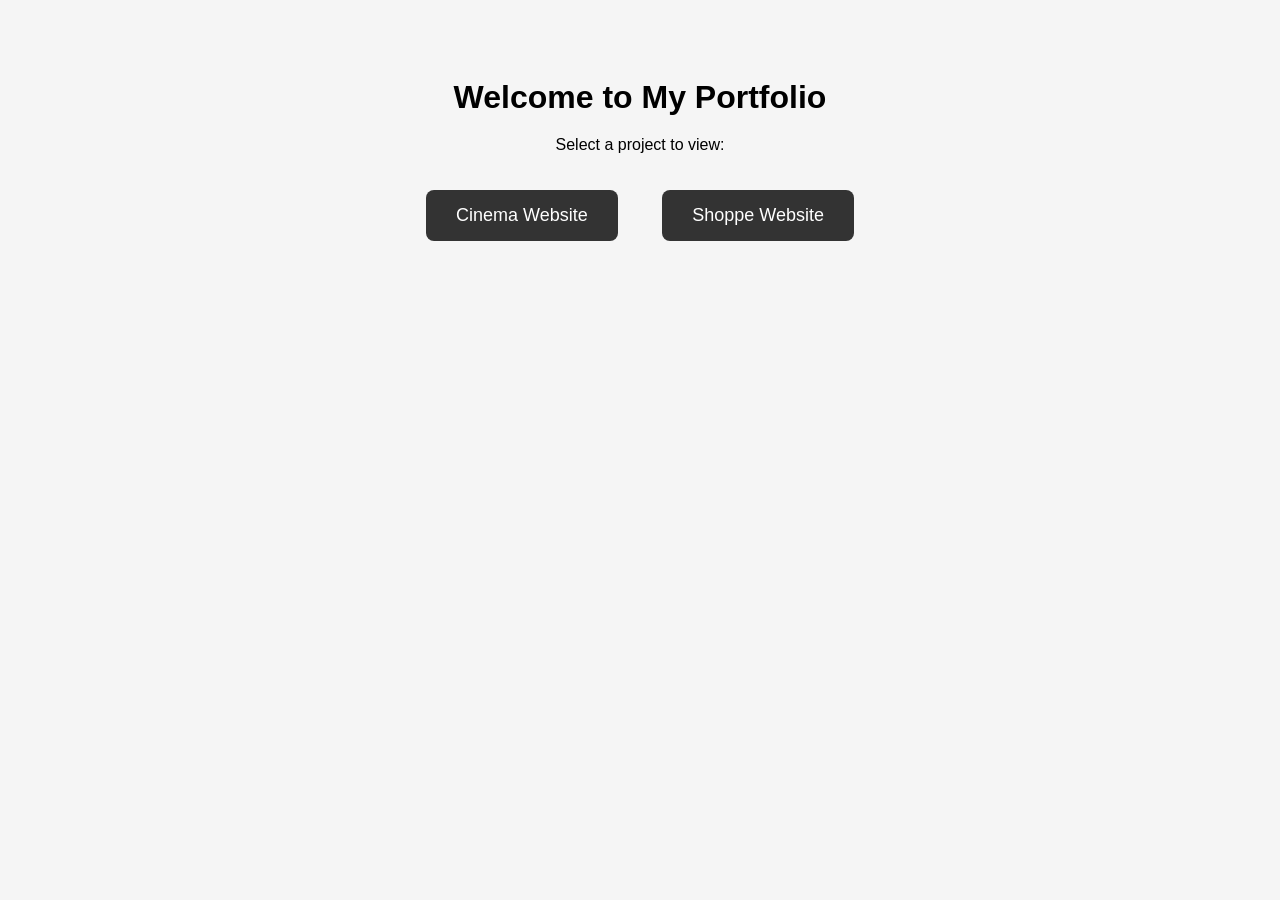
<file: index.html>
<!DOCTYPE html>
<html lang="en">
<head>
  <meta charset="UTF-8">
  <title>My Portfolio Projects</title>
  <style>
    body {
      font-family: Arial, sans-serif;
      text-align: center;
      padding: 50px;
      background: #f5f5f5;
    }
    h1 {
      margin-bottom: 20px;
    }
    .btn {
      display: inline-block;
      margin: 20px;
      padding: 15px 30px;
      font-size: 18px;
      text-decoration: none;
      color: white;
      background: #333;
      border-radius: 8px;
      transition: 0.3s;
    }
    .btn:hover {
      background: #555;
    }
  </style>
</head>
<body>
  <h1>Welcome to My Portfolio</h1>
  <p>Select a project to view:</p>

  <a class="btn" href="Website & Deployment/Website/Cinema/assets/html/home.html">Cinema Website</a>
  <a class="btn" href="Website & Deployment/Website/Shoppe but Improved/assets/html/home.html">Shoppe Website</a>
</body>
</html>
</file>
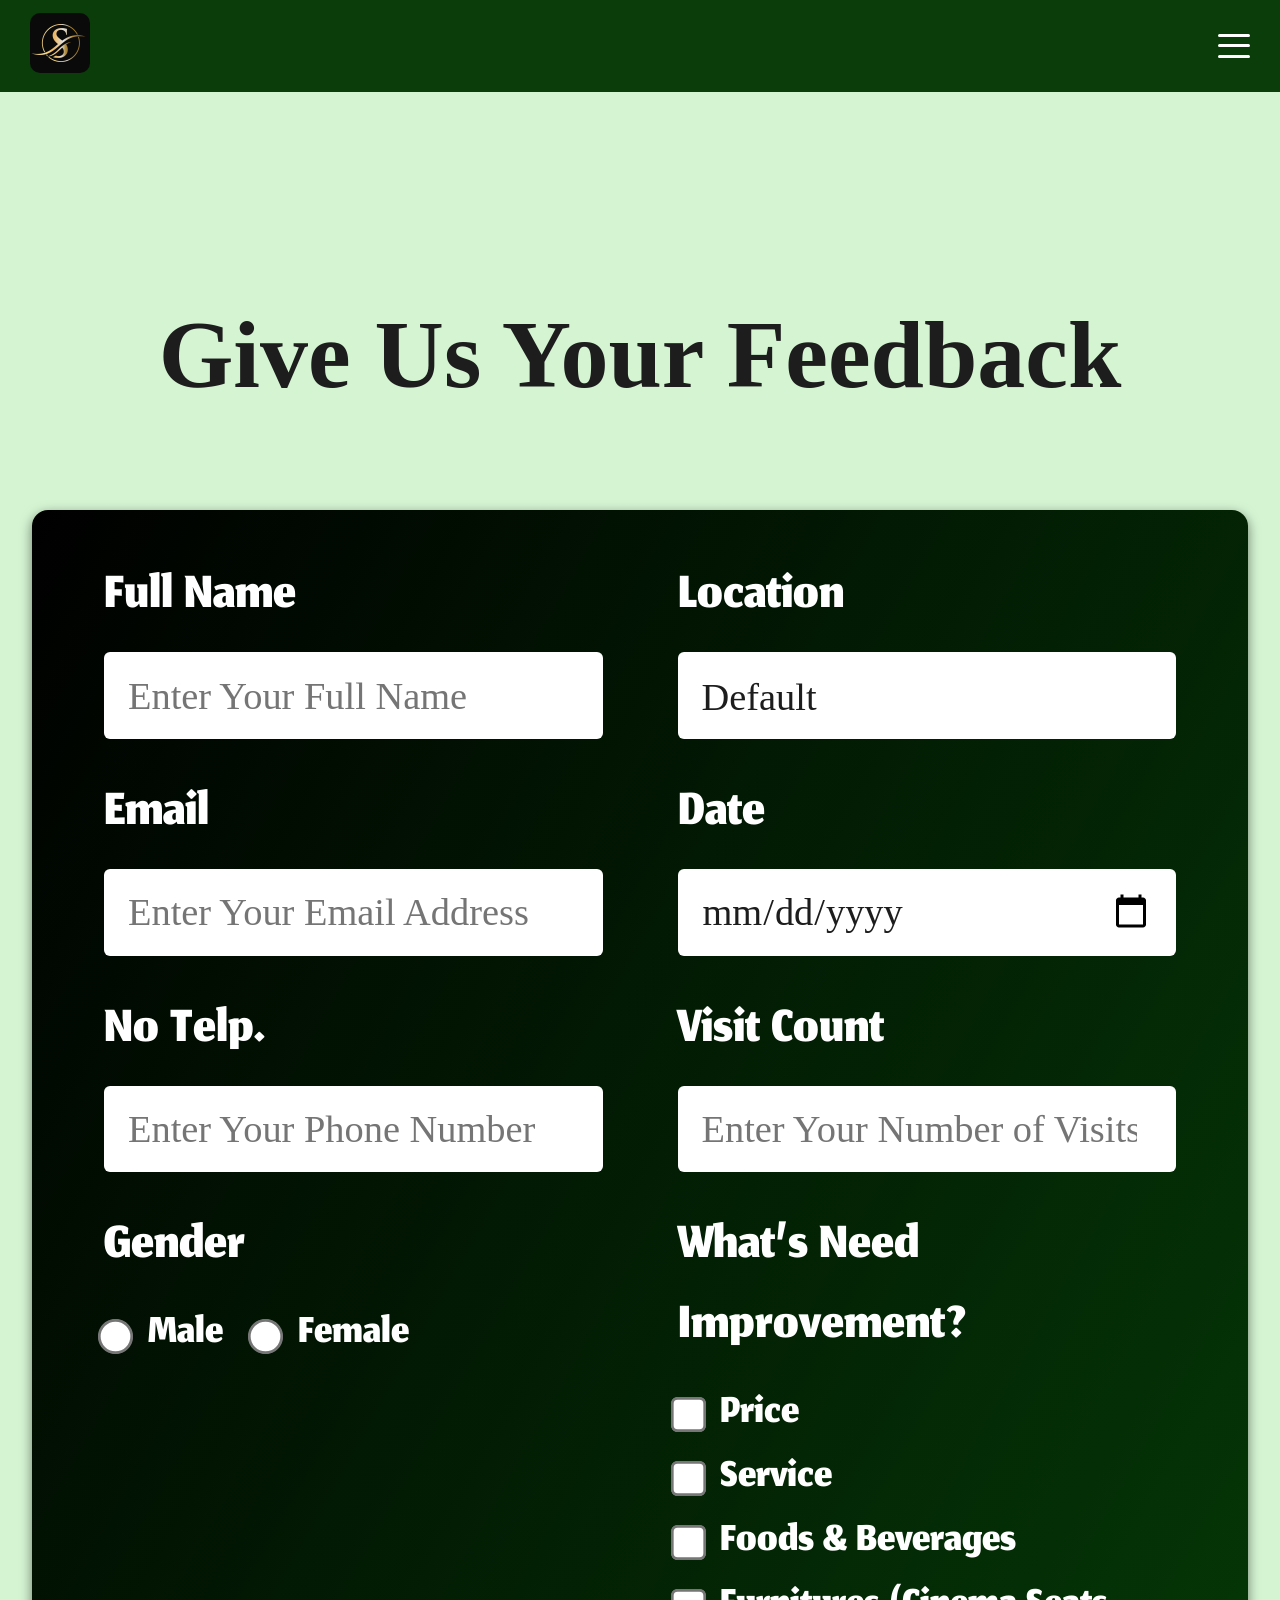
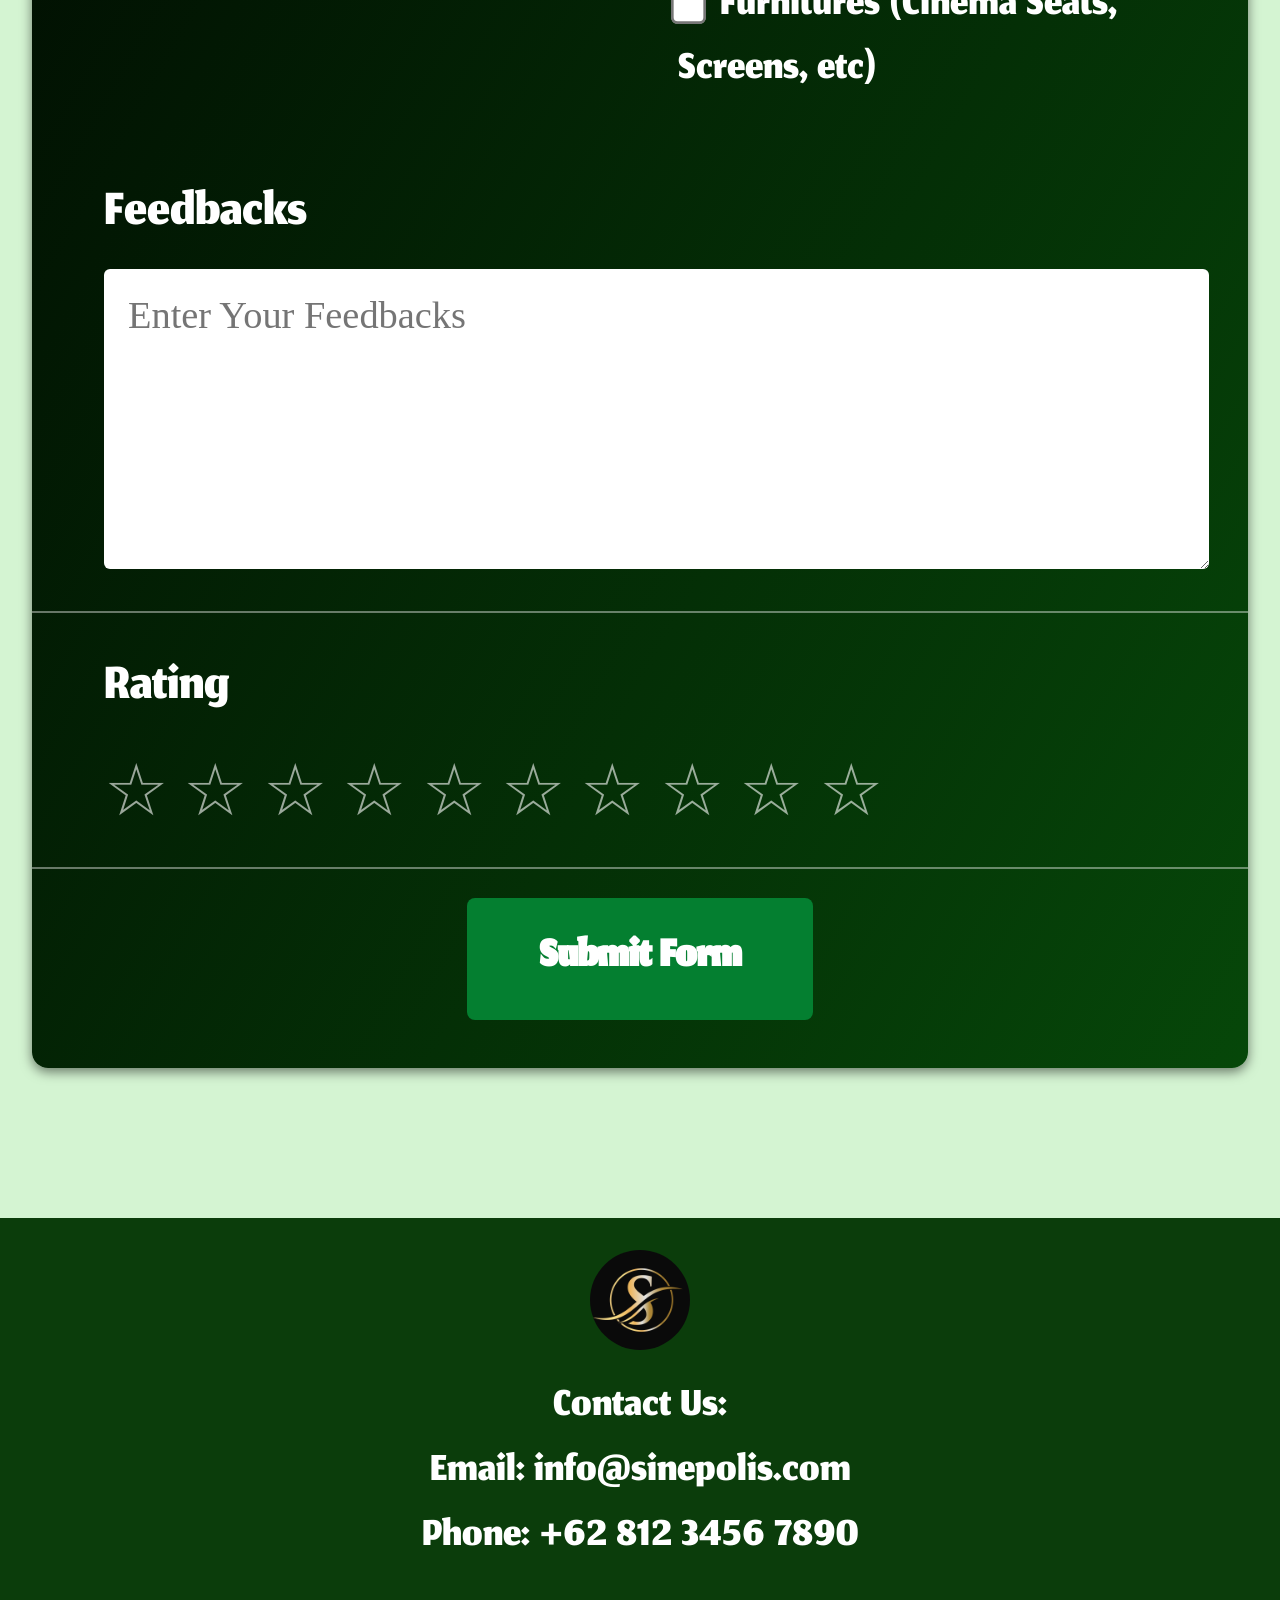
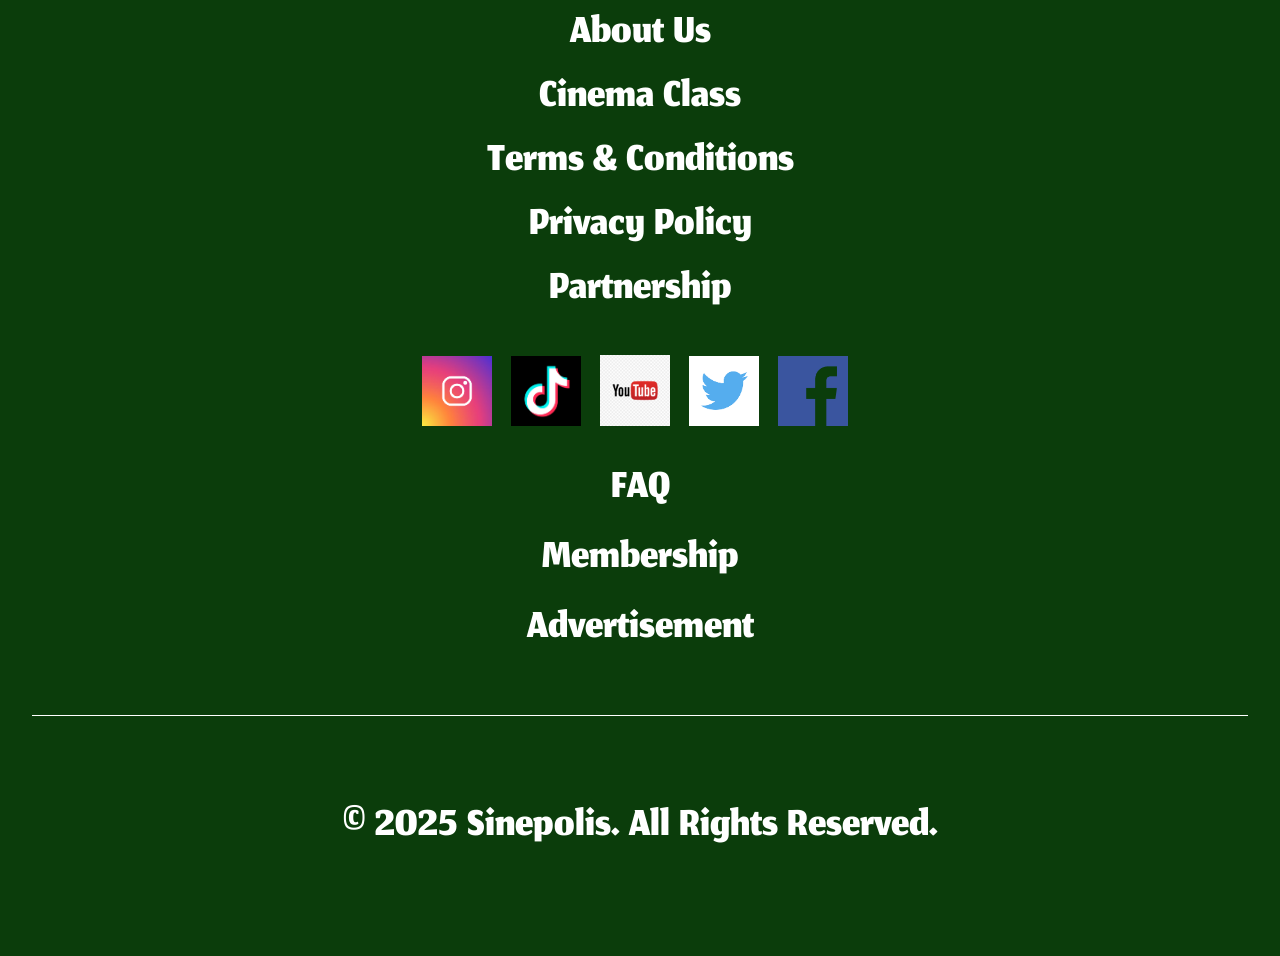
<file: Website & Deployment/Website/Cinema/assets/html/feedback.html>
<!DOCTYPE html>
<html lang="en">
<head>
  <meta charset="UTF-8" />
  <meta name="viewport" content="width=device-width, initial-scale=1.0"/>
  <title>Sinepolis - Feedback</title>

  <link rel="stylesheet" href="../css/home.css" />
  <link rel="stylesheet" href="../css/navbar.css" />
  <link rel="stylesheet" href="../css/feedback.css" />
  <link rel="stylesheet" href="../css/footer.css" />

  <link
    href="https://fonts.googleapis.com/css2?family=Jomhuria&family=Satoshi:wght@400;700&display=swap"
    rel="stylesheet"
  >
</head>
<body>
  <div class="navbar-placeholder"></div>

  <section class="title-section">
    <h1 class="feedback-title">Give Us Your Feedback</h1>
  </section>

  <section class="feedback-section">
    <div class="feedback-container">
      <div class="feedback-header"></div>

      <div class="feedback-body">
        <div class="col-left">
          <label for="full-name" class="lbl">Full Name</label>
          <input
            type="text"
            id="full-name"
            class="inp"
            placeholder="Enter Your Full Name"
          />

          <label for="email" class="lbl">Email</label>
          <input
            type="text"
            id="email"
            class="inp"
            placeholder="Enter Your Email Address"
          />

          <label for="phone" class="lbl">No Telp.</label>
          <input
            type="text"
            id="phone"
            class="inp"
            placeholder="Enter Your Phone Number"
          />

          <label class="lbl">Gender</label>
          <div class="gender-group">
            <input type="radio" id="gender-male" name="gender" value="Male" />
            <label for="gender-male" class="radio-label">Male</label>
            <input
              type="radio"
              id="gender-female"
              name="gender"
              value="Female"
            />
            <label for="gender-female" class="radio-label">Female</label>
          </div>
        </div>

        <div class="divider-vert"></div>

        <div class="col-right">
          <label for="location" class="lbl">Location</label>
          <select id="location" class="sel">
            <option value="">Default</option>
            <option value="Aceh">Aceh</option>
            <option value="Bali">Bali</option>
            <option value="Jakarta">Jakarta</option>
            <option value="Tangerang">Tangerang</option>
            <option value="Pekanbaru">Pekanbaru</option>
            <option value="Kalimantan">Kalimantan</option>
          </select>

          <label for="date" class="lbl">Date</label>
          <input type="date" id="date" class="inp-date" />

          <label for="visit-count" class="lbl">Visit Count</label>
          <input
            type="number"
            id="visit-count"
            class="inp"
            placeholder="Enter Your Number of Visits"
            min="1"
          />

          <label class="lbl">What’s Need Improvement?</label>
          <div class="checkbox-group">
            <input
              type="checkbox"
              id="imp-price"
              name="improvement"
              value="Price"
            />
            <label for="imp-price" class="cb-label">Price</label><br />

            <input
              type="checkbox"
              id="imp-service"
              name="improvement"
              value="Service"
            />
            <label for="imp-service" class="cb-label">Service</label><br />

            <input
              type="checkbox"
              id="imp-food"
              name="improvement"
              value="Foods & Beverages"
            />
            <label for="imp-food" class="cb-label">Foods & Beverages</label><br />

            <input
              type="checkbox"
              id="imp-furniture"
              name="improvement"
              value="Furnitures (Cinema Seats, Screens, etc)"
            />
            <label for="imp-furniture" class="cb-label"
              >Furnitures (Cinema Seats, Screens, etc)</label
            ><br />
          </div>
        </div>
      </div>

      <div class="feedback-fullwidth">
        <label for="feedback" class="lbl">Feedbacks</label>
        <textarea
          id="feedback"
          class="txtarea-full"
          placeholder="Enter Your Feedbacks"
        ></textarea>
      </div>

      <div class="rating-section">
        <label class="lbl">Rating</label>
        <div class="stars-row">
          <span class="star" data-value="1">&#9734;</span>
          <span class="star" data-value="2">&#9734;</span>
          <span class="star" data-value="3">&#9734;</span>
          <span class="star" data-value="4">&#9734;</span>
          <span class="star" data-value="5">&#9734;</span>
          <span class="star" data-value="6">&#9734;</span>
          <span class="star" data-value="7">&#9734;</span>
          <span class="star" data-value="8">&#9734;</span>
          <span class="star" data-value="9">&#9734;</span>
          <span class="star" data-value="10">&#9734;</span>
        </div>
      </div>

      <div class="submit-section">
        <button type="button" id="submit-btn" class="btn-submit">
          Submit Form
        </button>
      </div>
    </div>
  </section>

  <div id="validation-modal" class="modal">
    <div class="modal-content">
      <span class="modal-close">&times;</span>
      <div class="modal-header">
        <h2>Oops!</h2>
        <img
          src="../../src/images/feed.png"
          alt="Feedback Icon"
          class="modal-img"
        />
      </div>

      <div class="modal-body">
        <p id="modal-message"></p>
      </div>
      <div class="modal-footer">
        <button class="modal-ok-btn">OK</button>
      </div>
    </div>
  </div>

  <div id="success-modal" class="modal">
    <div class="modal-content">
      <span class="modal-close">&times;</span>
      <div class="modal-header">
        <h2>Thank You!</h2>
        <img
          src="../../src/images/thanks.png"
          alt="Thank You Icon"
          class="modal-img"
        />
      </div>

      <div class="modal-body">
        <p>thank you for your feedbacks</p>
      </div>
      <div class="modal-footer">
        <button class="modal-ok-btn">OK</button>
      </div>
    </div>
  </div>

  <div class="footer-placeholder"></div>

  <script src="../js/navbar.js"></script>
  <script src="../js/feedback.js"></script>
  <script src="../js/footer.js"></script>
</body>
</html>
</file>
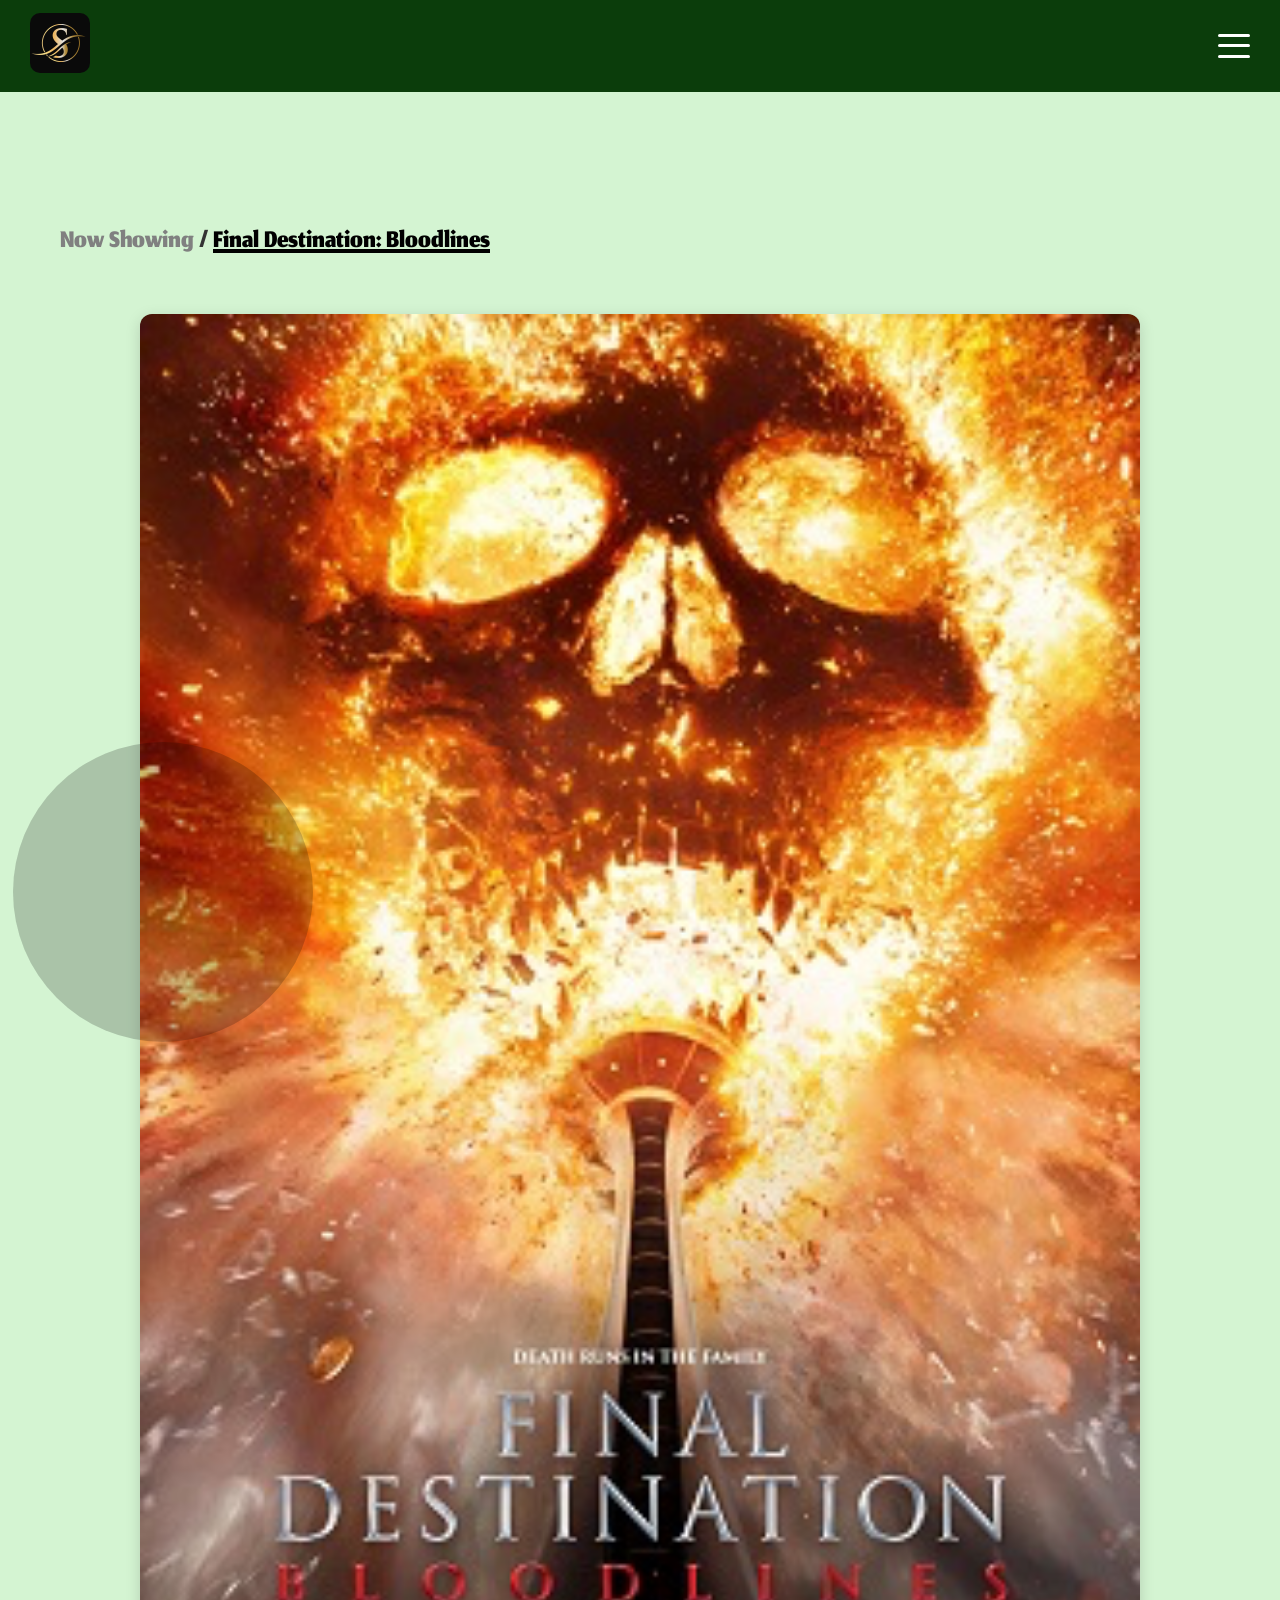
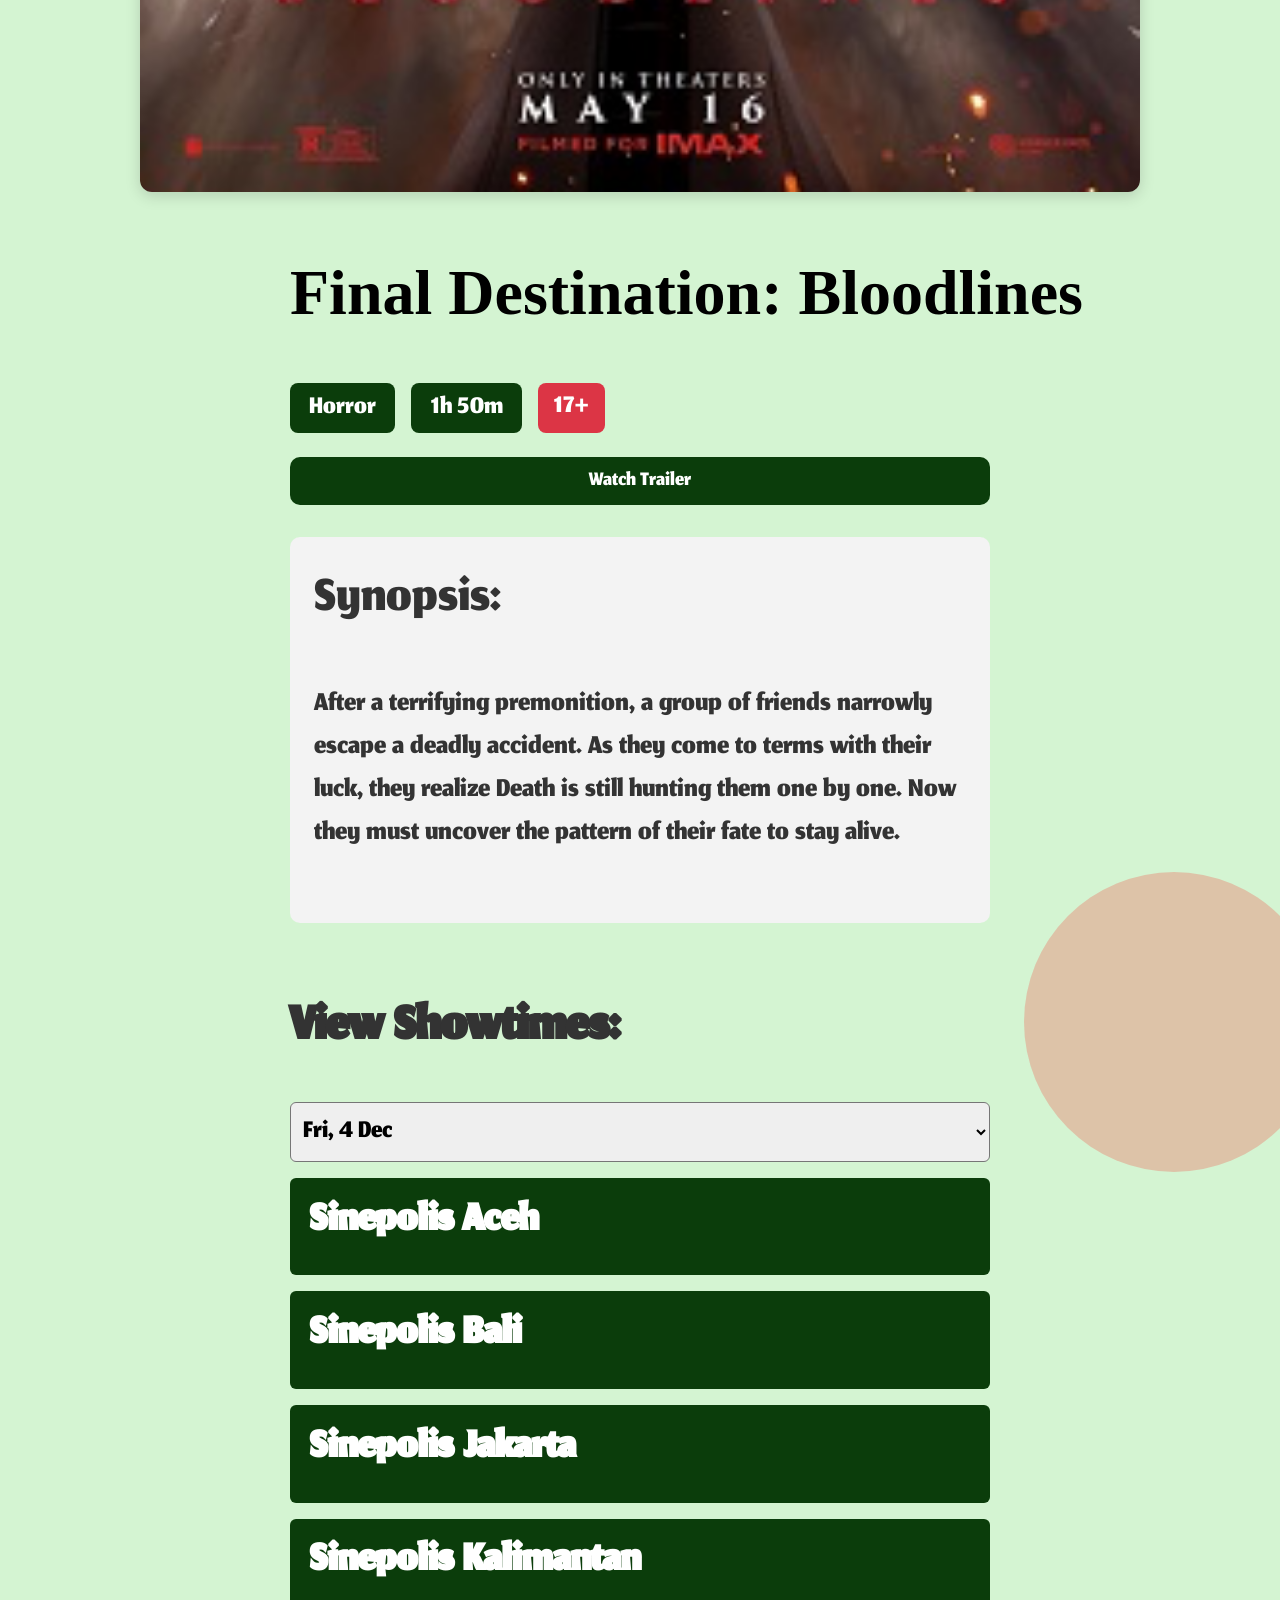
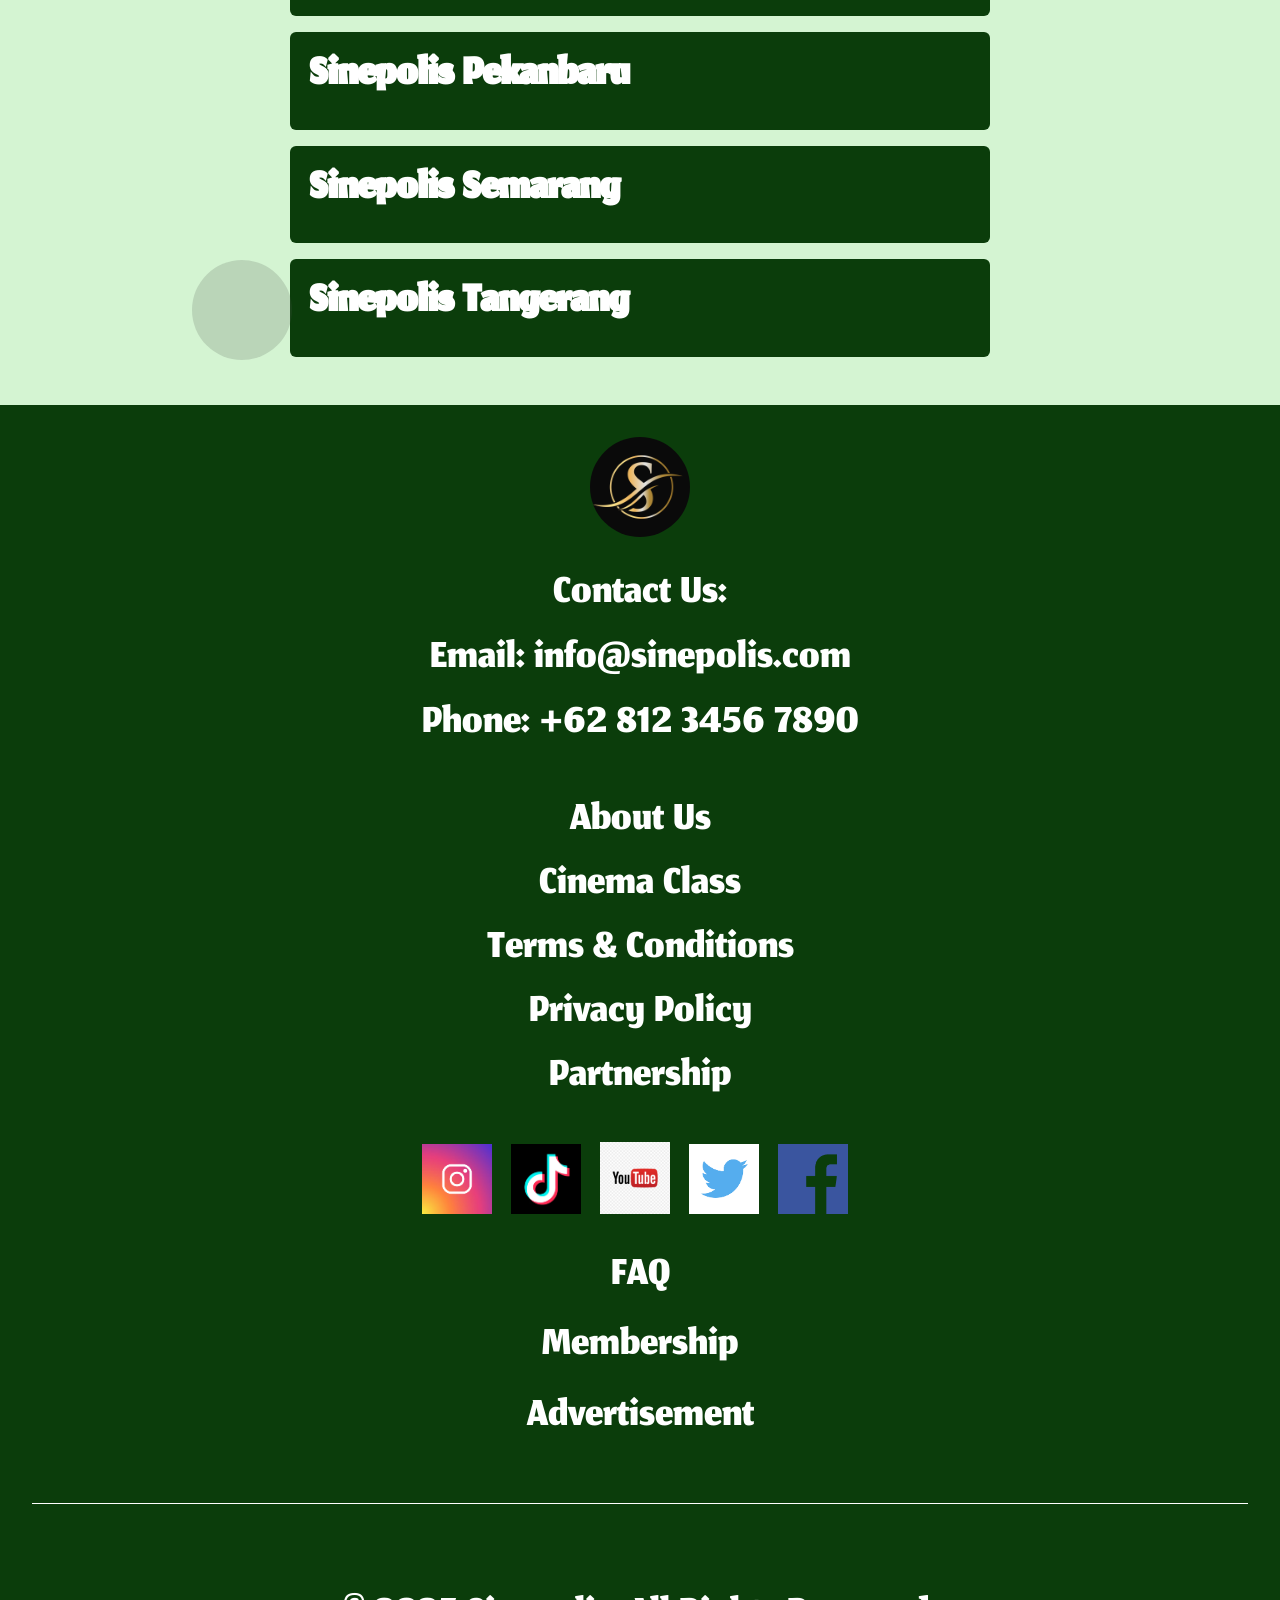
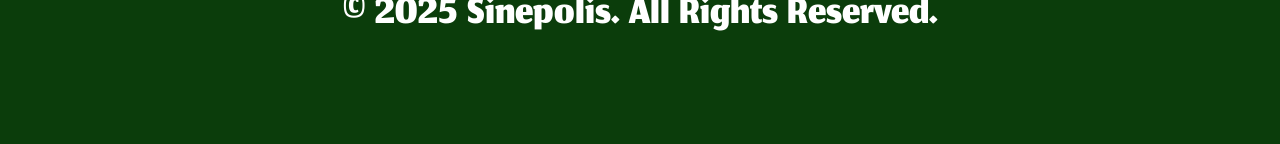
<file: Website & Deployment/Website/Cinema/assets/html/movie1.html>
<!DOCTYPE html>
<html lang="en">
<head>
  <meta charset="UTF-8" />
  <meta name="viewport" content="width=device-width, initial-scale=1.0" />
  <title>Final Destination: Bloodlines – Sinepolis</title>
  <link rel="stylesheet" href="../css/navbar.css" />
  <link rel="stylesheet" href="../css/footer.css" />
  <link rel="stylesheet" href="../css/movie1.css" />
  <link href="https://fonts.googleapis.com/css2?family=Jomhuria&display=swap" rel="stylesheet">
</head>
<body>
    <div class="circle-bg">
        <div class="circle circle1"></div>
        <div class="circle circle2"></div>
        <div class="circle circle3"></div>
    </div>

    <div class="navbar-placeholder"></div>

  <div class="breadcrumb">
    <a href="nowshowing.html" class="breadcrumb-link">Now Showing</a> /
    <span class="breadcrumb-current">Final Destination: Bloodlines</span>
  </div>

  <section class="movie-detail">
    <div class="detail-content">
      <img src="../../src/images/FD.png" alt="Final Destination: Bloodlines" class="detail-poster" />


      <div class="detail-info">
        <h1 class="movie-title">Final Destination: Bloodlines</h1>
        <div class="movie-tags">
          <span class="tag">Horror</span>
          <span class="tag">1h 50m</span>
          <span class="pg pg-17">17+</span>
        </div>
        <button class="trailer-btn">Watch Trailer</button>

        <div class="synopsis-box">
          <span class="text">Synopsis:</span>
          <p>
            After a terrifying premonition, a group of friends narrowly escape a deadly accident. As they come to terms with their luck, they realize Death is still hunting them one by one. Now they must uncover the pattern of their fate to stay alive.
          </p>
        </div>

        <h2 class="showtime-title">View Showtimes:</h2>
        <select id="date-dropdown" class="date-dropdown"></select>
        <div id="showtime-container" class="locations-dropdown"></div>
      </div>
    </div>
  </section>

  <div class="footer-placeholder"></div>

  <script src="../js/navbar.js"></script>
  <script src="../js/footer.js"></script>
  <script src="../js/seats.js"></script>
</body>
</html>
</file>
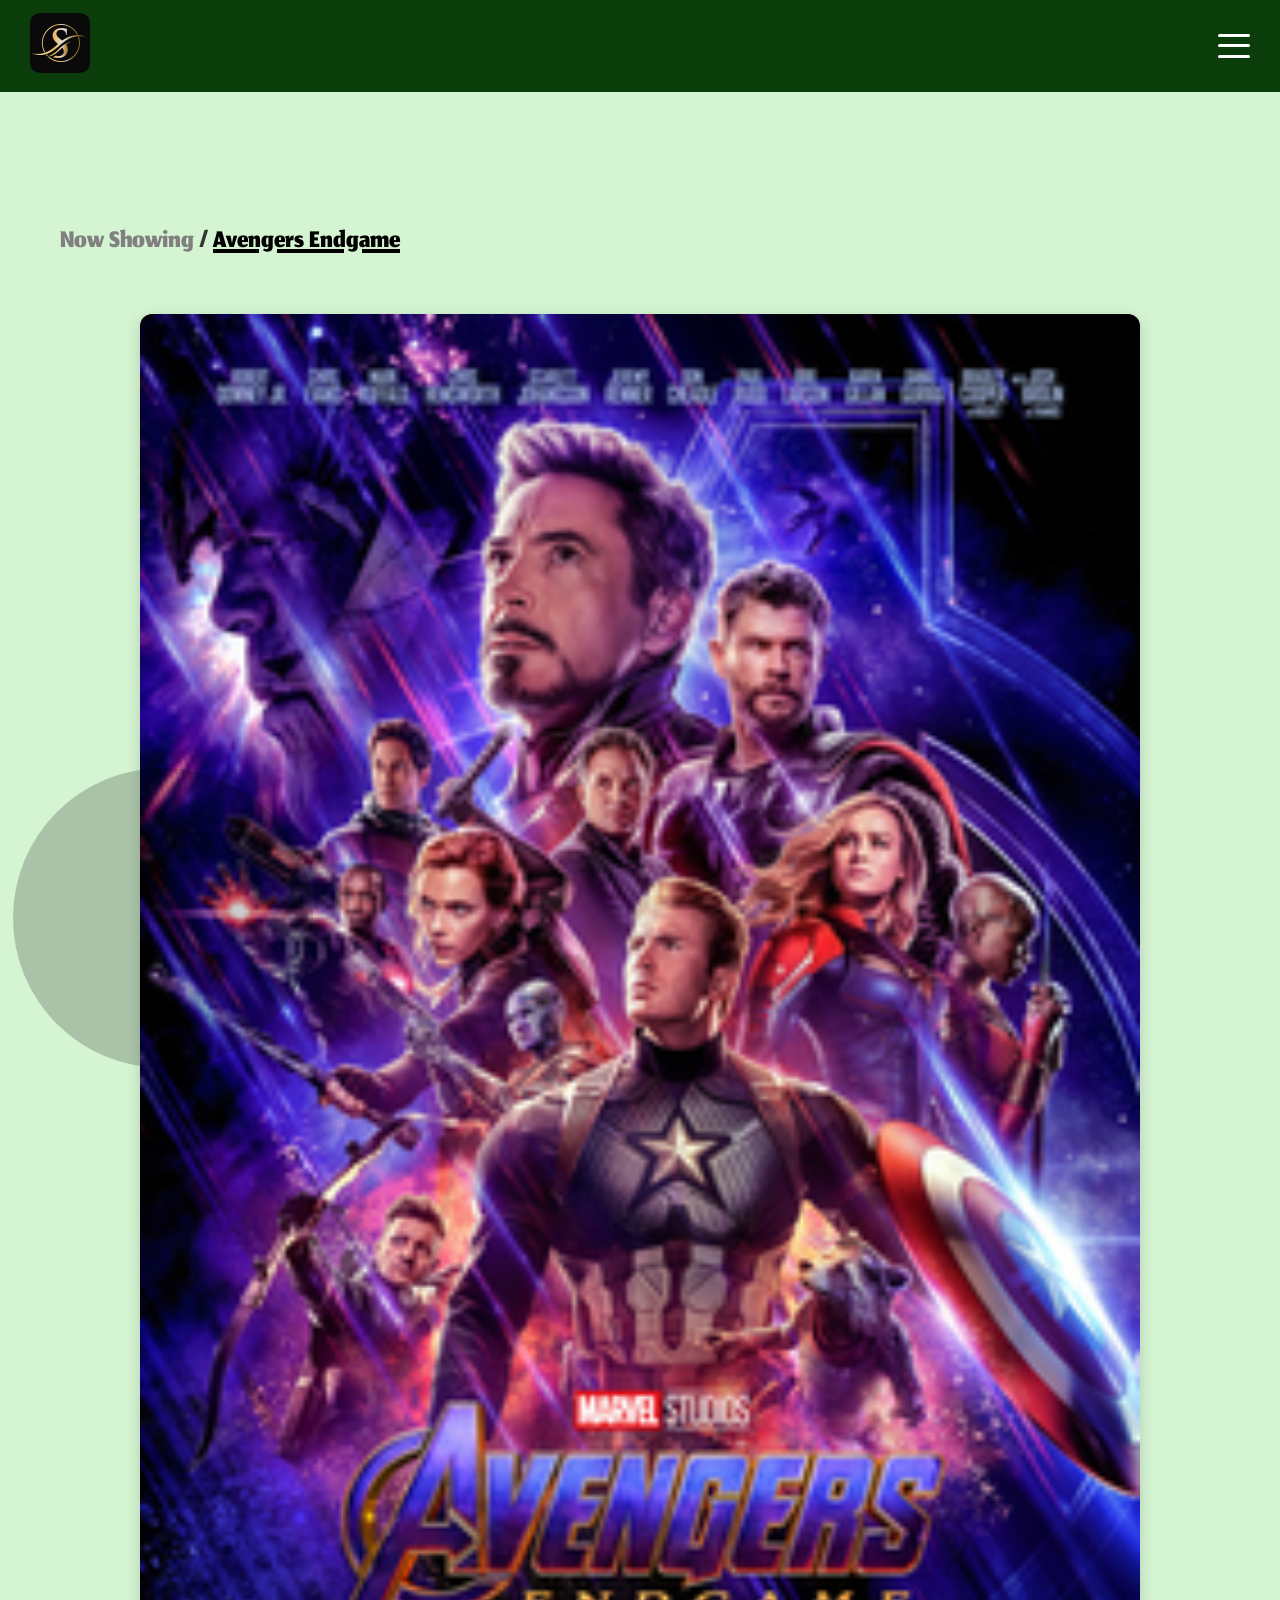
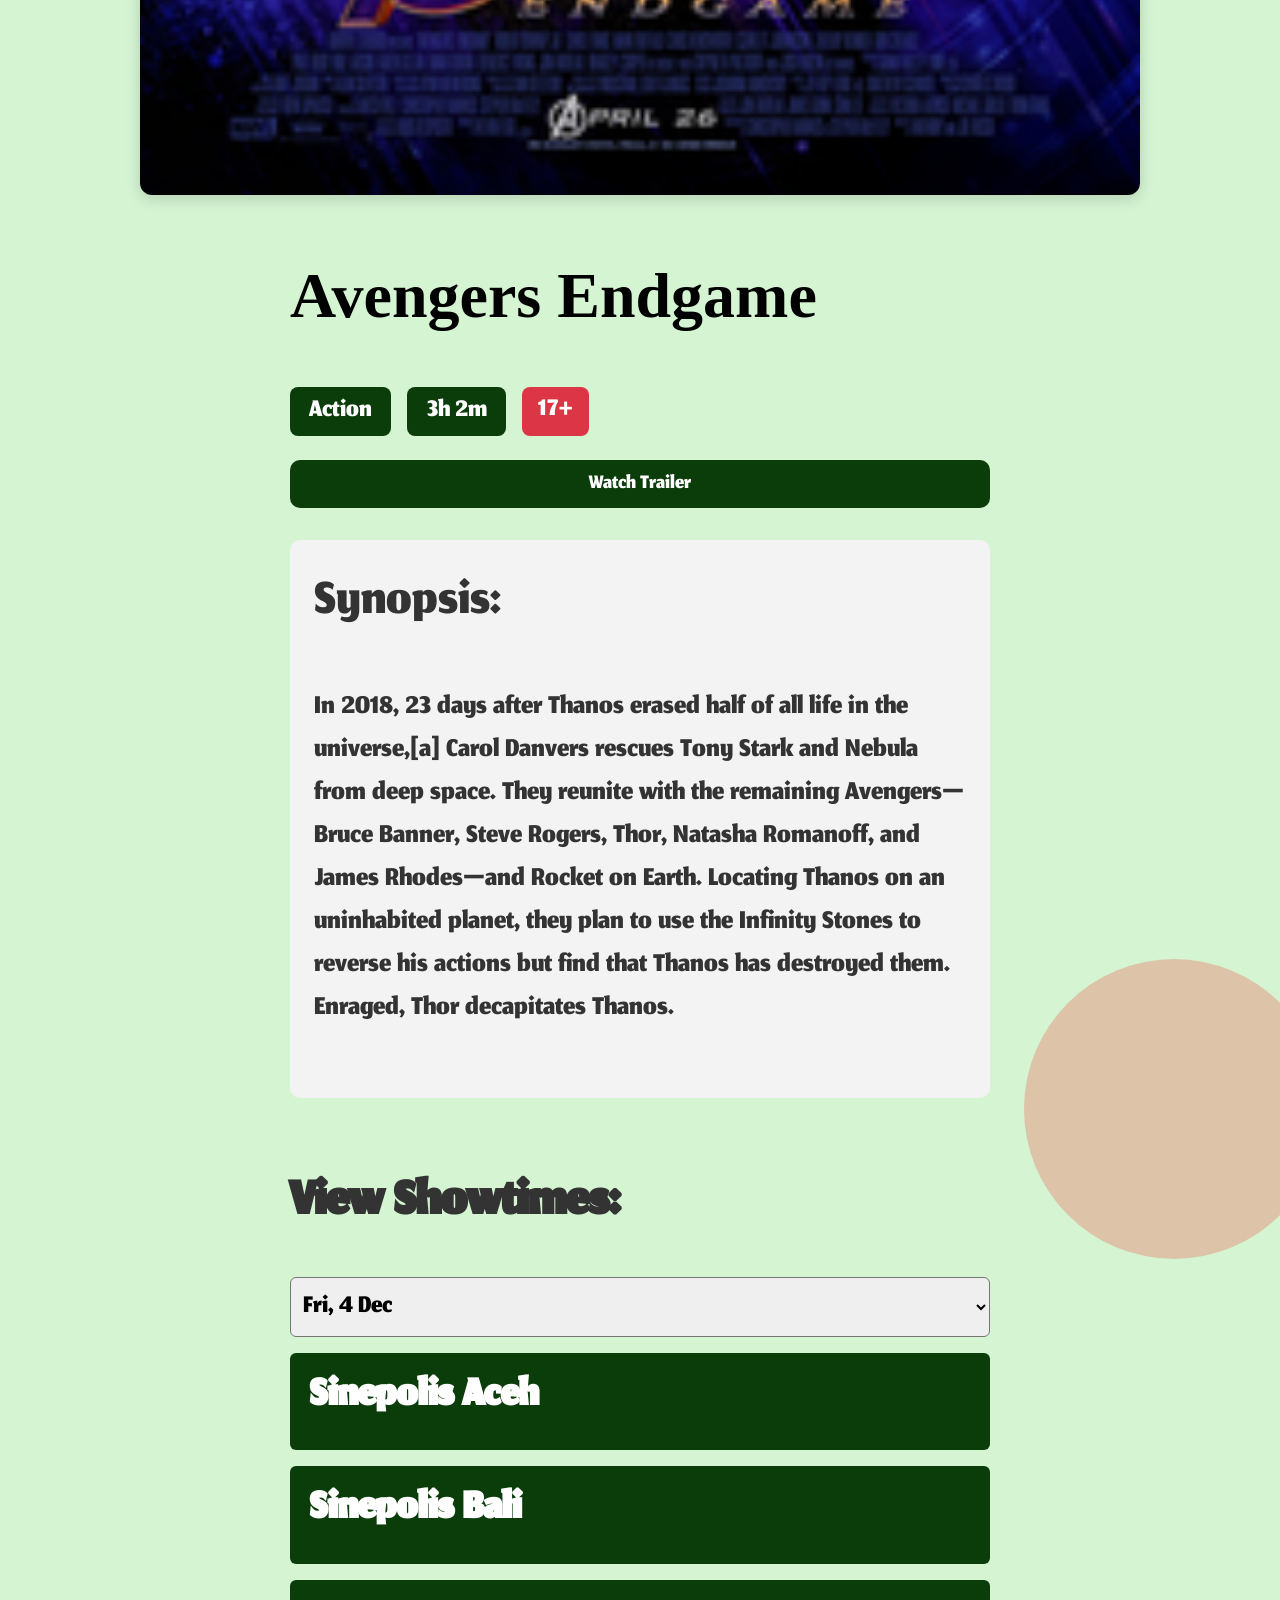
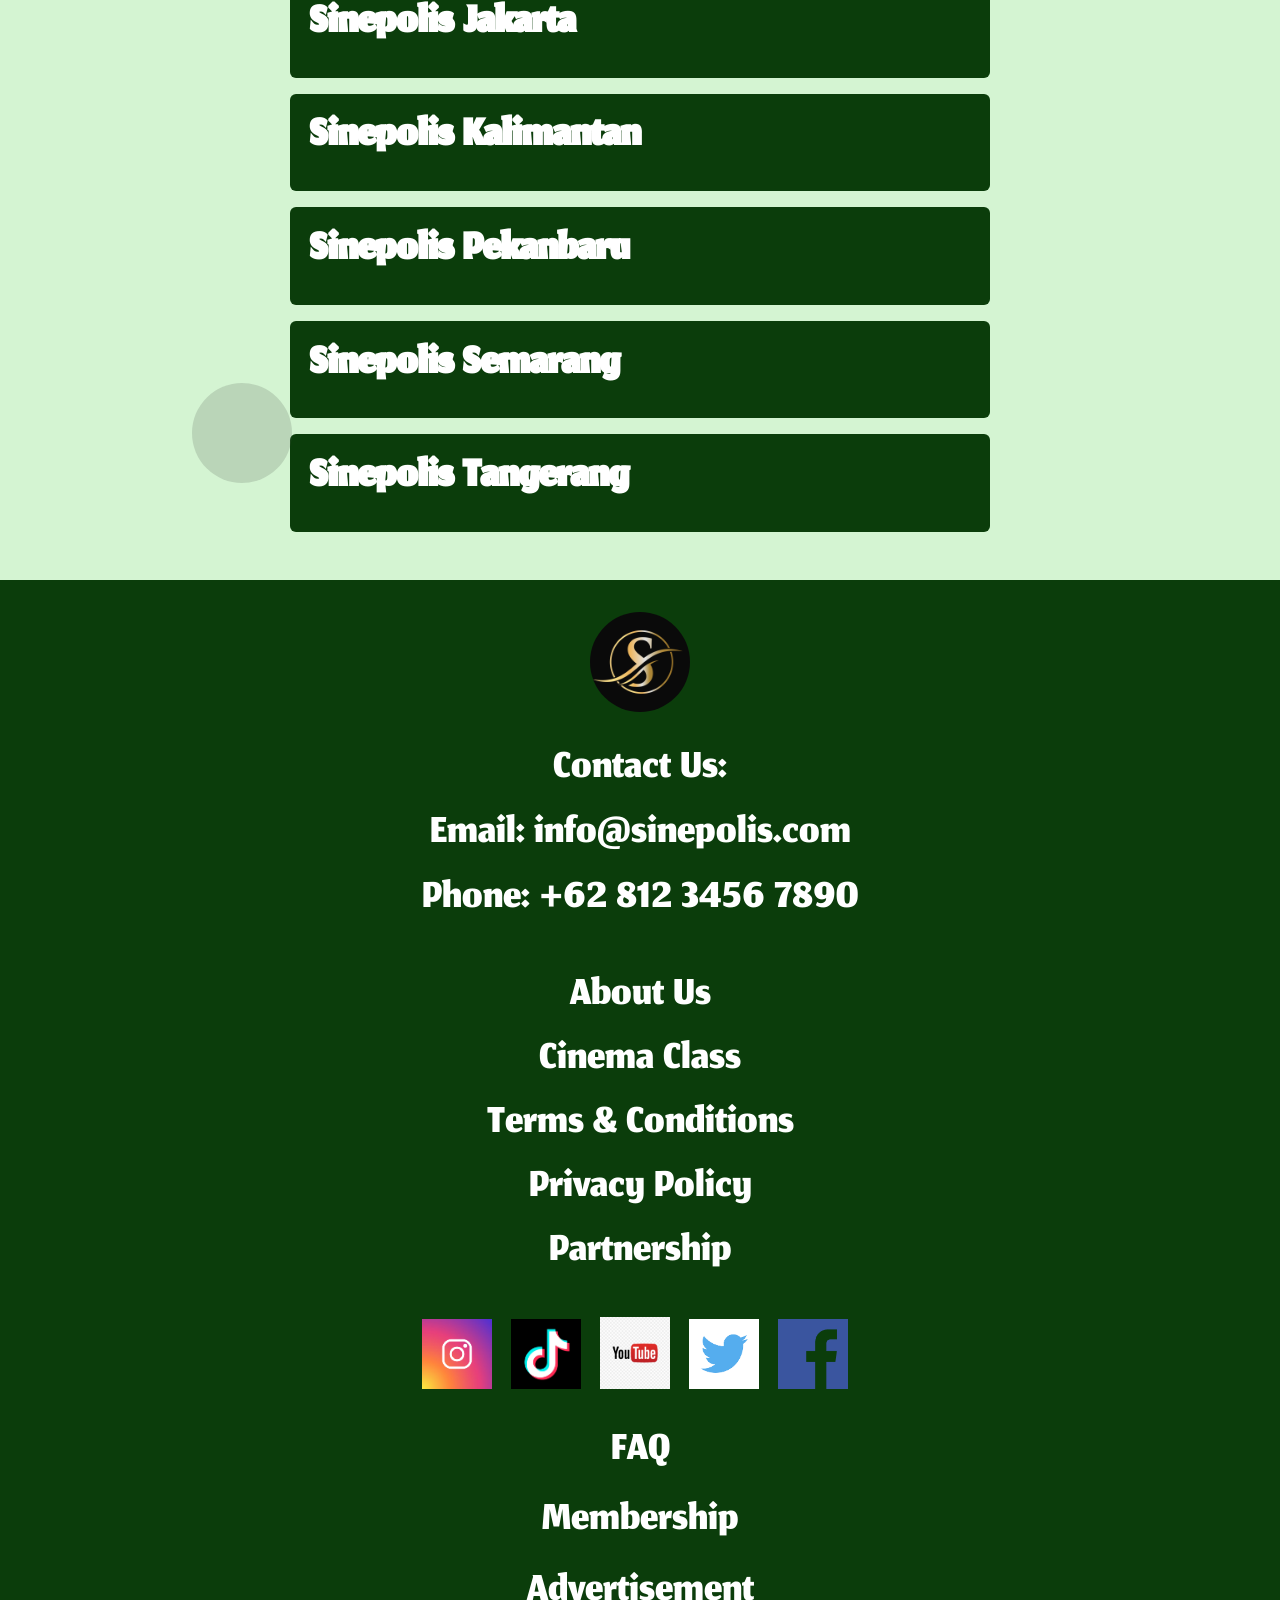
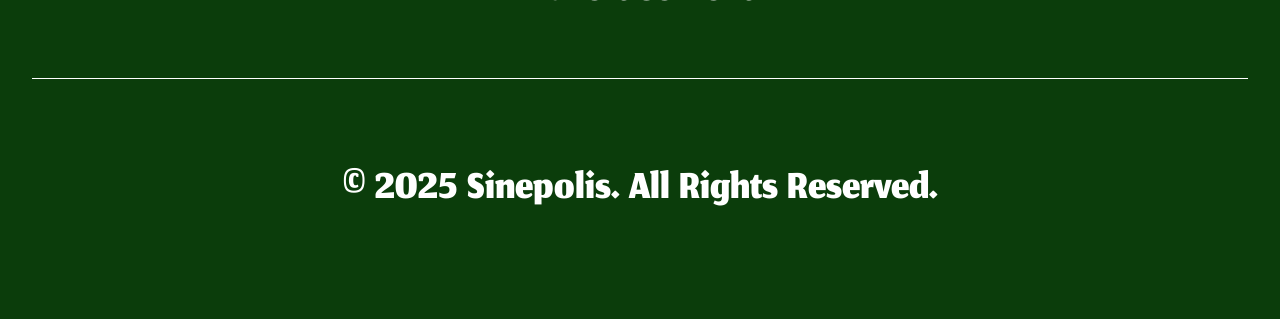
<file: Website & Deployment/Website/Cinema/assets/html/movie2.html>
<!DOCTYPE html>
<html lang="en">
<head>
  <meta charset="UTF-8" />
  <meta name="viewport" content="width=device-width, initial-scale=1.0" />
  <title>Avengers EndGame – Sinepolis</title>
  <link rel="stylesheet" href="../css/navbar.css" />
  <link rel="stylesheet" href="../css/footer.css" />
  <link rel="stylesheet" href="../css/movie1.css" />
  <link href="https://fonts.googleapis.com/css2?family=Jomhuria&display=swap" rel="stylesheet">
</head>
<body>
    <div class="circle-bg">
        <div class="circle circle1"></div>
        <div class="circle circle2"></div>
        <div class="circle circle3"></div>
    </div>

    <div class="navbar-placeholder"></div>

  <div class="breadcrumb">
    <a href="nowshowing.html" class="breadcrumb-link">Now Showing</a> /
    <span class="breadcrumb-current">Avengers Endgame</span>
  </div>

  <section class="movie-detail">
    <div class="detail-content">
      <img src="../../src/images/ENDGAME.png" alt="Avengers EndGame" class="detail-poster" />
      <div class="detail-info">
        <h1 class="movie-title">Avengers Endgame</h1>
        <div class="movie-tags">
          <span class="tag">Action</span>
          <span class="tag">3h 2m</span>
          <span class="pg pg-17">17+</span>
        </div>
        <button class="trailer-btn">Watch Trailer</button>

        <div class="synopsis-box">
          <span class="text">Synopsis:</span>
          <p>
            In 2018, 23 days after Thanos erased half of all life in the universe,[a] Carol Danvers rescues Tony Stark and Nebula from deep space. They reunite with the remaining Avengers—Bruce Banner, Steve Rogers, Thor, Natasha Romanoff, and James Rhodes—and Rocket on Earth. Locating Thanos on an uninhabited planet, they plan to use the Infinity Stones to reverse his actions but find that Thanos has destroyed them. Enraged, Thor decapitates Thanos.
          </p>
        </div>

        <h2 class="showtime-title">View Showtimes:</h2>
        <select id="date-dropdown" class="date-dropdown"></select>
        <div id="showtime-container" class="locations-dropdown"></div>
      </div>
    </div>
  </section>

  <div class="footer-placeholder"></div>

  <script src="../js/navbar.js"></script>
  <script src="../js/footer.js"></script>
  <script src="../js/seats2.js"></script>
</body>
</html>
</file>
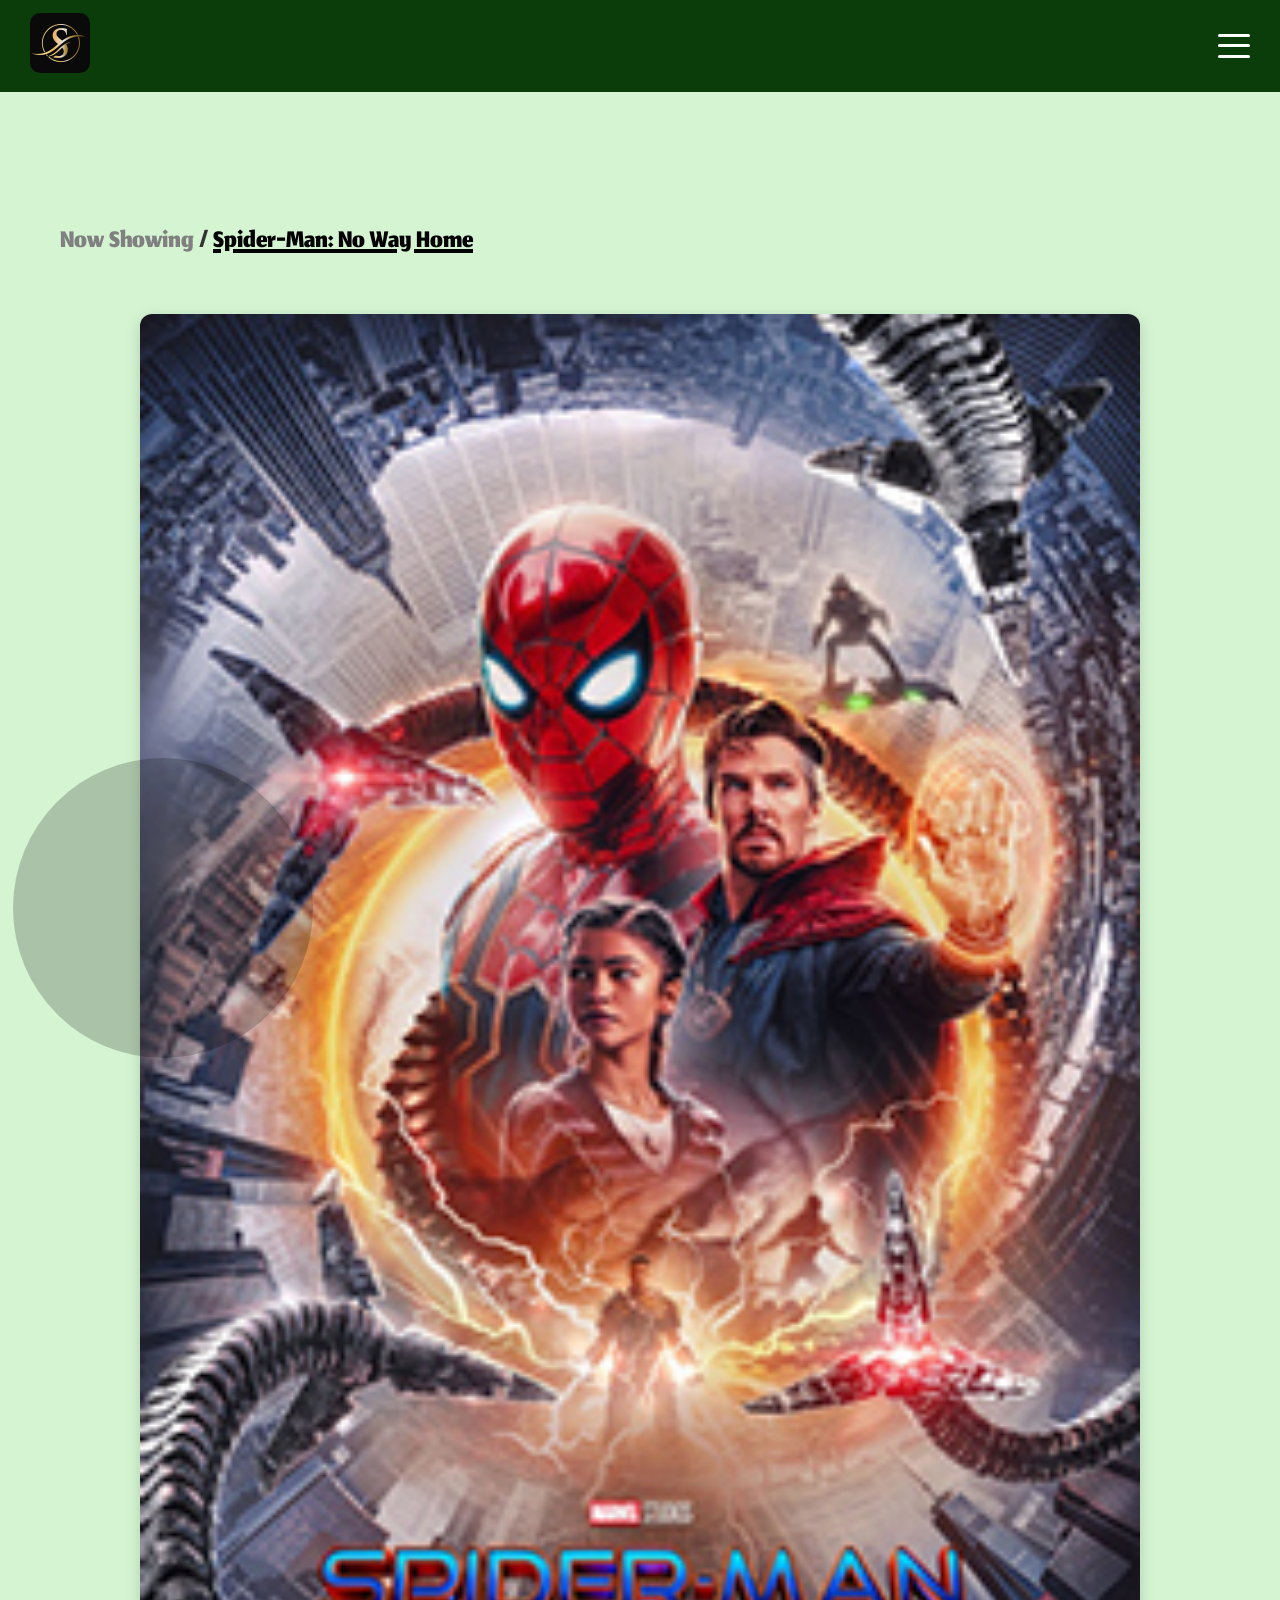
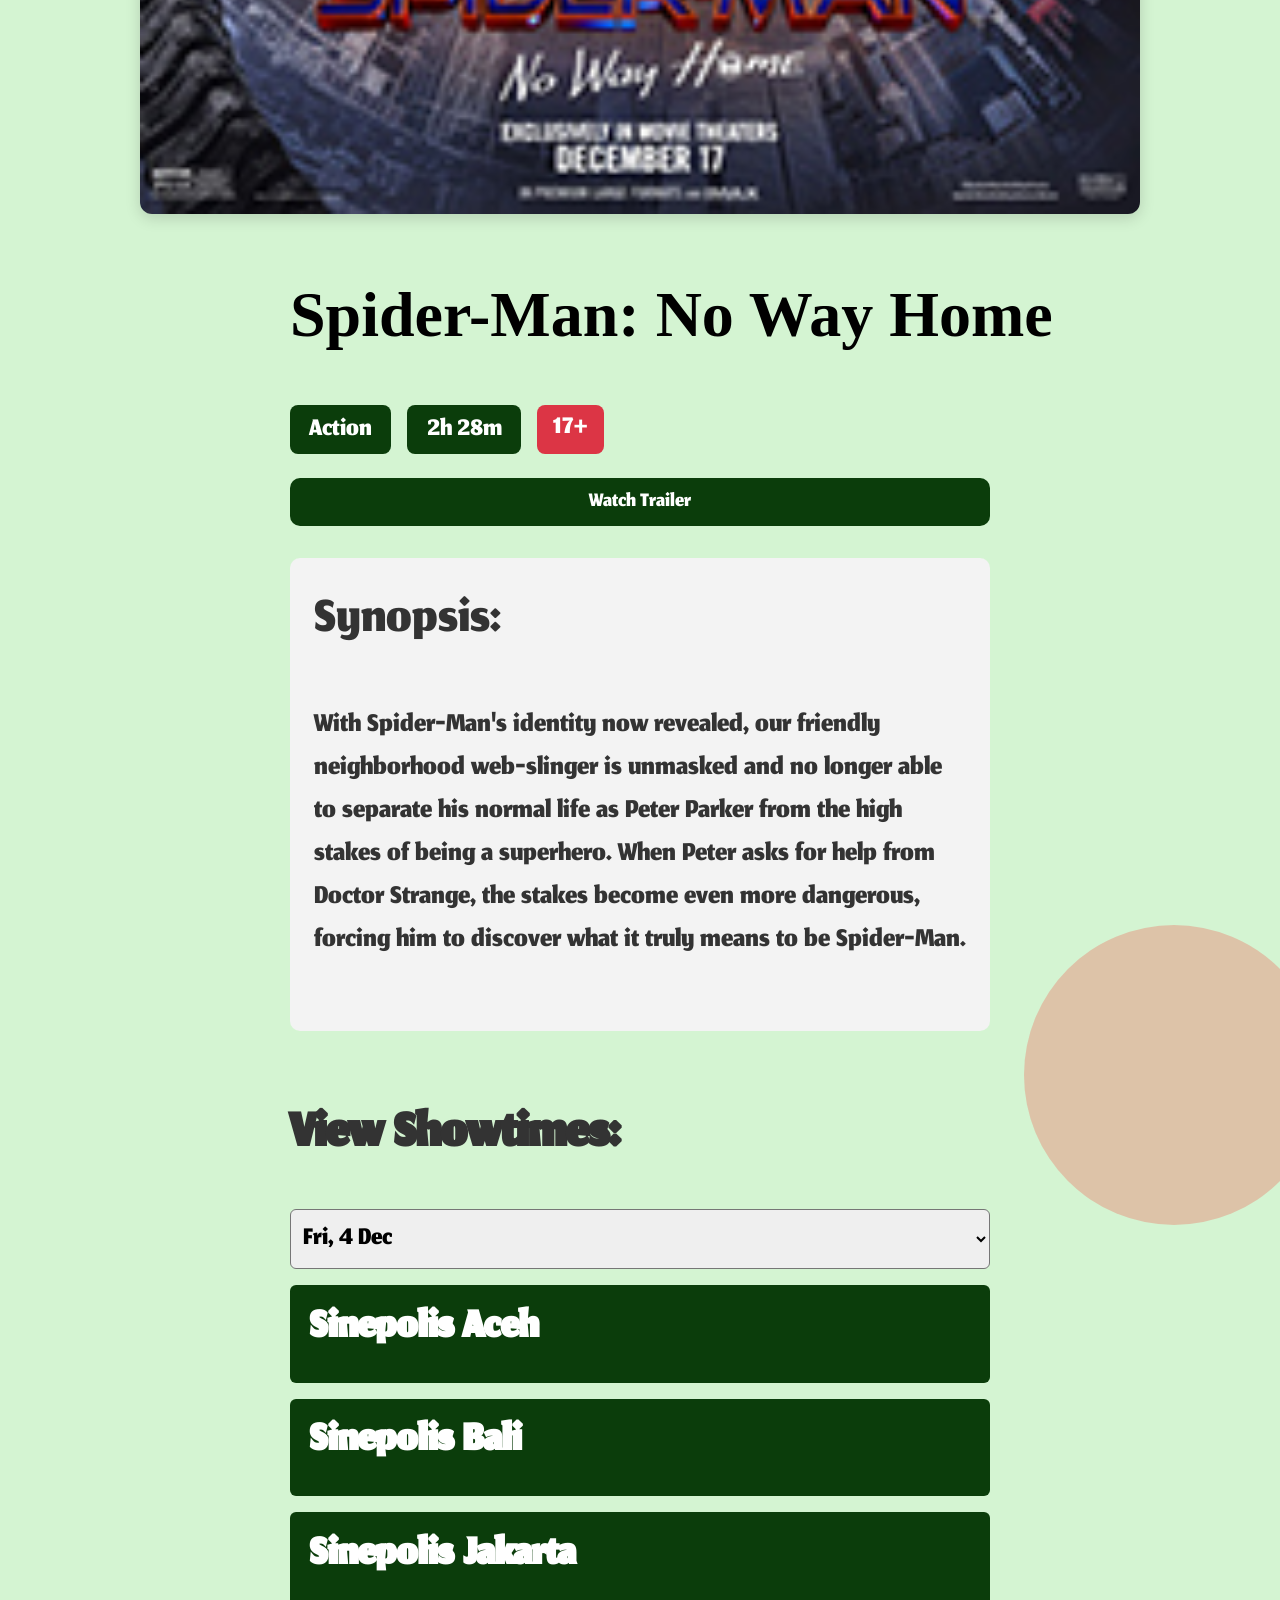
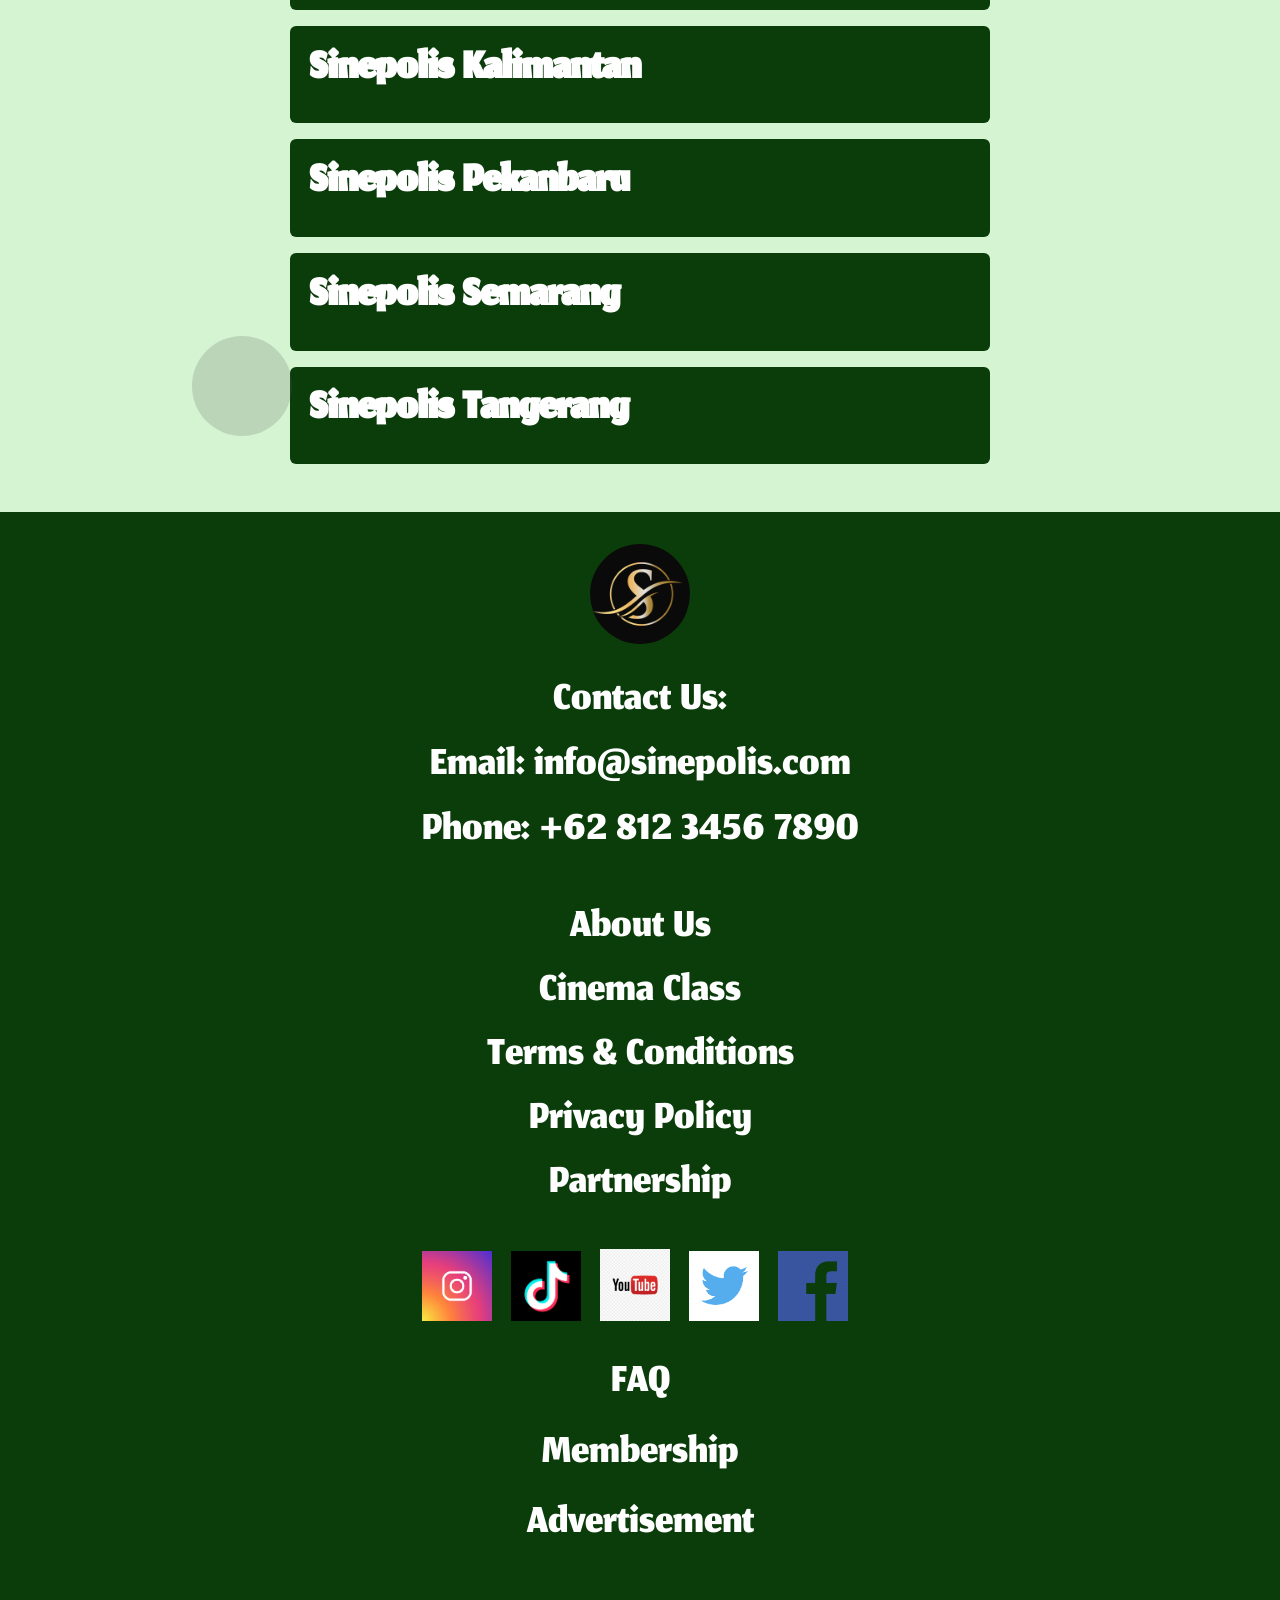
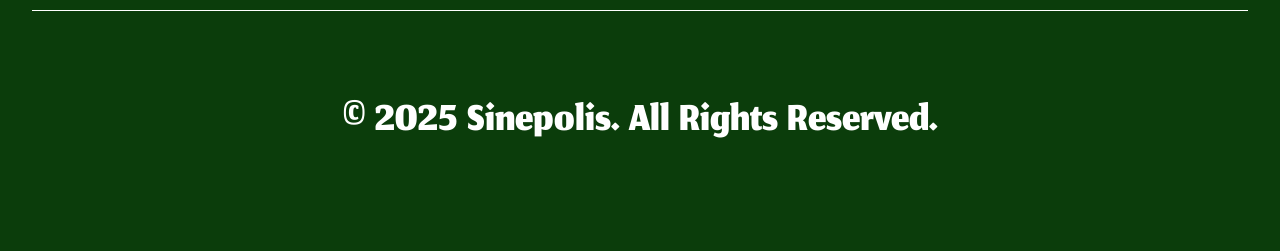
<file: Website & Deployment/Website/Cinema/assets/html/movie3.html>
<!DOCTYPE html>
<html lang="en">
<head>
  <meta charset="UTF-8" />
  <meta name="viewport" content="width=device-width, initial-scale=1.0" />
  <title>Spider-Man: No Way Home – Sinepolis</title>
  <link rel="stylesheet" href="../css/navbar.css" />
  <link rel="stylesheet" href="../css/footer.css" />
  <link rel="stylesheet" href="../css/movie1.css" />
  <link href="https://fonts.googleapis.com/css2?family=Jomhuria&display=swap" rel="stylesheet">
</head>
<body>
    <div class="circle-bg">
        <div class="circle circle1"></div>
        <div class="circle circle2"></div>
        <div class="circle circle3"></div>
    </div>

    <div class="navbar-placeholder"></div>

  <div class="breadcrumb">
    <a href="nowshowing.html" class="breadcrumb-link">Now Showing</a> /
    <span class="breadcrumb-current">Spider-Man: No Way Home</span>
  </div>

  <section class="movie-detail">
    <div class="detail-content">
      <img src="../../src/images/NWH.png" alt="Spider-Man: No Way Home" class="detail-poster" />
      <div class="detail-info">
        <h1 class="movie-title">Spider-Man: No Way Home</h1>
        <div class="movie-tags">
          <span class="tag">Action</span>
          <span class="tag">2h 28m</span>
          <span class="pg pg-17">17+</span>
        </div>
        <button class="trailer-btn">Watch Trailer</button>

        <div class="synopsis-box">
          <span class="text">Synopsis:</span>
          <p>
            With Spider-Man's identity now revealed, our friendly neighborhood web-slinger is unmasked and no longer able to separate his normal life as Peter Parker from the high stakes of being a superhero. When Peter asks for help from Doctor Strange, the stakes become even more dangerous, forcing him to discover what it truly means to be Spider-Man.
          </p>
        </div>

        <h2 class="showtime-title">View Showtimes:</h2>
        <select id="date-dropdown" class="date-dropdown"></select>
        <div id="showtime-container" class="locations-dropdown"></div>
      </div>
    </div>
  </section>

  <div class="footer-placeholder"></div>

  <script src="../js/navbar.js"></script>
  <script src="../js/footer.js"></script>
  <script src="../js/seats3.js"></script>
</body>
</html>
</file>
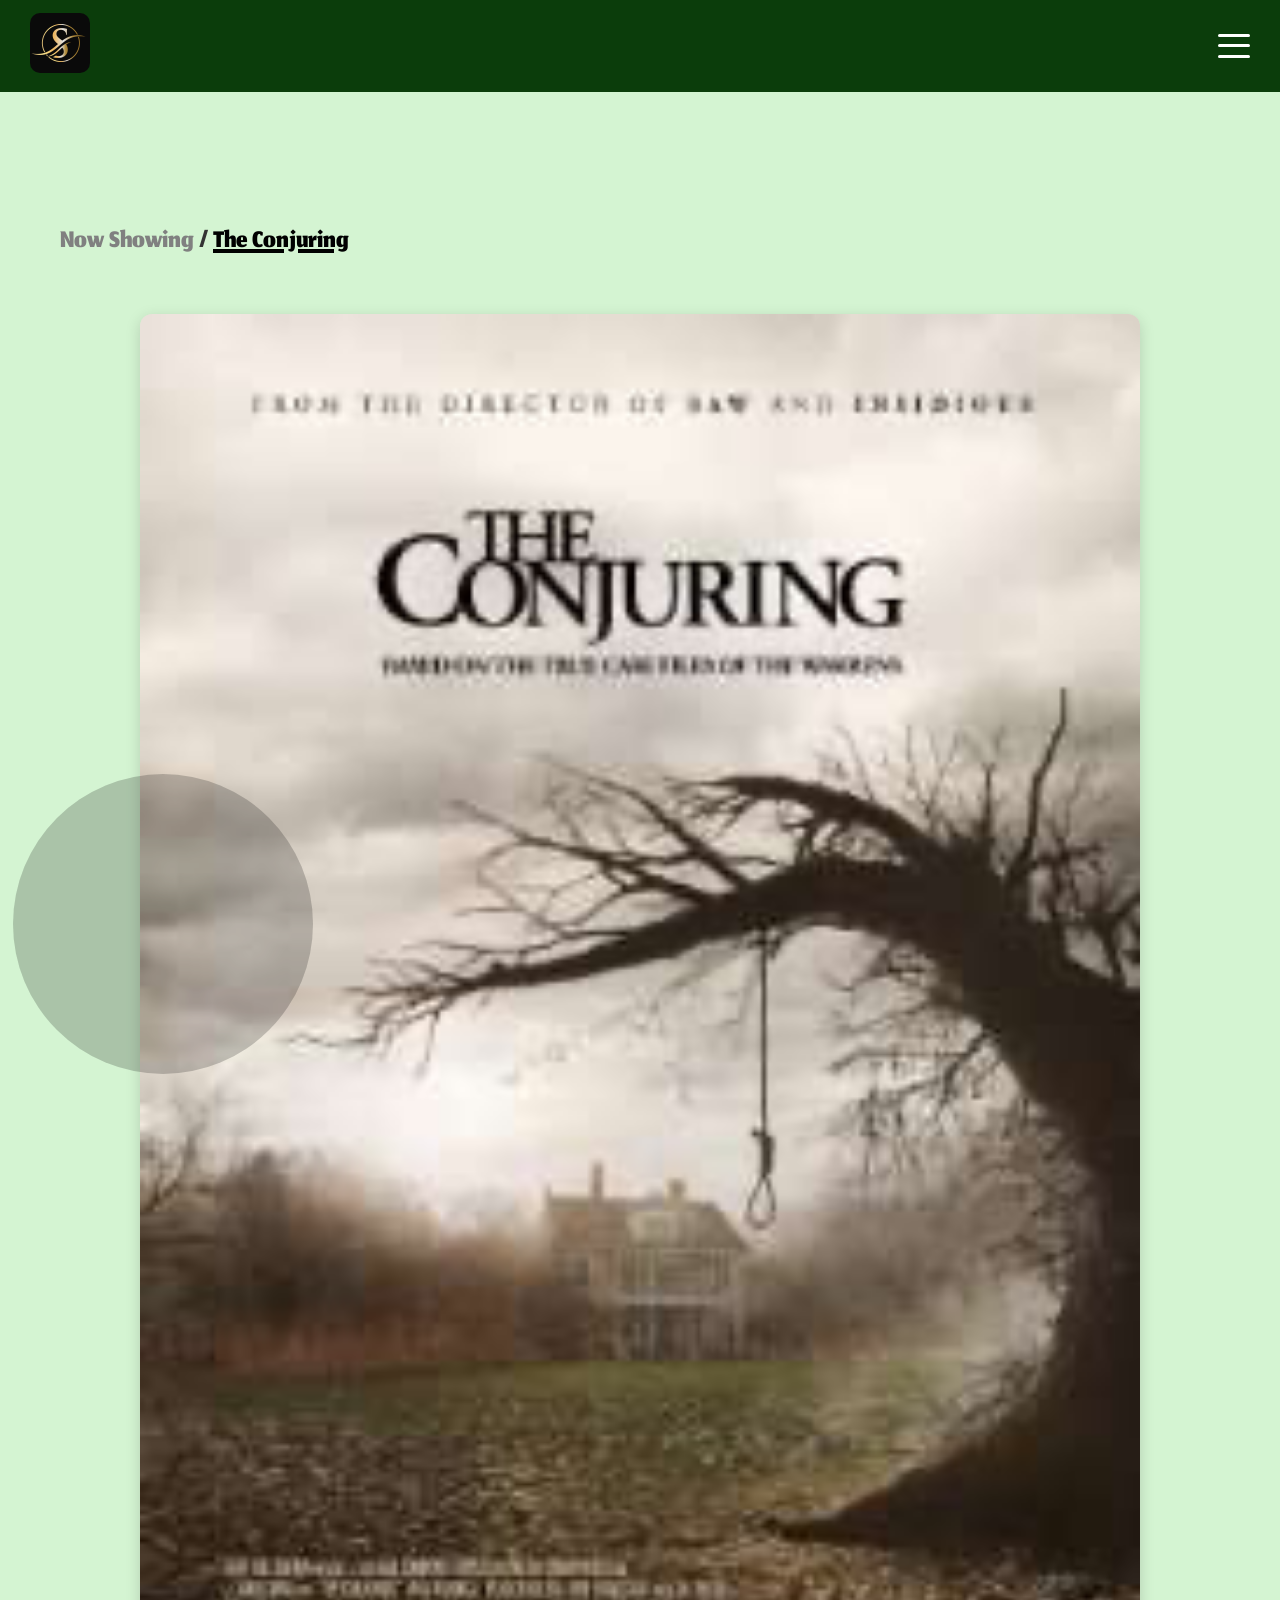
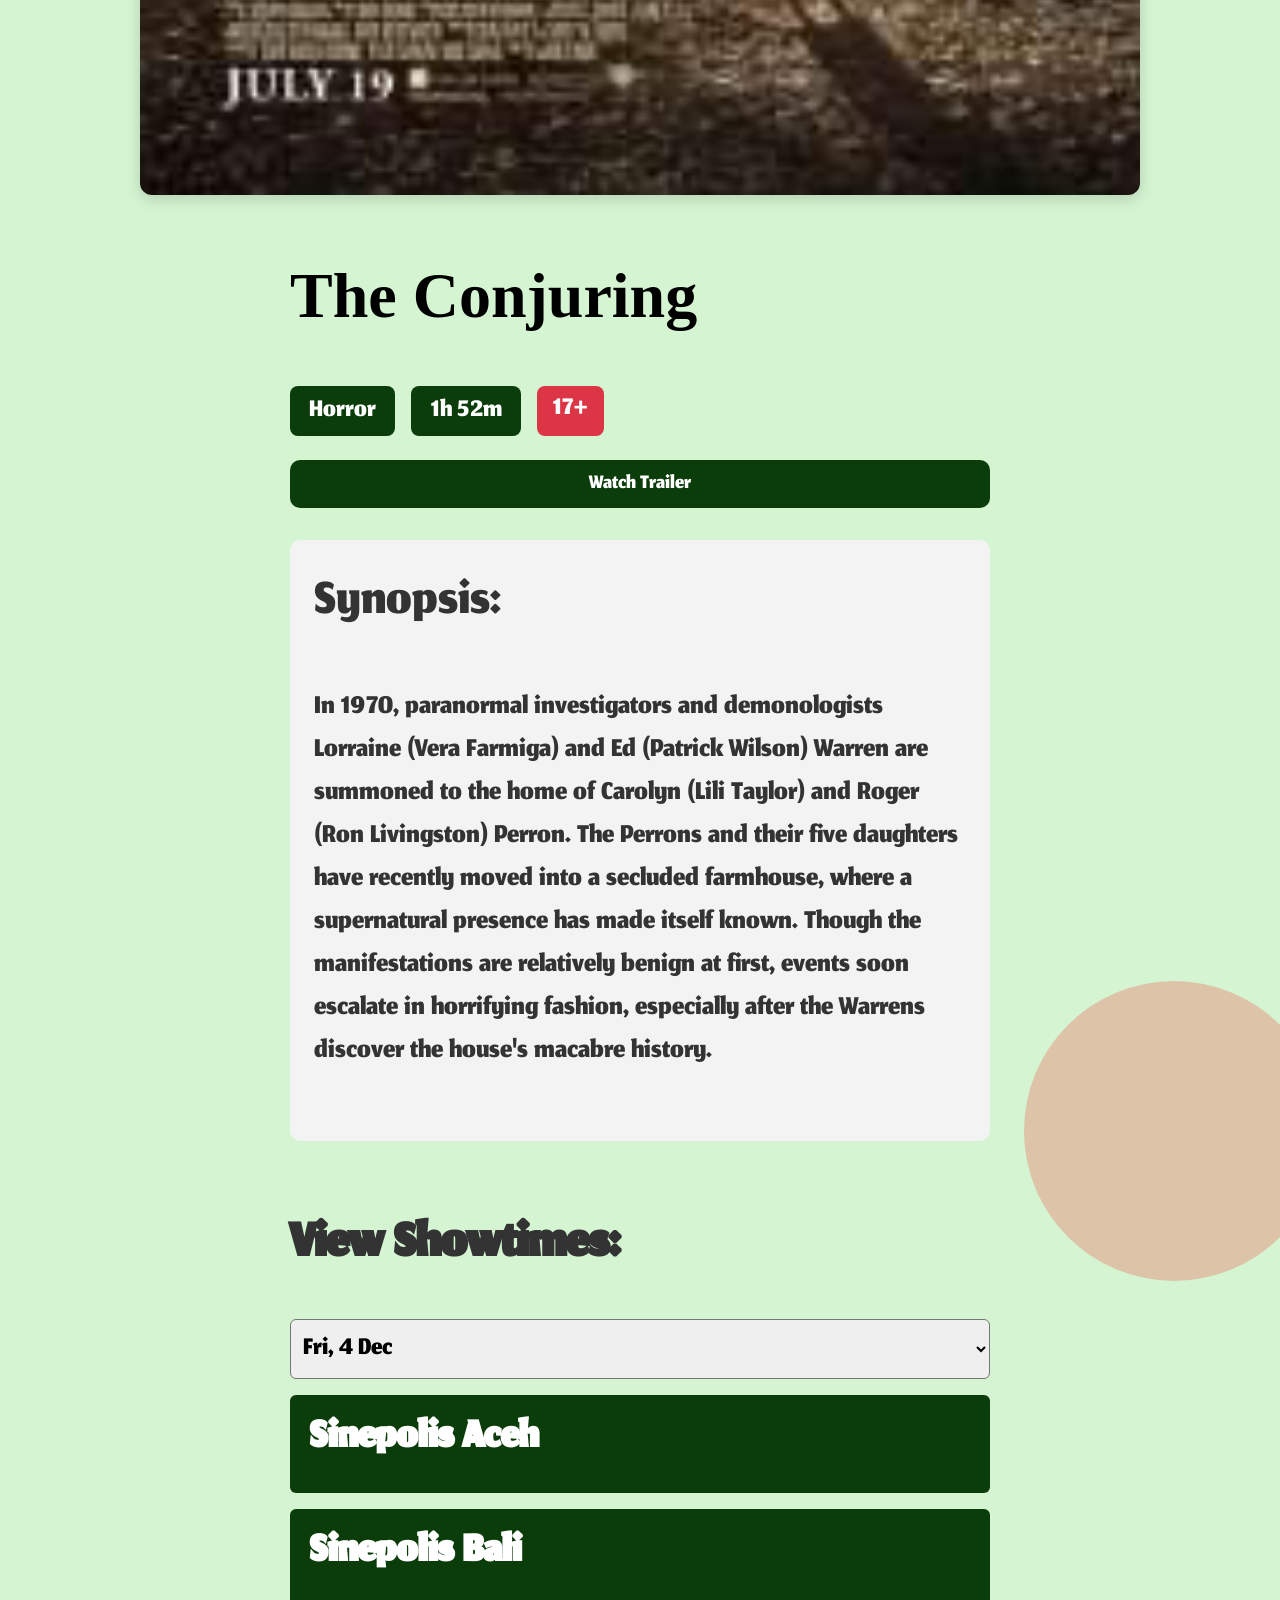
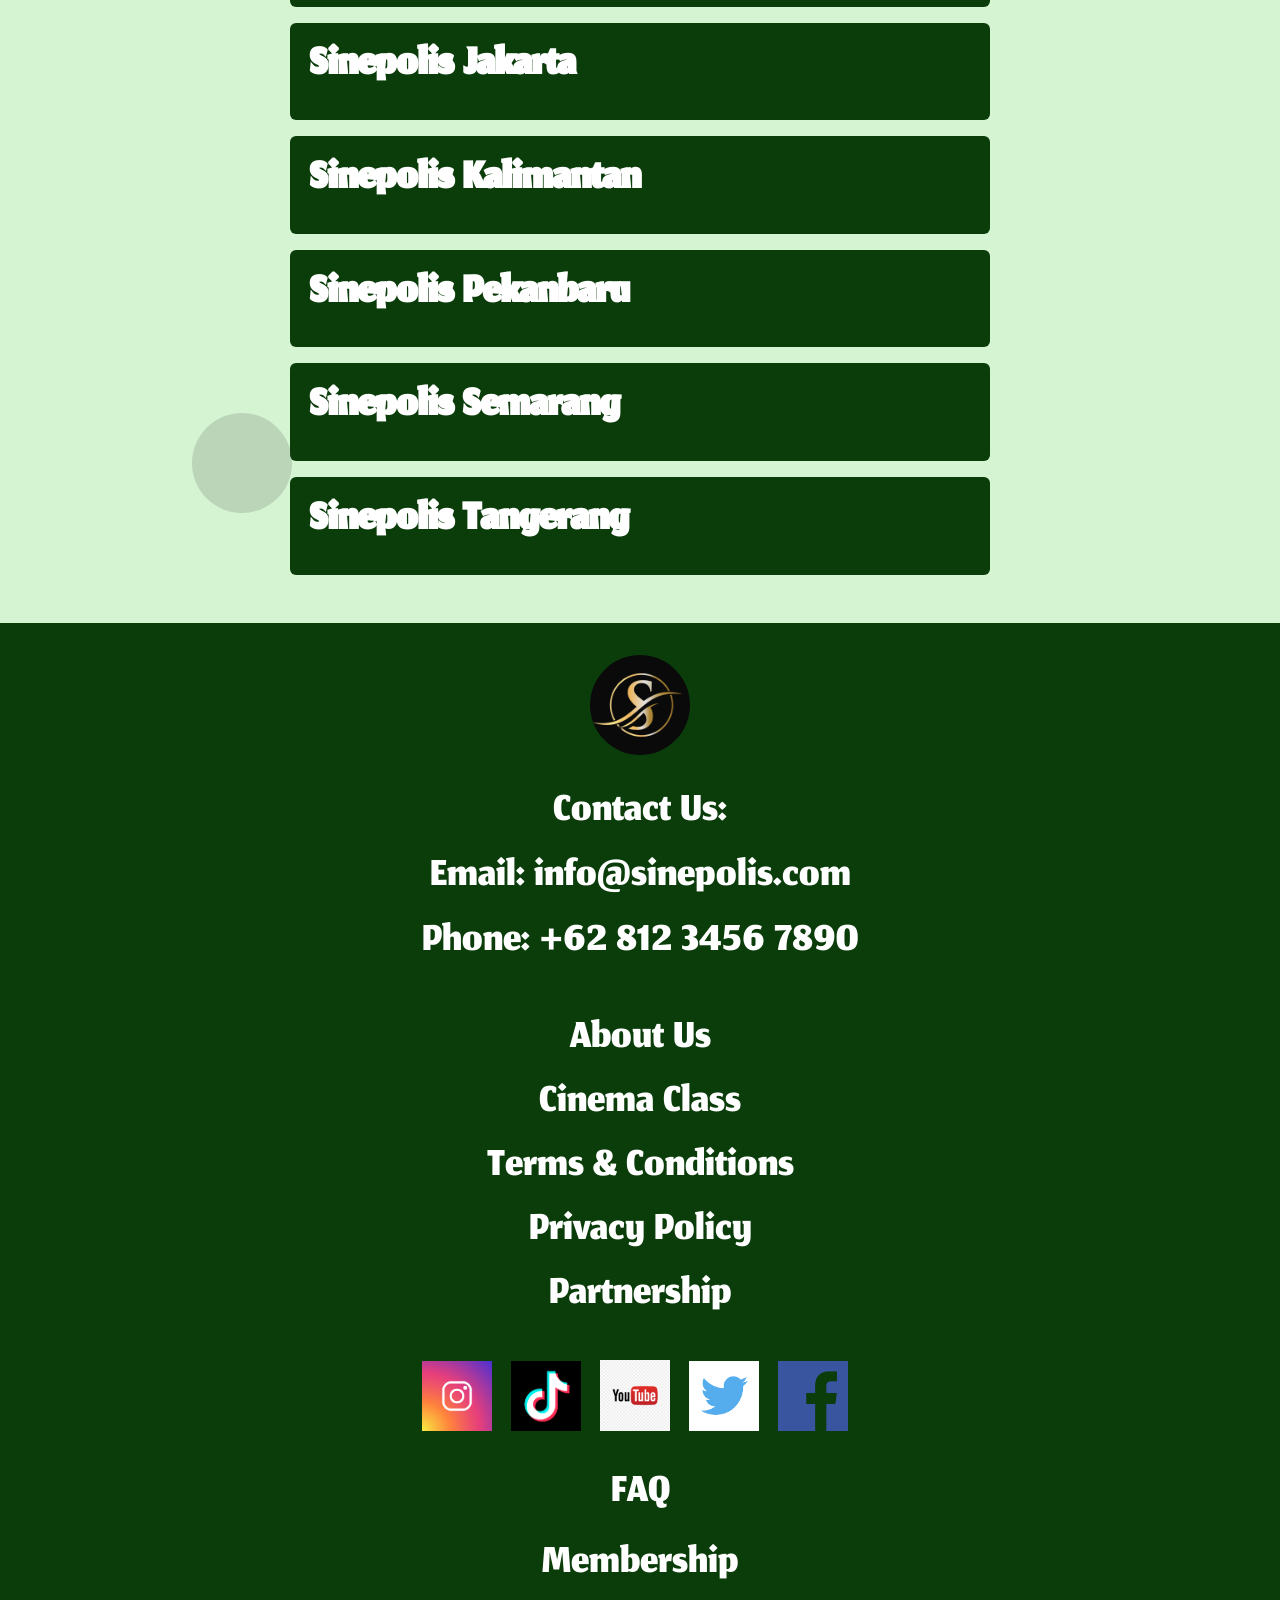
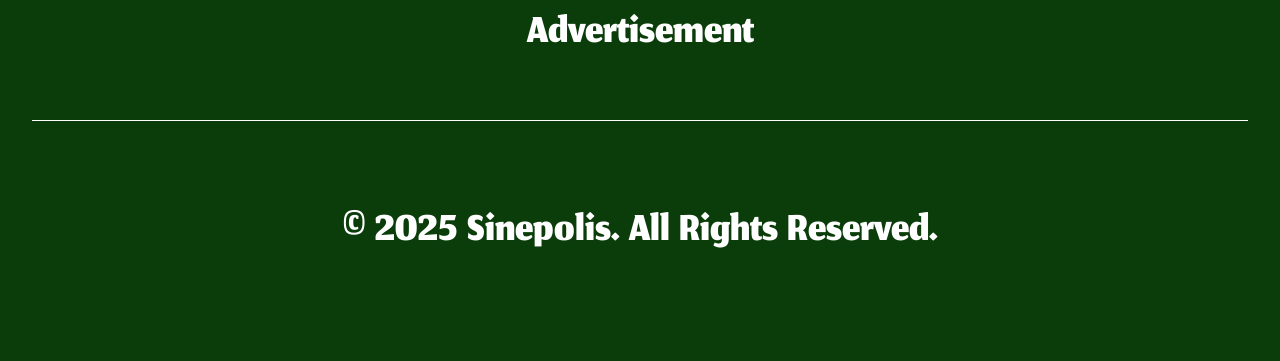
<file: Website & Deployment/Website/Cinema/assets/html/movie4.html>
<!DOCTYPE html>
<html lang="en">
<head>
  <meta charset="UTF-8" />
  <meta name="viewport" content="width=device-width, initial-scale=1.0" />
  <title>The Conjuring – Sinepolis</title>
  <link rel="stylesheet" href="../css/navbar.css" />
  <link rel="stylesheet" href="../css/footer.css" />
  <link rel="stylesheet" href="../css/movie1.css" />
  <link href="https://fonts.googleapis.com/css2?family=Jomhuria&display=swap" rel="stylesheet">
</head>
<body>
    <div class="circle-bg">
        <div class="circle circle1"></div>
        <div class="circle circle2"></div>
        <div class="circle circle3"></div>
    </div>

    <div class="navbar-placeholder"></div>

  <div class="breadcrumb">
    <a href="nowshowing.html" class="breadcrumb-link">Now Showing</a> /
    <span class="breadcrumb-current">The Conjuring</span>
  </div>

  <section class="movie-detail">
    <div class="detail-content">
      <img src="../../src/images/CON.png" alt="The Conjuring" class="detail-poster" />
      <div class="detail-info">
        <h1 class="movie-title">The Conjuring</h1>
        <div class="movie-tags">
          <span class="tag">Horror</span>
          <span class="tag">1h 52m</span>
          <span class="pg pg-17">17+</span>
        </div>
        <button class="trailer-btn">Watch Trailer</button>

        <div class="synopsis-box">
          <span class="text">Synopsis:</span>
          <p>
            In 1970, paranormal investigators and demonologists Lorraine (Vera Farmiga) and Ed (Patrick Wilson) Warren are summoned to the home of Carolyn (Lili Taylor) and Roger (Ron Livingston) Perron. The Perrons and their five daughters have recently moved into a secluded farmhouse, where a supernatural presence has made itself known. Though the manifestations are relatively benign at first, events soon escalate in horrifying fashion, especially after the Warrens discover the house's macabre history.
          </p>
        </div>

        <h2 class="showtime-title">View Showtimes:</h2>
        <select id="date-dropdown" class="date-dropdown"></select>
        <div id="showtime-container" class="locations-dropdown"></div>
      </div>
    </div>
  </section>

  <div class="footer-placeholder"></div>

  <script src="../js/navbar.js"></script>
  <script src="../js/footer.js"></script>
  <script src="../js/seats4.js"></script>
</body>
</html>
</file>
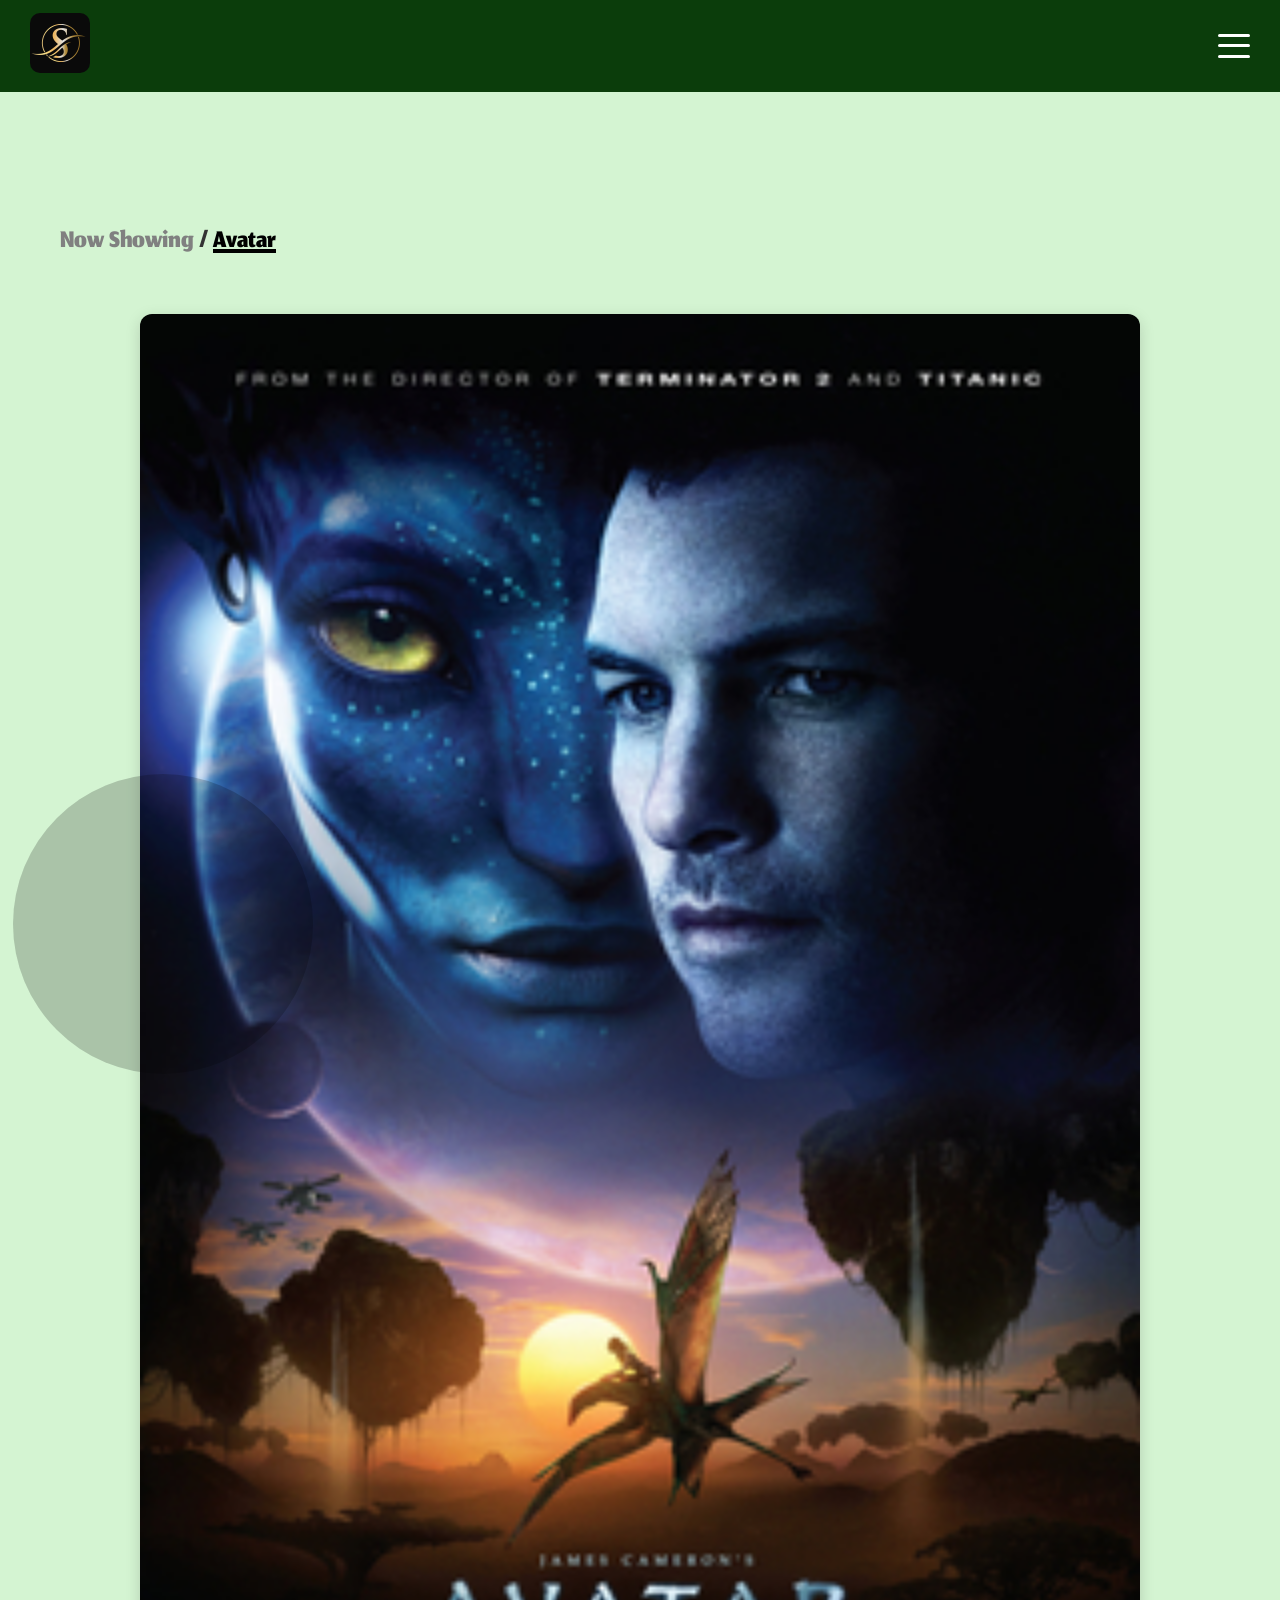
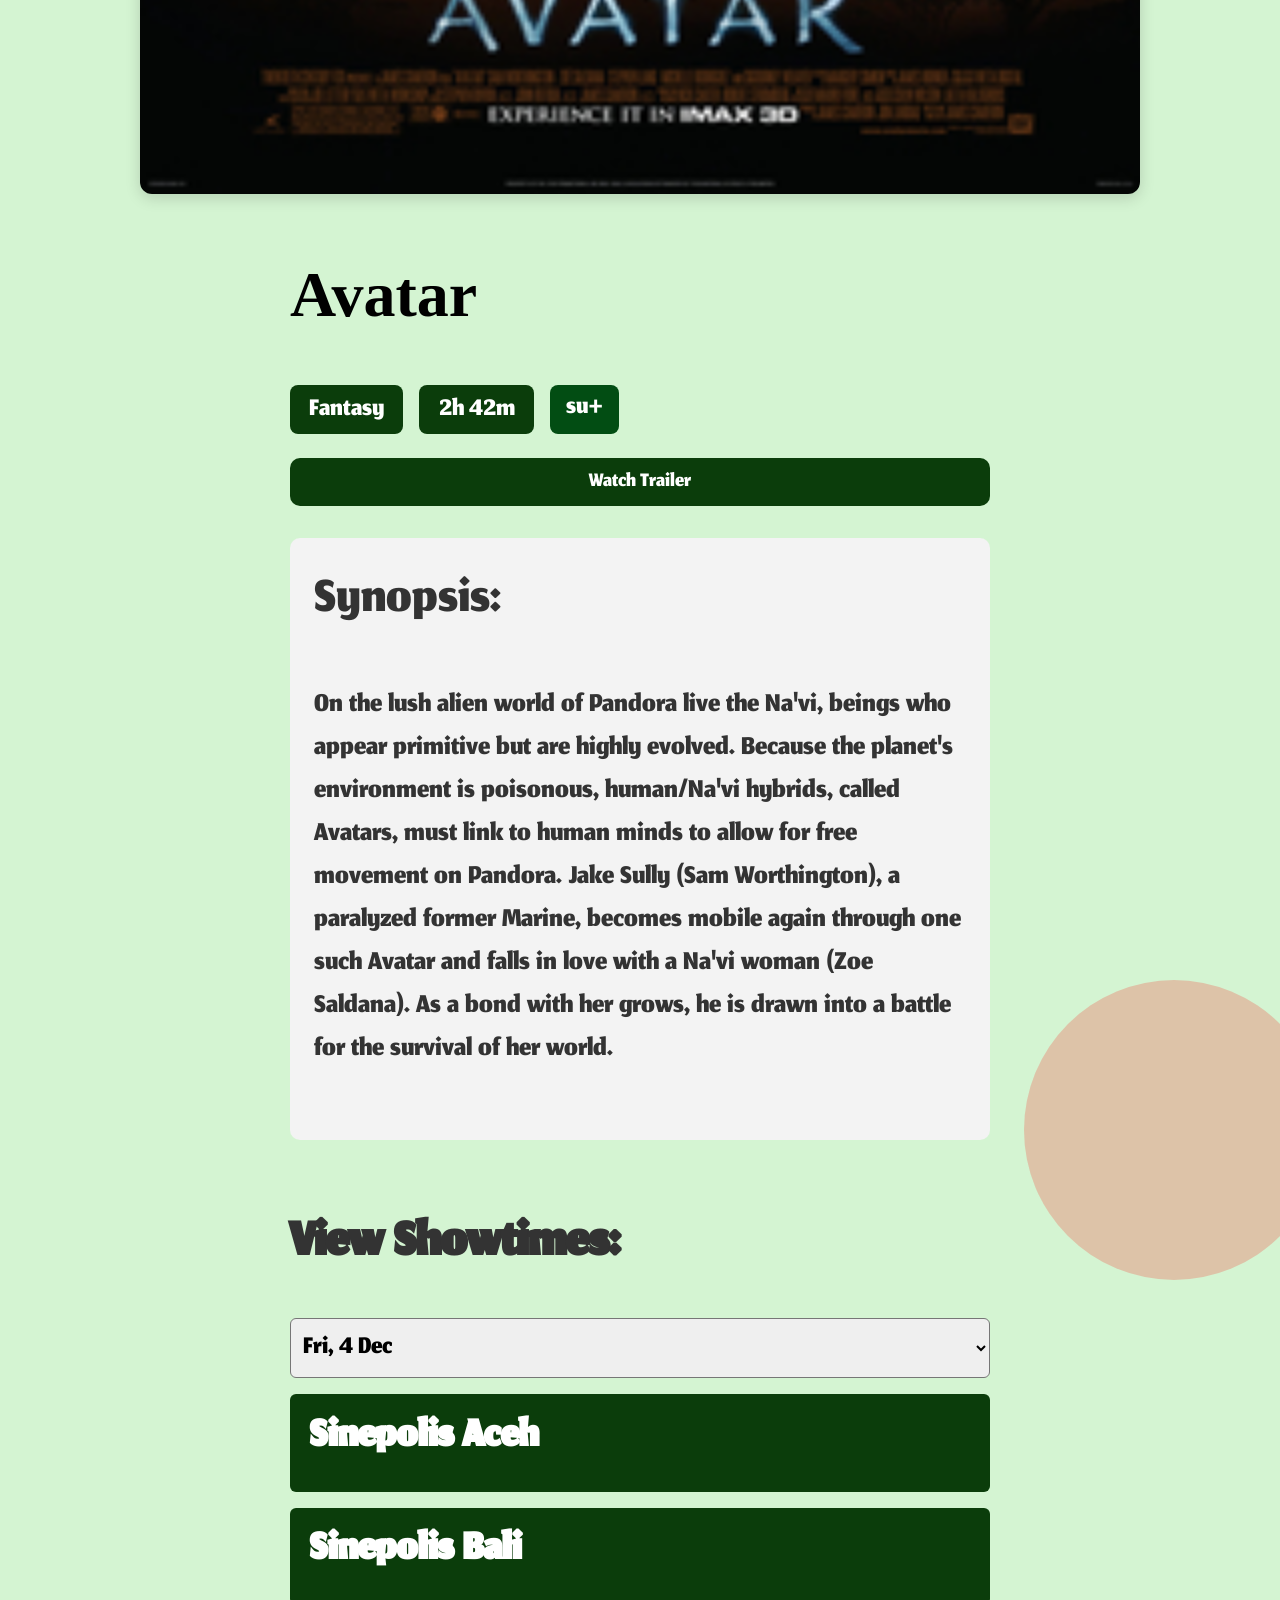
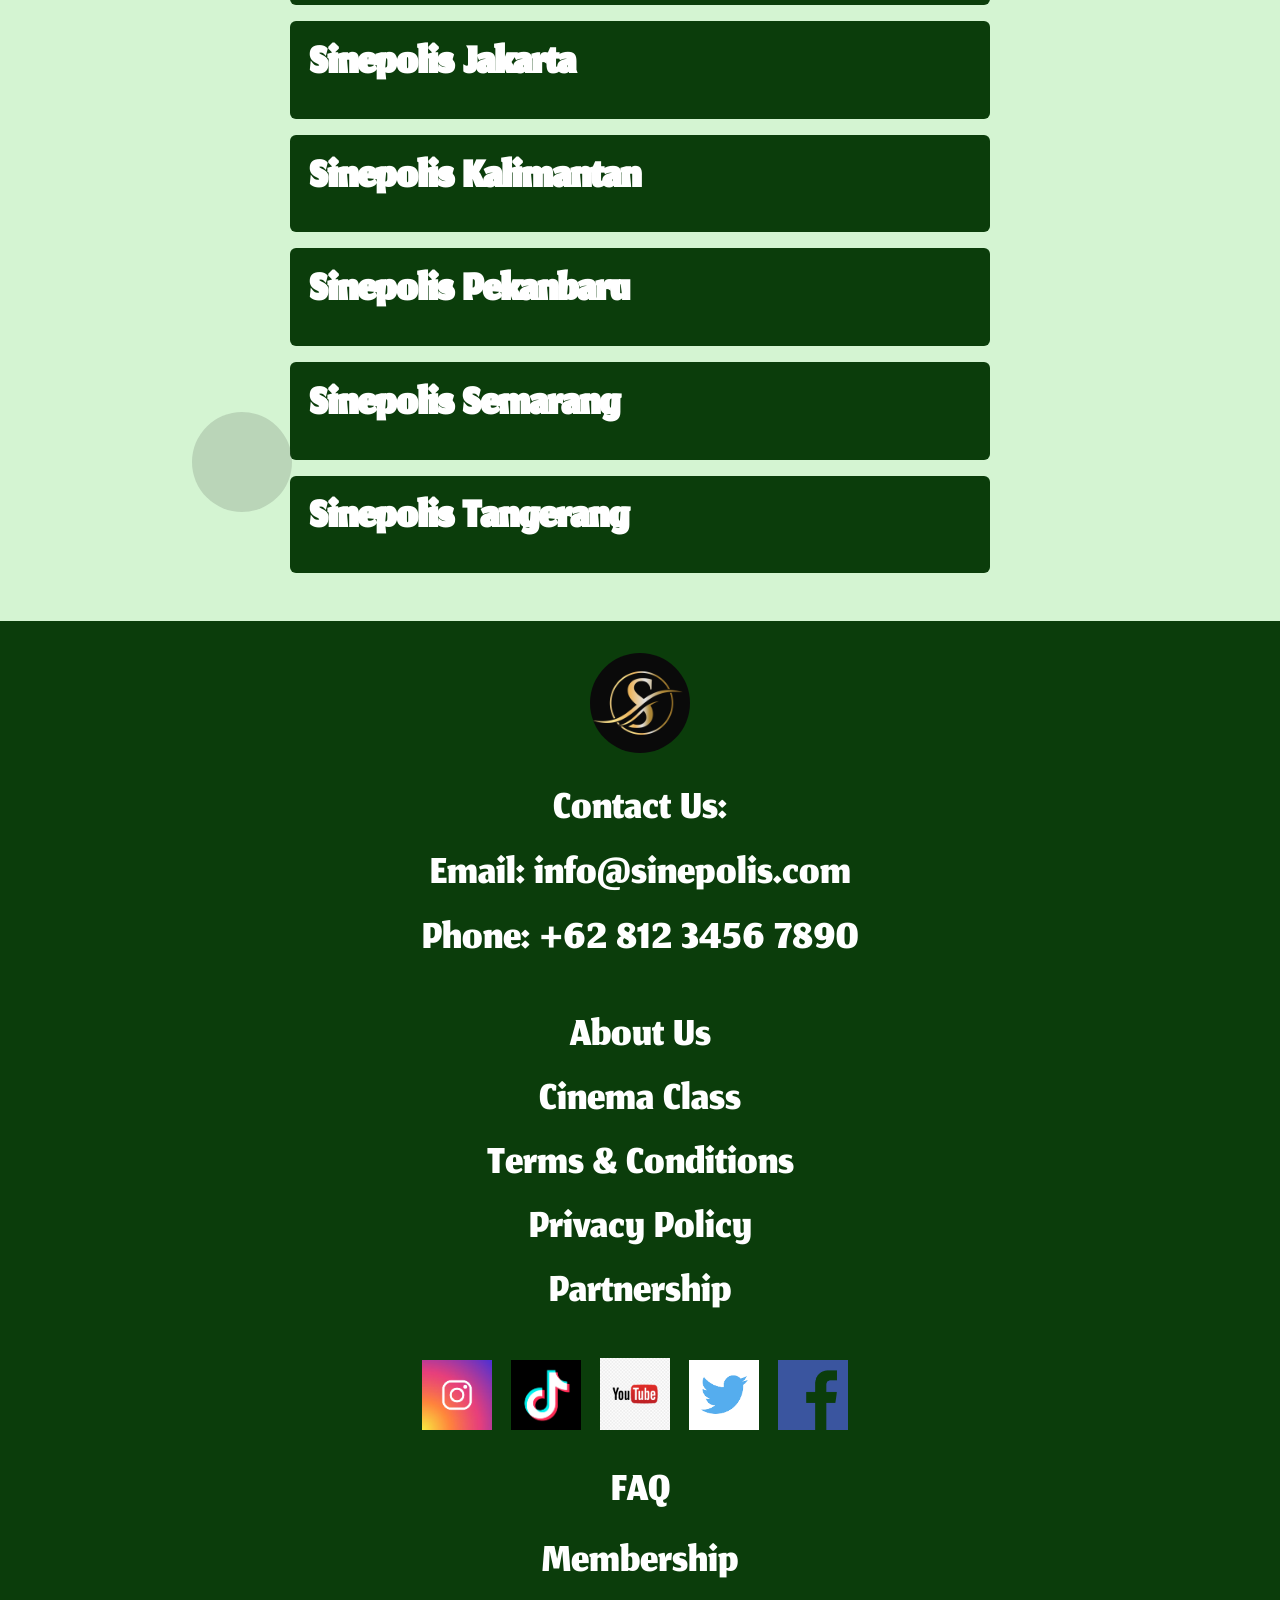
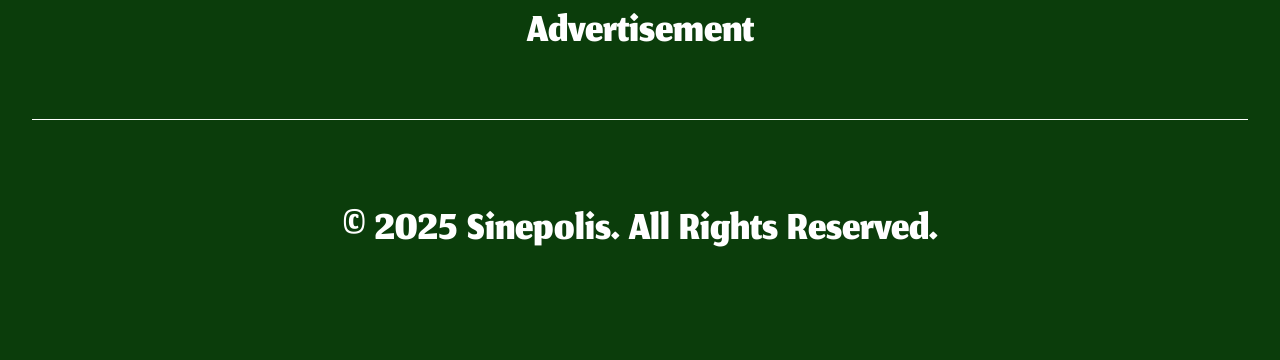
<file: Website & Deployment/Website/Cinema/assets/html/movie5.html>
<!DOCTYPE html>
<html lang="en">
<head>
  <meta charset="UTF-8" />
  <meta name="viewport" content="width=device-width, initial-scale=1.0" />
  <title>Avatar – Sinepolis</title>
  <link rel="stylesheet" href="../css/navbar.css" />
  <link rel="stylesheet" href="../css/footer.css" />
  <link rel="stylesheet" href="../css/movie1.css" />
  <link href="https://fonts.googleapis.com/css2?family=Jomhuria&display=swap" rel="stylesheet">
</head>
<body>
    <div class="circle-bg">
        <div class="circle circle1"></div>
        <div class="circle circle2"></div>
        <div class="circle circle3"></div>
    </div>

    <div class="navbar-placeholder"></div>

  <div class="breadcrumb">
    <a href="nowshowing.html" class="breadcrumb-link">Now Showing</a> /
    <span class="breadcrumb-current">Avatar</span>
  </div>

  <section class="movie-detail">
    <div class="detail-content">
      <img src="../../src/images/AVATAR.png" alt="Avatar" class="detail-poster" />
      <div class="detail-info">
        <h1 class="movie-title">Avatar</h1>
        <div class="movie-tags">
          <span class="tag">Fantasy</span>
          <span class="tag">2h 42m</span>
          <span class="pg pg-su">su+</span>
        </div>
        <button class="trailer-btn">Watch Trailer</button>

        <div class="synopsis-box">
          <span class="text">Synopsis:</span>
          <p>
            On the lush alien world of Pandora live the Na'vi, beings who appear primitive but are highly evolved. Because the planet's environment is poisonous, human/Na'vi hybrids, called Avatars, must link to human minds to allow for free movement on Pandora. Jake Sully (Sam Worthington), a paralyzed former Marine, becomes mobile again through one such Avatar and falls in love with a Na'vi woman (Zoe Saldana). As a bond with her grows, he is drawn into a battle for the survival of her world.
          </p>
        </div>

        <h2 class="showtime-title">View Showtimes:</h2>
        <select id="date-dropdown" class="date-dropdown"></select>
        <div id="showtime-container" class="locations-dropdown"></div>
      </div>
    </div>
  </section>

  <div class="footer-placeholder"></div>

  <script src="../js/navbar.js"></script>
  <script src="../js/footer.js"></script>
  <script src="../js/seats5.js"></script>
</body>
</html>
</file>
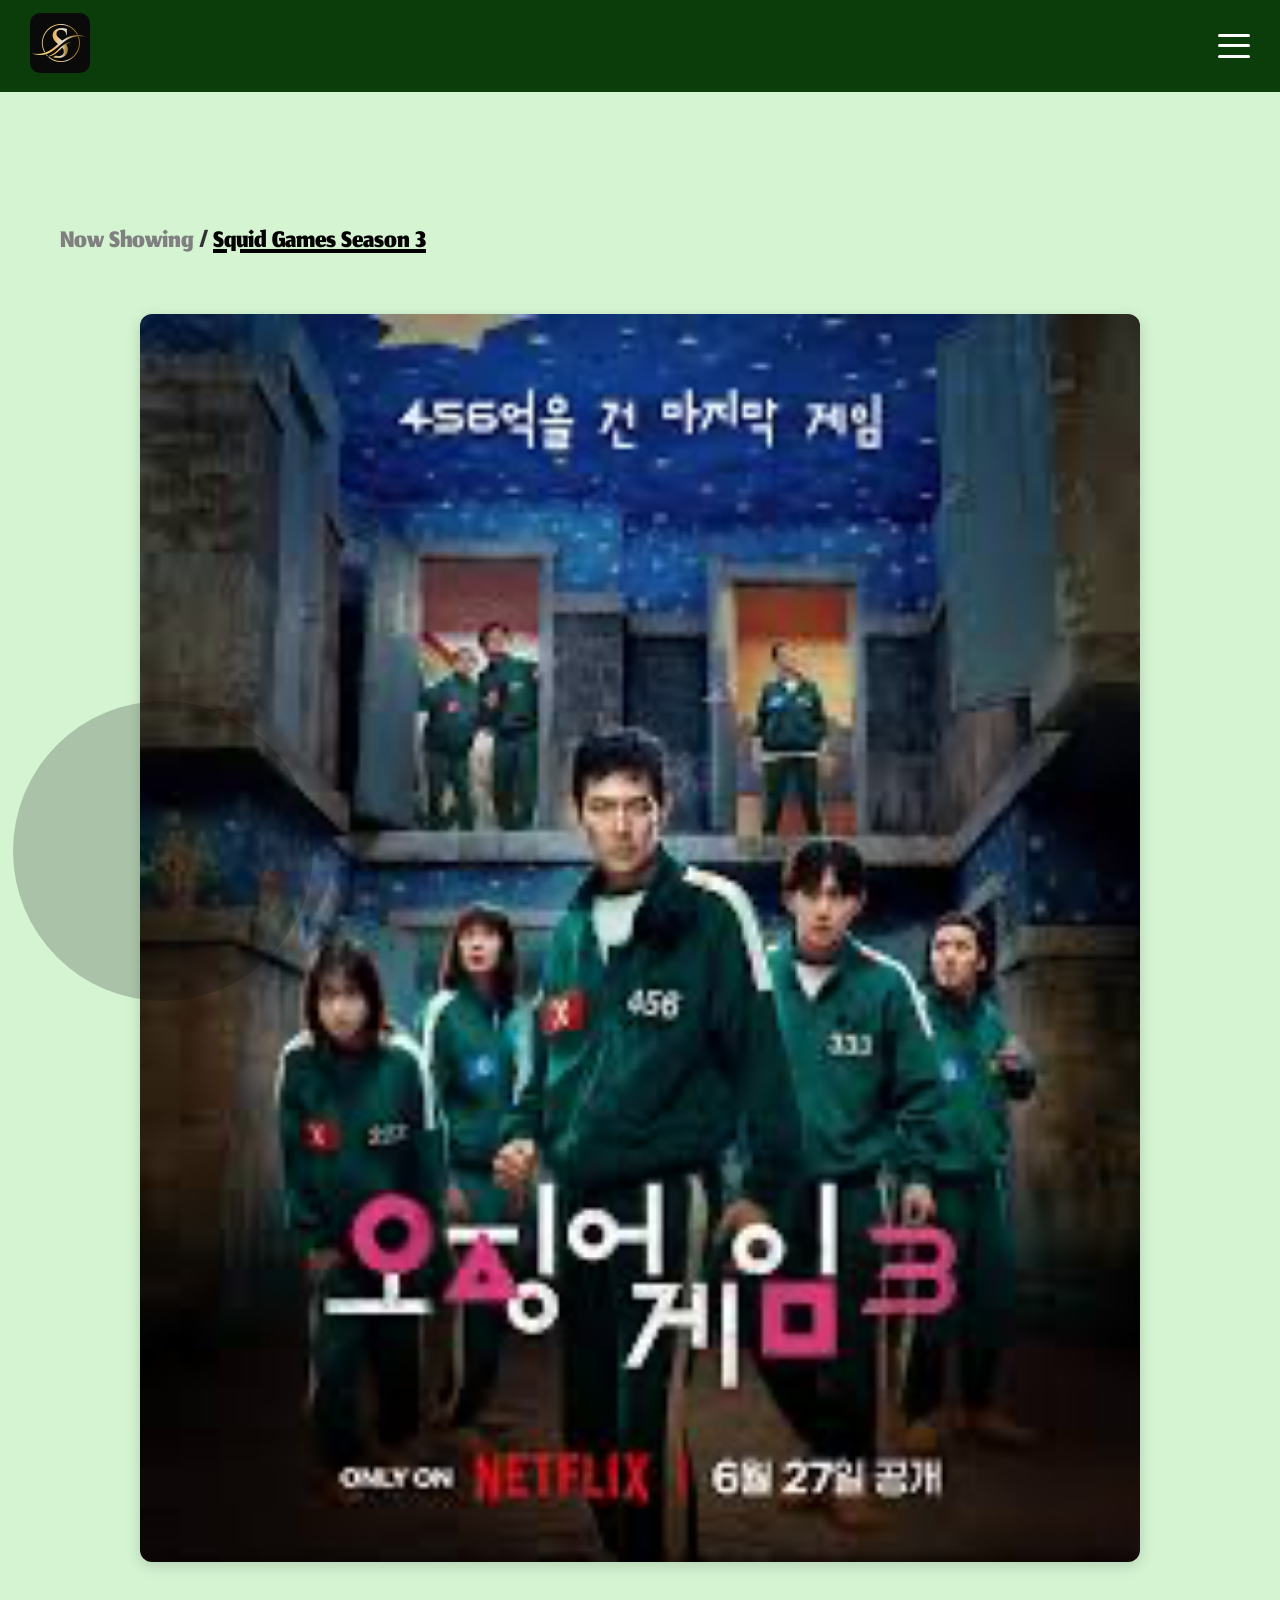
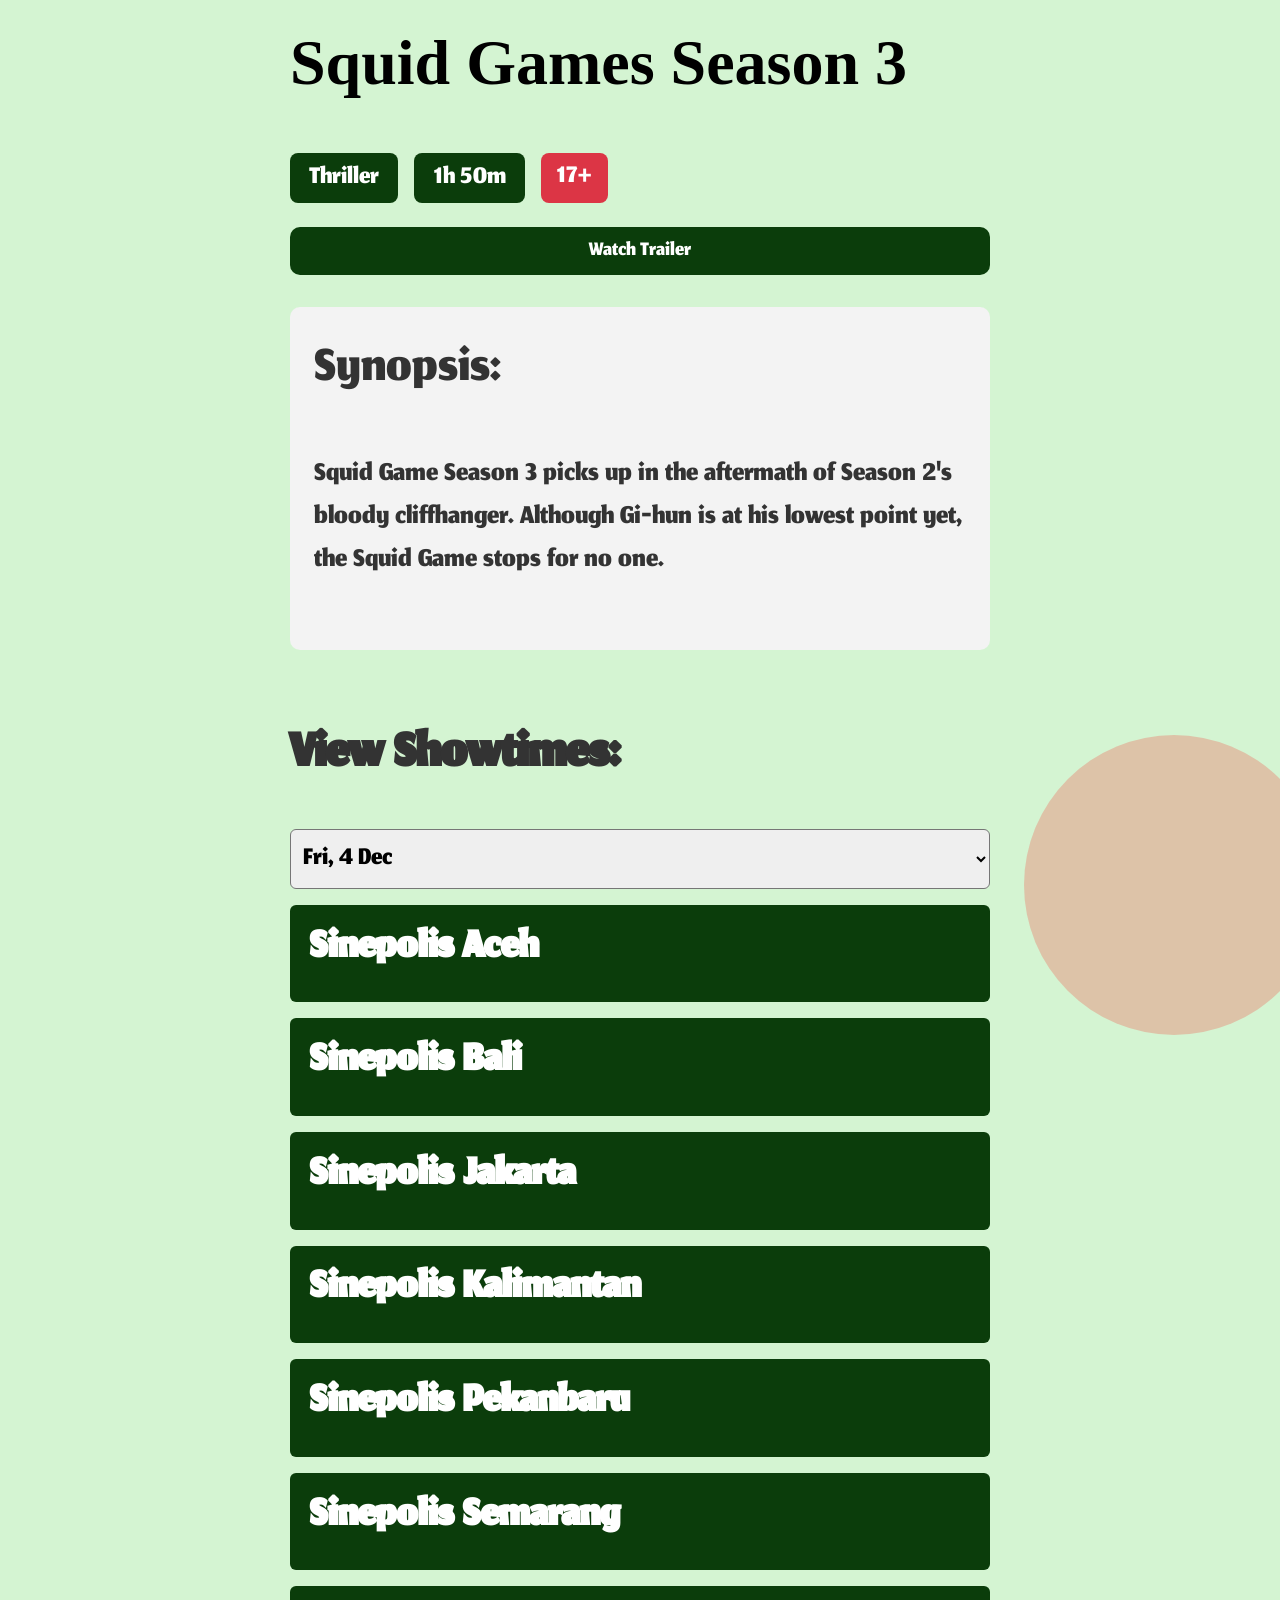
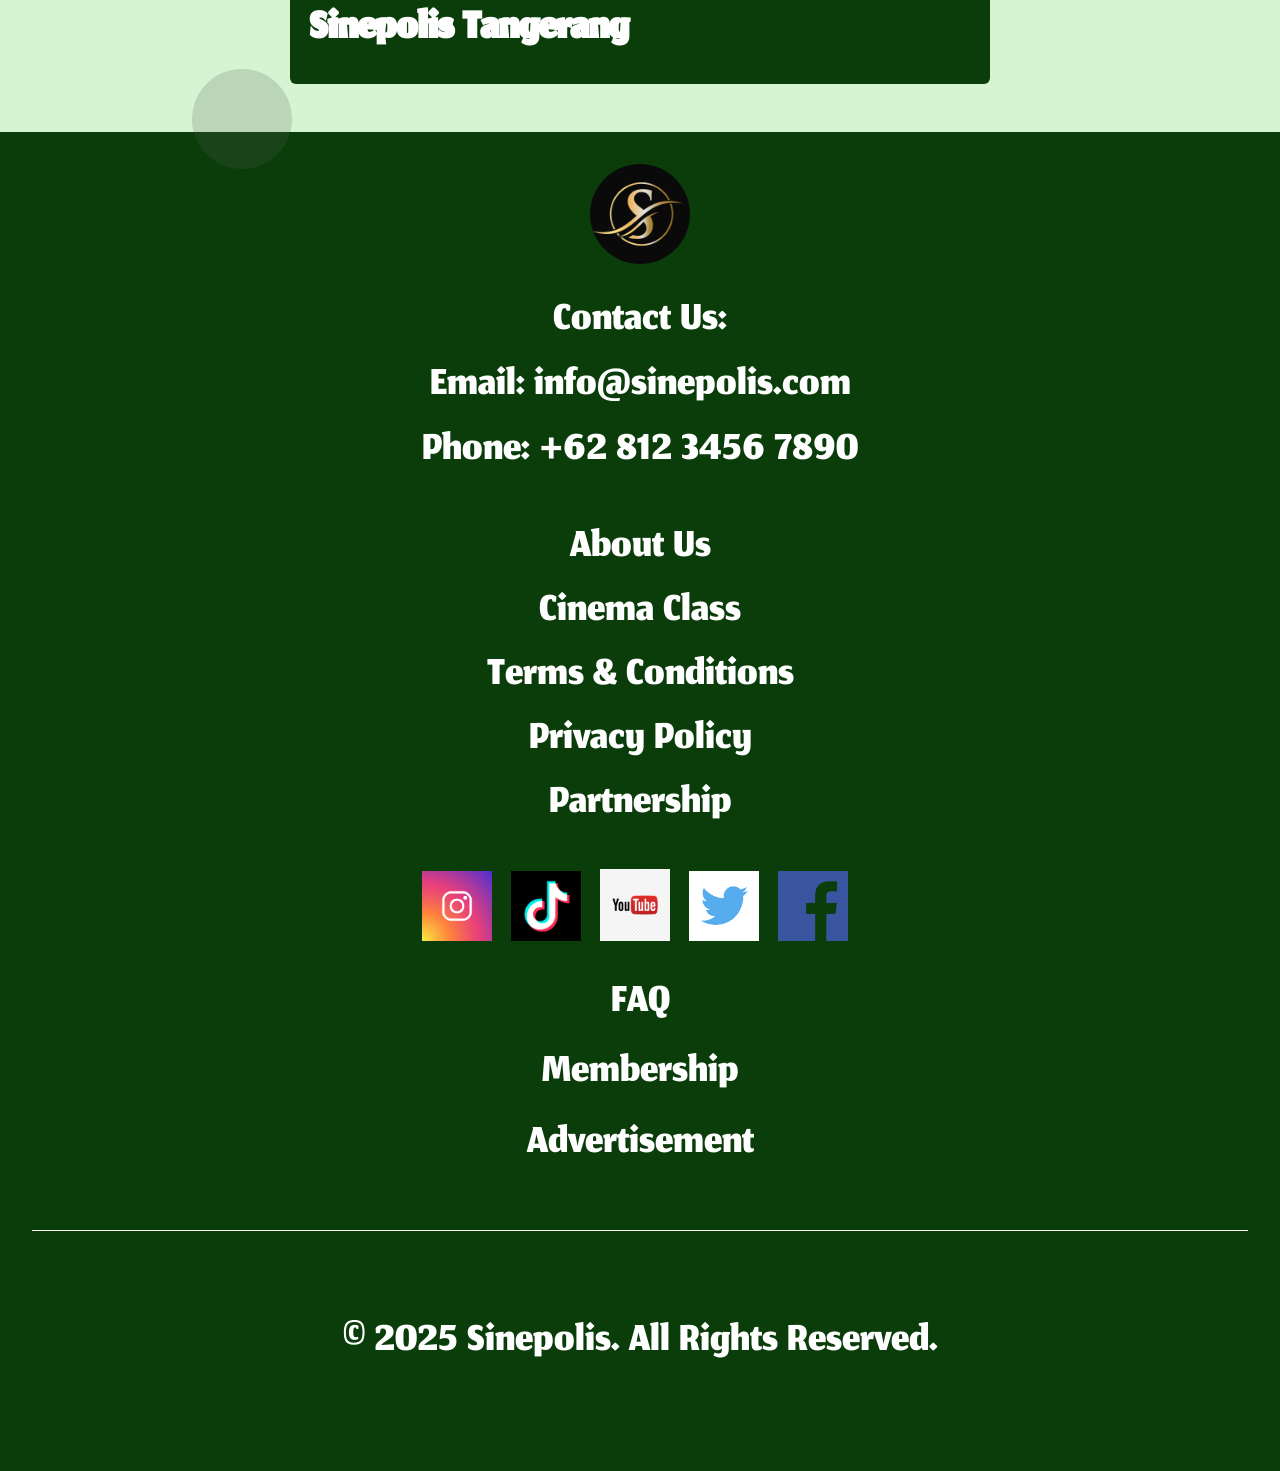
<file: Website & Deployment/Website/Cinema/assets/html/movie6.html>
<!DOCTYPE html>
<html lang="en">
<head>
  <meta charset="UTF-8" />
  <meta name="viewport" content="width=device-width, initial-scale=1.0" />
  <title>Squid Games Season 3 – Sinepolis</title>
  <link rel="stylesheet" href="../css/navbar.css" />
  <link rel="stylesheet" href="../css/footer.css" />
  <link rel="stylesheet" href="../css/movie1.css" />
  <link href="https://fonts.googleapis.com/css2?family=Jomhuria&display=swap" rel="stylesheet">
</head>
<body>
    <div class="circle-bg">
        <div class="circle circle1"></div>
        <div class="circle circle2"></div>
        <div class="circle circle3"></div>
    </div>

    <div class="navbar-placeholder"></div>

  <div class="breadcrumb">
    <a href="nowshowing.html" class="breadcrumb-link">Now Showing</a> /
    <span class="breadcrumb-current">Squid Games Season 3</span>
  </div>

  <section class="movie-detail">
    <div class="detail-content">
      <img src="../../src/images/Squid.png" alt="Squid Games Season 3" class="detail-poster" />
      <div class="detail-info">
        <h1 class="movie-title">Squid Games Season 3</h1>
        <div class="movie-tags">
          <span class="tag">Thriller</span>
          <span class="tag">1h 50m</span>
          <span class="pg pg-17">17+</span>
        </div>
        <button class="trailer-btn">Watch Trailer</button>

        <div class="synopsis-box">
          <span class="text">Synopsis:</span>
          <p>
            Squid Game Season 3 picks up in the aftermath of Season 2's bloody cliffhanger. Although Gi-hun is at his lowest point yet, the Squid Game stops for no one.
          </p>
        </div>

        <h2 class="showtime-title">View Showtimes:</h2>
        <select id="date-dropdown" class="date-dropdown"></select>
        <div id="showtime-container" class="locations-dropdown"></div>
      </div>
    </div>
  </section>

  <div class="footer-placeholder"></div>

  <script src="../js/navbar.js"></script>
  <script src="../js/footer.js"></script>
  <script src="../js/seats6.js"></script>
</body>
</html>
</file>
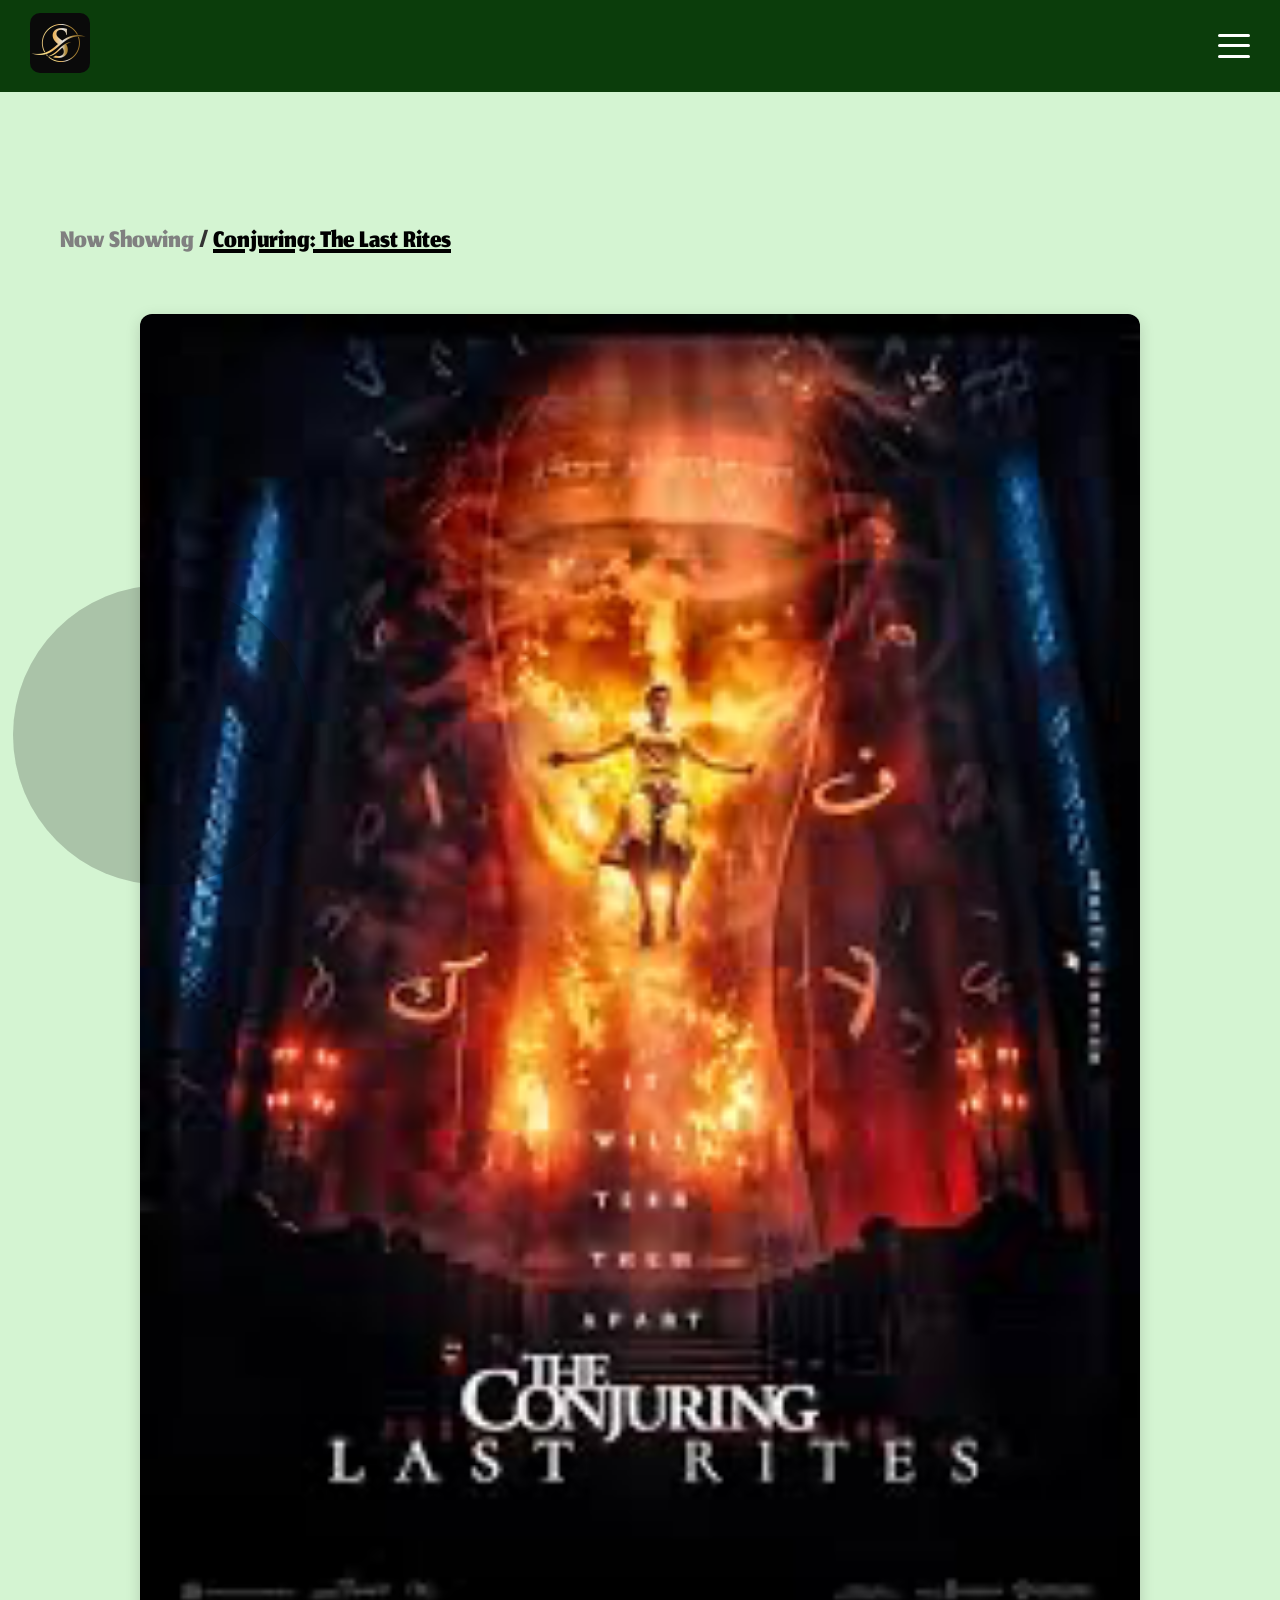
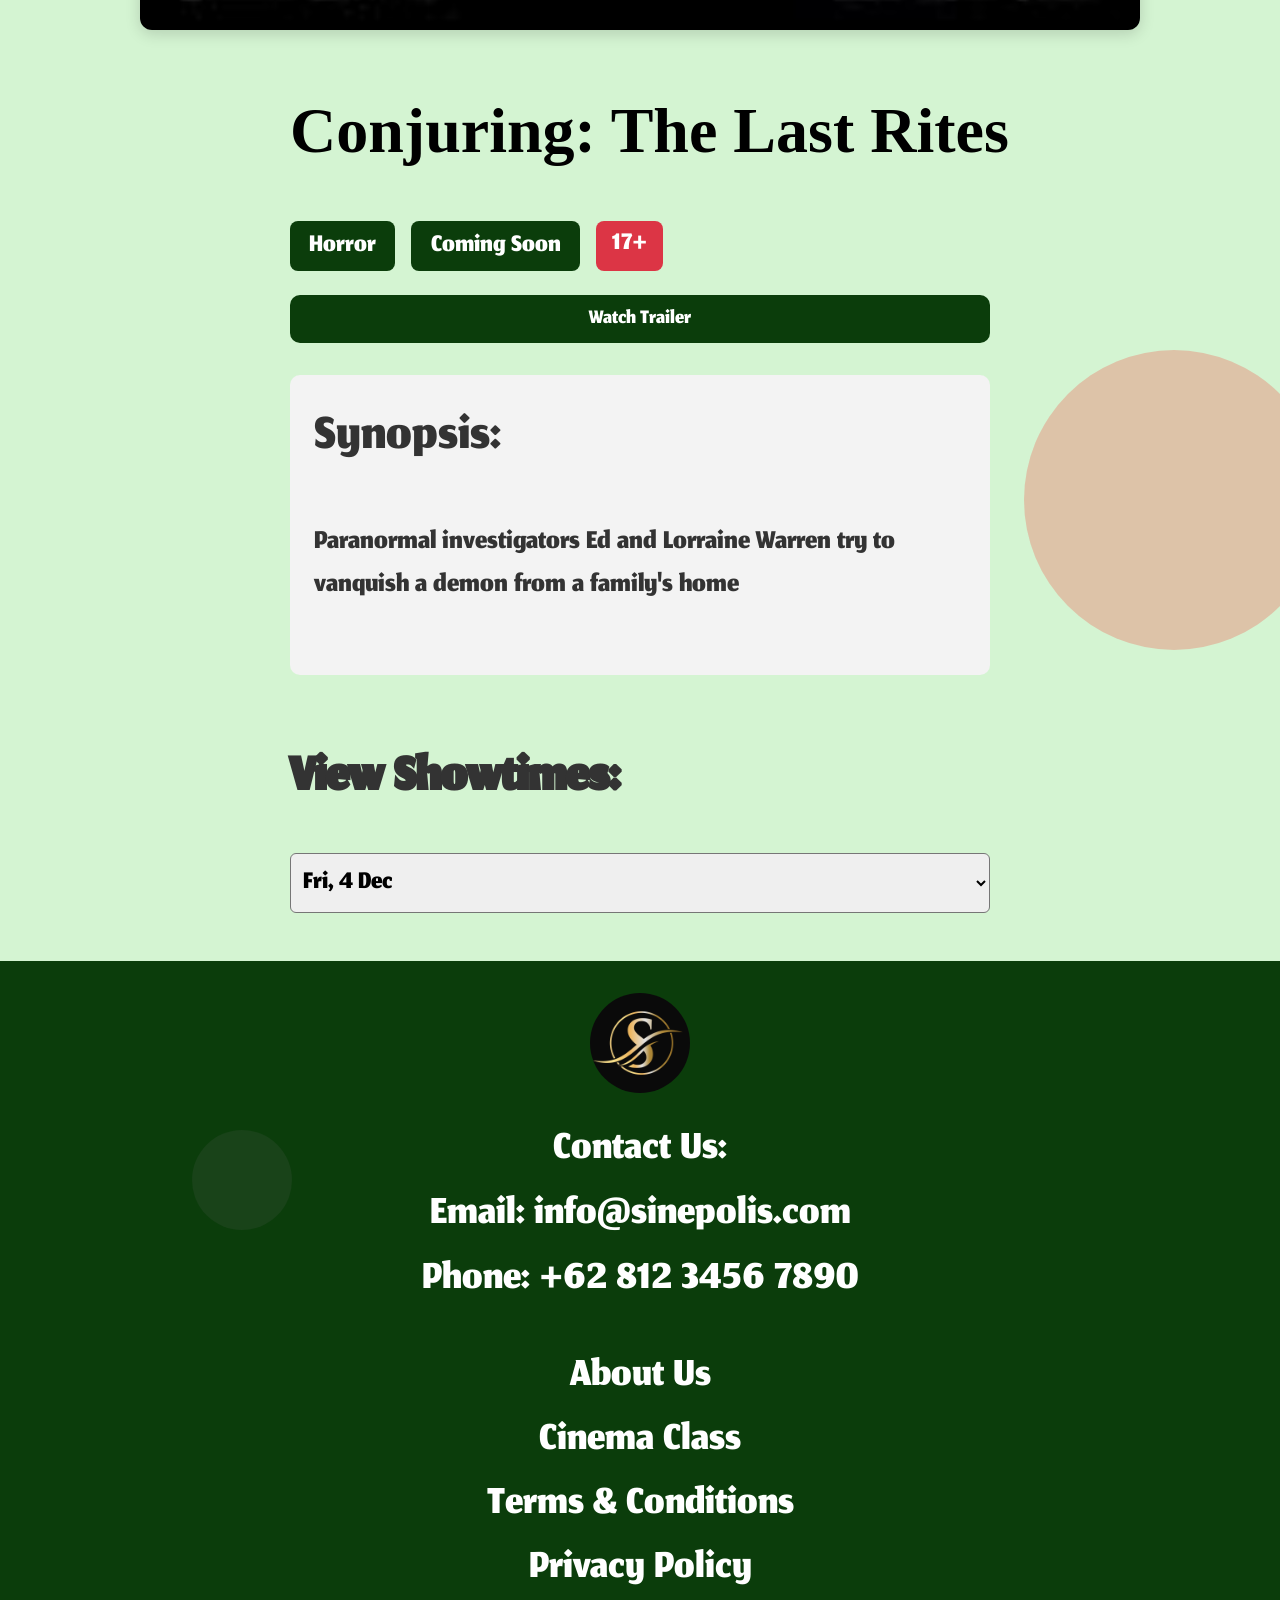
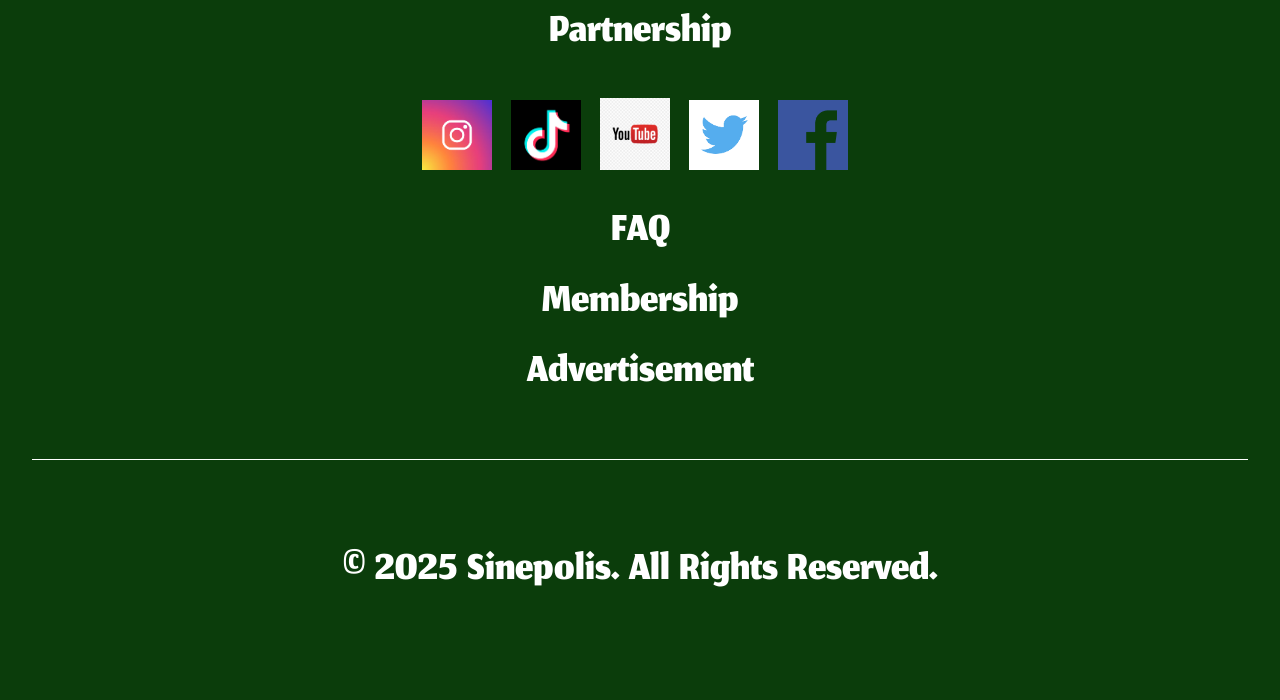
<file: Website & Deployment/Website/Cinema/assets/html/movie7.html>
<!DOCTYPE html>
<html lang="en">
<head>
  <meta charset="UTF-8" />
  <meta name="viewport" content="width=device-width, initial-scale=1.0" />
  <title>Conjuring: The Last Rites – Sinepolis</title>
  <link rel="stylesheet" href="../css/navbar.css" />
  <link rel="stylesheet" href="../css/footer.css" />
  <link rel="stylesheet" href="../css/movie1.css" />
  <link href="https://fonts.googleapis.com/css2?family=Jomhuria&display=swap" rel="stylesheet">
</head>
<body>
    <div class="circle-bg">
        <div class="circle circle1"></div>
        <div class="circle circle2"></div>
        <div class="circle circle3"></div>
    </div>

    <div class="navbar-placeholder"></div>

  <div class="breadcrumb">
    <a href="nowshowing.html" class="breadcrumb-link">Now Showing</a> /
    <span class="breadcrumb-current">Conjuring: The Last Rites</span>
  </div>

  <section class="movie-detail">
    <div class="detail-content">
      <img src="../../src/images/CON2.png" alt="Conjuring: The Last Rites" class="detail-poster" />
      <div class="detail-info">
        <h1 class="movie-title">Conjuring: The Last Rites</h1>
        <div class="movie-tags">
          <span class="tag">Horror</span>
          <span class="tag">Coming Soon</span>
          <span class="pg pg-17">17+</span>
        </div>
        <button class="trailer-btn">Watch Trailer</button>

        <div class="synopsis-box">
          <span class="text">Synopsis:</span>
          <p>
            Paranormal investigators Ed and Lorraine Warren try to vanquish a demon from a family's home
        </div>

        <h2 class="showtime-title">View Showtimes:</h2>
        <select id="date-dropdown" class="date-dropdown"></select>
        <div id="showtime-container" class="locations-dropdown"></div>
      </div>
    </div>
  </section>

  <div class="footer-placeholder"></div>

  <script src="../js/navbar.js"></script>
  <script src="../js/footer.js"></script>
  <script src="../js/seats7.js"></script>
</body>
</html>
</file>
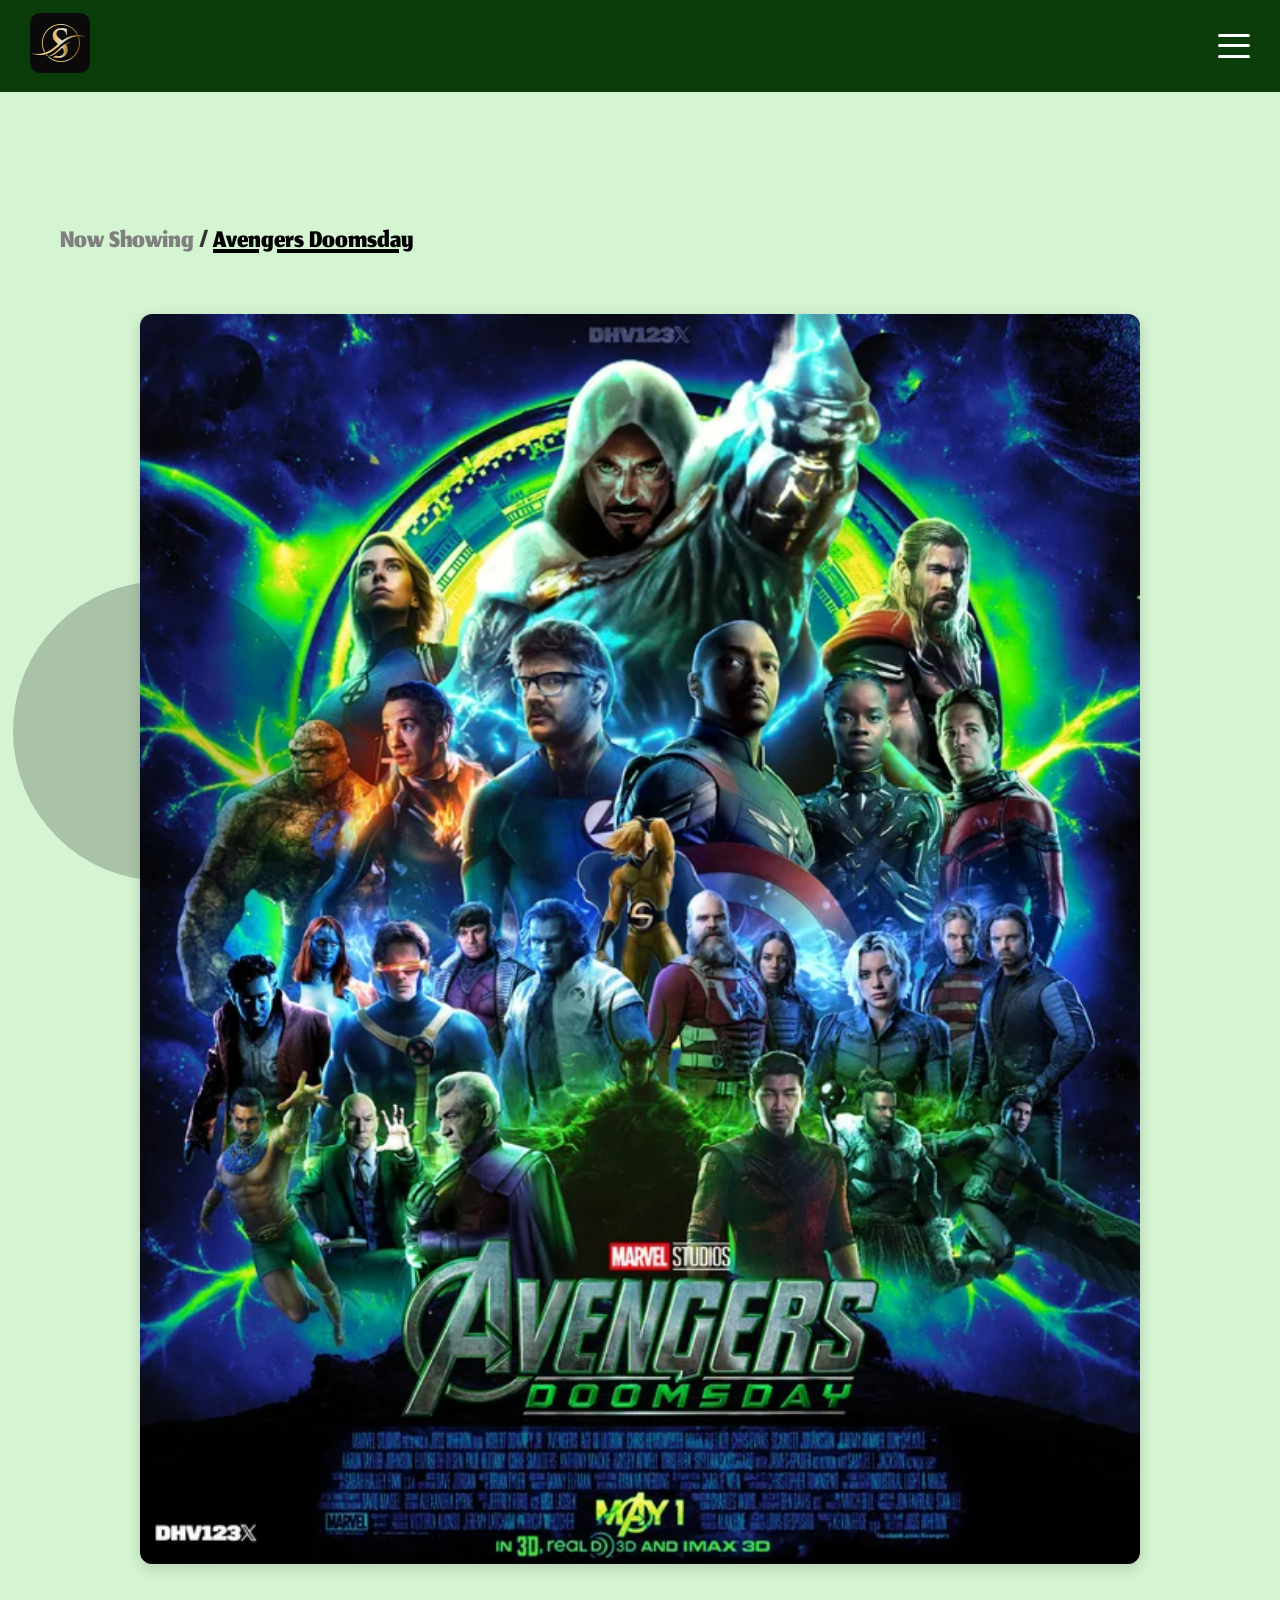
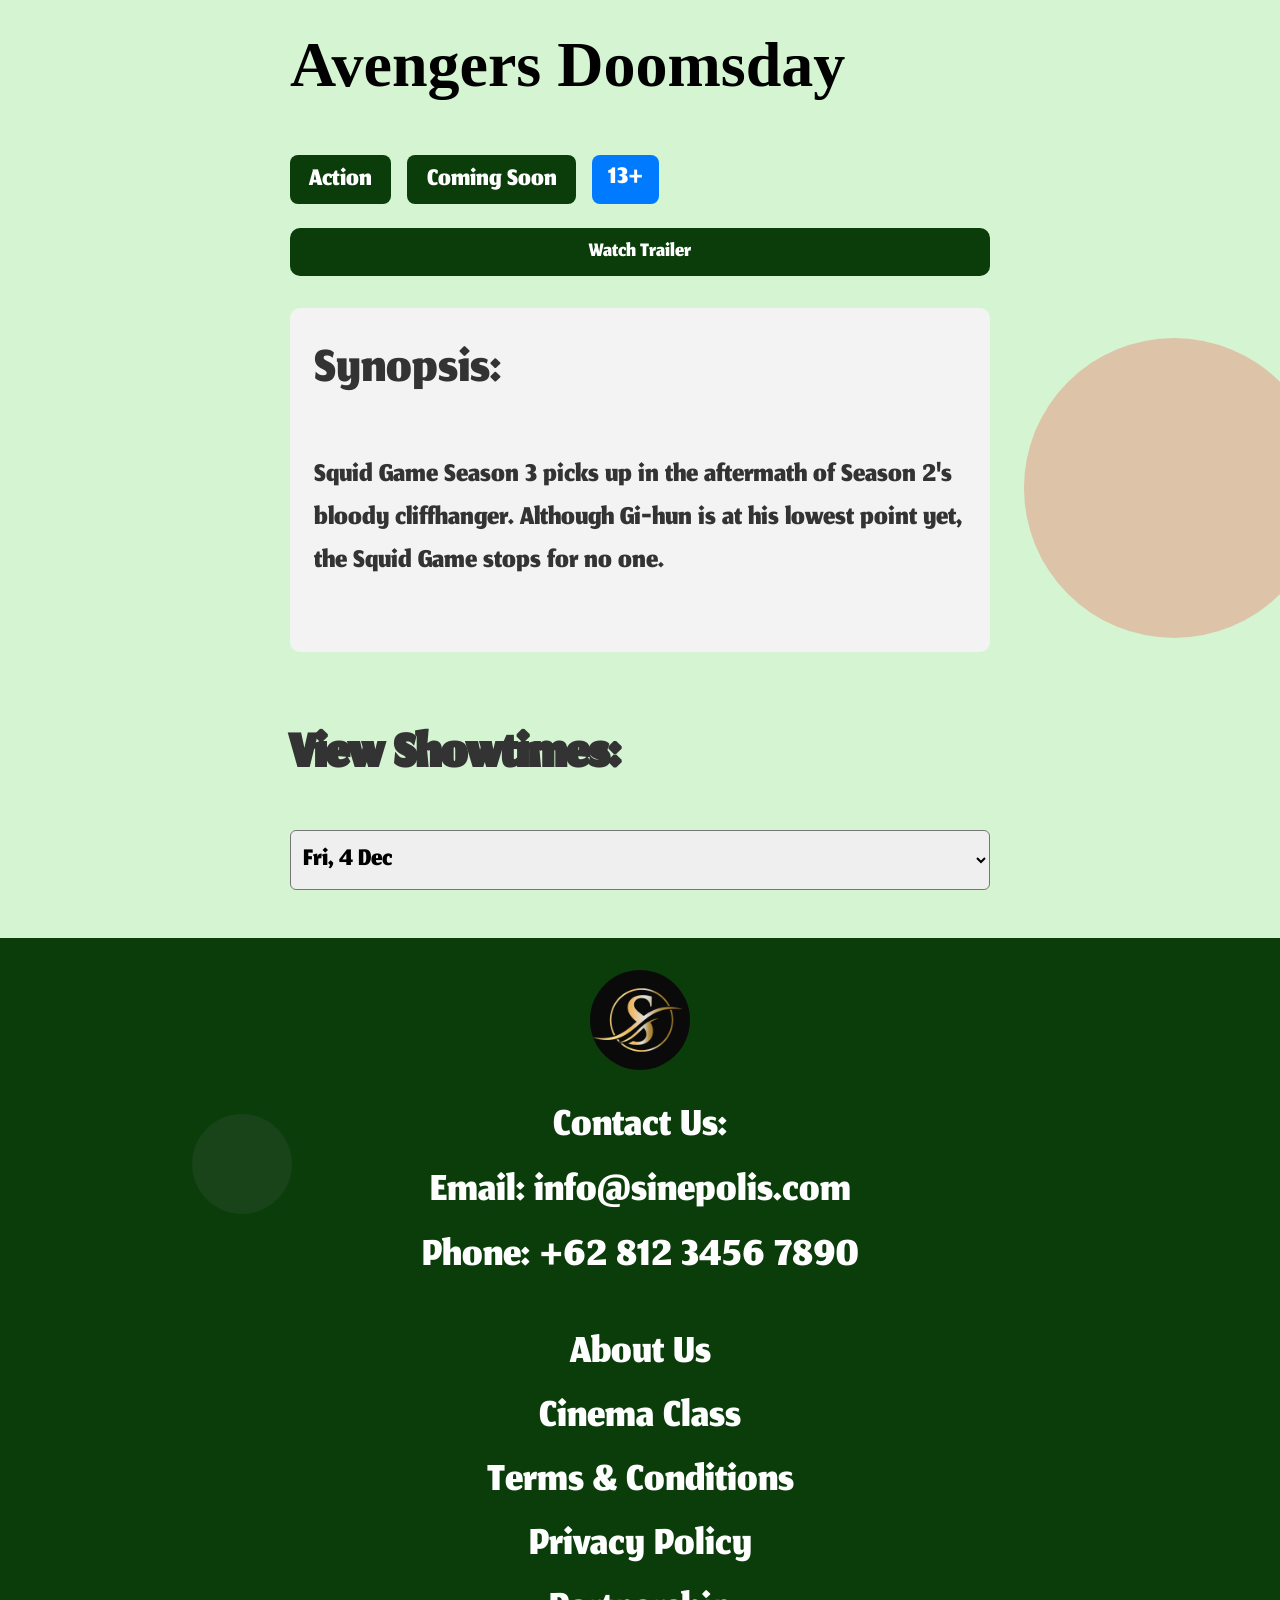
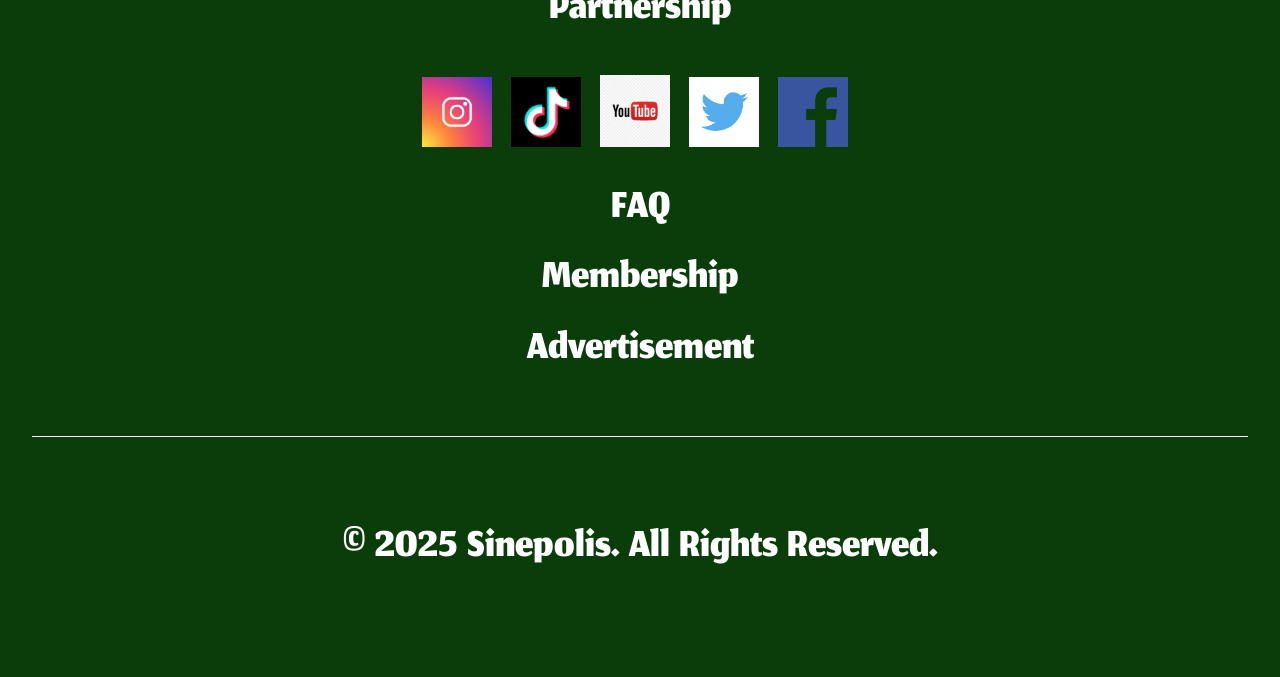
<file: Website & Deployment/Website/Cinema/assets/html/movie8.html>
<!DOCTYPE html>
<html lang="en">
<head>
  <meta charset="UTF-8" />
  <meta name="viewport" content="width=device-width, initial-scale=1.0" />
  <title>Avengers Doomsday – Sinepolis</title>
  <link rel="stylesheet" href="../css/navbar.css" />
  <link rel="stylesheet" href="../css/footer.css" />
  <link rel="stylesheet" href="../css/movie1.css" />
  <link href="https://fonts.googleapis.com/css2?family=Jomhuria&display=swap" rel="stylesheet">
</head>
<body>
    <div class="circle-bg">
        <div class="circle circle1"></div>
        <div class="circle circle2"></div>
        <div class="circle circle3"></div>
    </div>

    <div class="navbar-placeholder"></div>

  <div class="breadcrumb">
    <a href="nowshowing.html" class="breadcrumb-link">Now Showing</a> /
    <span class="breadcrumb-current">Avengers Doomsday</span>
  </div>

  <section class="movie-detail">
    <div class="detail-content">
      <img src="../../src/images/ADD.png" alt="Avengers Doomsday" class="detail-poster" />
      <div class="detail-info">
        <h1 class="movie-title">Avengers Doomsday</h1>
        <div class="movie-tags">
          <span class="tag">Action</span>
          <span class="tag">Coming Soon</span>
          <span class="pg pg-13">13+</span>
        </div>
        <button class="trailer-btn">Watch Trailer</button>

        <div class="synopsis-box">
          <span class="text">Synopsis:</span>
          <p>
            Squid Game Season 3 picks up in the aftermath of Season 2's bloody cliffhanger. Although Gi-hun is at his lowest point yet, the Squid Game stops for no one.
          </p>
        </div>

        <h2 class="showtime-title">View Showtimes:</h2>
        <select id="date-dropdown" class="date-dropdown"></select>
        <div id="showtime-container" class="locations-dropdown"></div>
      </div>
    </div>
  </section>

  <div class="footer-placeholder"></div>

  <script src="../js/navbar.js"></script>
  <script src="../js/footer.js"></script>
  <script src="../js/seats8.js"></script>
</body>
</html>
</file>
<file: Website & Deployment/Website/Cinema/assets/css/home.css>
.banner-section {
  position: relative;
  margin-top: 80px;
}

.banner-img {
  width: 100%;
  display: block;
}

.banner-text {
  position: absolute;
  top: 40%;
  left: 50%;
  transform: translate(-50%, -50%);
  color: black;
  font-size: 10rem;
  text-align: center;
}

.experience-text p {
  text-align: center;
  font-size: 5rem;
  margin: 2rem auto;
  max-width: 80%;
}

.choose-container {
  text-align: center;
  margin: 2rem 0;
  margin-top: 10px;
}

.choose-btn {
  background-color: #0b3d0b;
  color: white;
  padding: 3rem 4rem;
  border: none;
  white-space: nowrap;
  border-radius: 10px;
  cursor: pointer;
  text-decoration: none;
  font-size: 3.5rem;
  transition: background-color 0.3s ease, color 0.3s ease;
}

.choose-btn a {
  font-size: 7rem;
}

.choose-btn:hover {
  background-color: #074007;
  color: #FFD700;
}

.section-divider {
  border: 1px solid #0b3d0b;
  margin: 2rem 0;
}


.section-title.large {
  font-size: 10rem;
  text-align: center;
}

.carousel-section {
  text-align: center;
  font-size: 5rem;
}

.carousel {
  overflow: hidden;
  max-width: 90%;
  margin: auto;
  position: relative;
  display: flex;
  align-items: center;
  justify-content: center;
}

.carousel-slide {
  display: flex;
  transition: transform 0.5s ease-in-out;
  gap: 25px;
}

.carousel-slide a {
  flex: 0 0 calc(100% / 3);
  max-width: calc(100% / 3);
  display: flex;
  align-items: center;
  justify-content: center;
}

.carousel-slide a img {
  width: 100%;
  height: 100%;
  object-fit: cover;
  border-radius: 10px;
}

.carousel-img:last-child {
  margin-right: 0;
}

.carousel-btn {
  background-color: #0b3d0b;
  color: white;
  font-size: 2rem;
  padding: 0.5rem 1rem;
  border: none;
  cursor: pointer;
  position: absolute;
  top: 50%;
  transform: translateY(-50%);
  z-index: 1;
  user-select: none;
  border-radius: 10px;
  transition: background-color 0.3s ease, color 0.3s ease;
}

.carousel-btn:hover {
  background-color: #074007;
  color: #FFD700;
}

.carousel-btn.left {
  left: 0px;
}

.carousel-btn.right {
  right: 0;
}



#location-map {
  width: 100rem;
  height: 50rem;
  object-fit: cover;
  display: block;
  margin-left: auto;
  margin-right: auto;
  transition: opacity 1s ease;
}


.location-title {
  font-size: 5rem;
  text-align: center;
  margin-bottom: 2rem;
  font-weight: bold;
}
.location-section {
  display: block;
  justify-content: center;
  max-width: 100%;
}

.partners-section {
  display: flex;
  align-items: center;
  justify-content: center;
  text-align: center;
  padding: 2rem 0;
  gap: 2rem;
}

.ratings,
.choose-container,
.partner-logos {
  flex: 1;
  display: flex;
  flex-direction: column;
  justify-content: center;
  align-items: center;
}

.vertical-divider {
  width: 2px;
  height: 300px;
  background-color: #0b3d0b;
}

.ratings h2 {
  font-size: 5rem;
  margin-bottom: 1rem;
}

.ratings .stars {
  margin-top: 0.5rem;
  display: flex;
  justify-content: center;
  gap: 5px;
}

.star-icon {
  height: 70px;
  margin: 0 2px;
  background: none !important;
  box-shadow: none !important;
}

.partner-logo-row {
  display: flex;
  justify-content: center;
  align-items: center;
  gap: 2rem;
  flex-wrap: wrap;
}

.partner-img {
  height: 200px;
  width: 250px;
  margin-bottom: 100px;
  border-radius: 10px;
}

.partner-logos h2 {
  font-size: 5rem;
}

@media (min-width: 600px) and (max-width: 1400px) {
  .banner-section {
    margin-top: 0px;
  }
  .banner-text {
    font-size: clamp(2.5rem, 7vw, 7rem);
    left: 50%;
    transform: translate(-50%, -50%);
  }
  .experience-text p {
    font-size: clamp(1.5rem, 4vw, 4rem);
    margin: clamp(1rem, 3vw, 2rem) auto;
    max-width: 90%;
  }
  .choose-container {
    margin: clamp(1rem, 3vw, 2rem) 0;
    margin-top: clamp(7px, 1.5vw, 18px);
  }
  .choose-btn {
    padding: clamp(1.3rem, 4vw, 2.5rem) clamp(2rem, 5vw, 3rem);
    font-size: clamp(1.5rem, 3vw, 2.2rem);
    border-radius: 10px;
  }
  .choose-btn a {
    font-size: clamp(3rem, 6vw, 4.5rem);
  }
  .section-title.large {
    font-size: clamp(3rem, 8vw, 7rem);
  }
  .carousel-section {
    font-size: clamp(1.7rem, 5vw, 4rem);
  }
  .carousel {
    max-width: 97%;
    gap: clamp(5px, 2vw, 20px);
  }
  .carousel-slide {
    gap: clamp(7px, 2vw, 20px);
  }
  .carousel-slide a {
    max-width: calc(100% / 3);
  }
  .carousel-slide a img {
    border-radius: 10px;
  }
  .carousel-btn {
    font-size: clamp(1rem, 2vw, 1.7rem);
    padding: clamp(0.3rem, 1vw, 0.7rem) clamp(0.6rem, 2vw, 1.2rem);
    border-radius: 10px;
  }
  #location-map {
    width: clamp(37rem, 70vw, 80rem);
    height: clamp(20rem, 35vw, 40rem);
    object-fit: cover;
    margin: 0 auto;
    display: block;
  }
  .location-title {
    font-size: clamp(2.3rem, 5vw, 4rem);
    margin-bottom: clamp(1rem, 3vw, 2rem);
  }
  .location-section {
    max-width: 100%;
    margin-bottom: 50px;
  }
  .partners-section {
    gap: clamp(0.7rem, 2vw, 2rem);
    padding: clamp(0.8rem, 2vw, 1.5rem) 0;
  }
  .partner-logo-row {
    gap: clamp(0.7rem, 2vw, 2rem);
  }
  .partner-img {
    height: clamp(60px, 15vw, 120px);
    width: clamp(80px, 18vw, 150px);
    margin-bottom: clamp(30px, 8vw, 60px);
  }
  .partner-logos h2 {
    font-size: clamp(2.2rem, 5vw, 3.8rem);
  }
  .ratings h2 {
    font-size: clamp(2.1rem, 5vw, 3.5rem);
    margin-bottom: clamp(0.5rem, 2vw, 1.3rem);
  }
  .star-icon {
    height: clamp(24px, 5vw, 40px);
    margin: 0 clamp(0.5px, 0.7vw, 4px);
  }
  .vertical-divider {
    width: clamp(1px, 0.5vw, 2px);
    height: clamp(80px, 20vw, 180px);
    background-color: #0b3d0b;
  }
}
</file>
<file: Website & Deployment/Website/Cinema/assets/css/navbar.css>
@media (min-width: 1401px) {
  body {
    margin: 0;
    font-family: 'Jomhuria', cursive;
    background-color: #d4f4d2;
    color: #333;
  }

  .navbar .hamburger {
    display: none;
  }

  .brand {
    text-decoration: none;
    display: flex;
    align-items: center;
    transition: color 0.3s ease;
  }

  .navbar {
    background-color: #0b3d0b;
    padding: 1rem 0;
    position: fixed;
    width: 100%;
    top: 0;
    z-index: 1000;
    align-items: stretch;
  }

  .navbar .container {
    display: flex;
    align-items: center;
    justify-content: space-between;
    padding: 0 20px;
    width:100%;
  }

  .navbar img.logo.main-logo {
    width: 100px;
    height: 100px;
    object-fit: cover;
    border-radius: 50%;
    margin-right: calc(100vw * (0.3rem / 100px));
    margin-bottom: 1rem;
  }

  .navbar nav {
    display: flex;
    justify-content: left;
    align-items: center;
    gap: calc(100vw * (0.3rem / 100px));
    white-space: nowrap;
    flex: 1;
    margin-top: 10px;
    padding: 0 20px;
  }

  .navbar nav a {
    color: white;
    text-decoration: none;
    font-size: clamp(1rem, 5vw, 5rem);
    display: flex;
    align-items: center;
    gap: 1em;
    transition: color 0.3s ease;
  }

  .navbar nav a img {
    width: 50px;
    height: 50px;
    object-fit: cover;
    border-radius: 50%;
    margin-bottom: 1rem;
  }

  .navbar nav a:hover {
    color: #FFD700;
  }

  .nav-overlay {
    display: none;
  }
}

@media (min-width: 600px) and (max-width: 1400px) {@media (min-width: 600px) and (max-width: 1400px) {
  body {
    margin: 0;
    font-family: 'Jomhuria', cursive;
    background-color: #d4f4d2;
    color: #333;
  }

  .navbar .container {
    background-color: #0b3d0b;
    display: flex;
    align-items: center;
    justify-content: space-between;
    max-width: clamp(600px, 65vw, 1400);
    margin: 0 auto;
    padding: clamp(0.3rem, 1vw, 1rem) clamp(10px, 4vw, 30px);
    box-sizing: border-box;
  }

  .navbar img.logo.main-logo {
    width: clamp(28px, 5vw, 60px);
    height: clamp(28px, 5vw, 60px);
    border-radius: 10px;
    margin-right: clamp(0.2rem, 1vw, 1.5rem);
  }

  .brand-text {
    font-size: clamp(10rem, 2vw, 20rem);
    color: white;
  }

  .navbar nav {
    display: none;
  }

  .navbar .hamburger {
    display: flex;
    flex-direction: column;
    justify-content: space-between;
    width: clamp(18px, 3vw, 32px);
    height: clamp(12px, 2vw, 24px);
    cursor: pointer;
    z-index: 1100;
  }

  .navbar .hamburger span {
    height: clamp(1.5px, 0.3vw, 3px);
    width: 100%;
    background-color: white;
    border-radius: 2px;
  }

  .nav-overlay {
    display: none;
    position: fixed;
    top: 0;
    left: 0;
    width: 100%;
    height: 100%;
    background-color: rgba(11, 61, 11, 0.95);
    z-index: 1050;
    padding-top: clamp(40px, 5vw, 70px);
  }

  .nav-overlay.active {
    display: block;
  }

  .overlay-header {
    display: flex;
    justify-content: space-between;
    align-items: center;
    padding: clamp(0.7rem, 2vw, 2rem) clamp(1rem, 2vw, 2rem);
    border-bottom: 1px solid rgba(255, 255, 255, 0.1);
  }

  .overlay-logo {
    display: flex;
    align-items: center;
    gap: clamp(0.5rem, 1vw, 3rem);
    text-decoration: none;
    color: white;
  }

  .overlay-logo img.logo.main-logo {
    height: clamp(180px, 3vw, 400px);
    border-radius: 200px;
  }

  .overlay-close {
    font-size: clamp(10rem, 2vw, 50rem);
    color: white;
    cursor: pointer;
  }

  .overlay-menu {
    list-style: none;
    padding: clamp(1rem, 3vw, 2.5rem);
    margin: 0;
    display: flex;
    flex-direction: column;
    gap: clamp(1rem, 2vw, 2rem);
  }

  .overlay-menu li a {
    color: white;
    text-decoration: none;
    font-size: clamp(10rem, 2vw, 50rem);
    transition: color 0.3s ease;
  }

  .overlay-menu li a:hover {
    color: #FFD700;
  }
}
}
</file>
<file: Website & Deployment/Website/Cinema/assets/css/feedback.css>
html,
body {
  height: 100%;
  margin: 0;
  padding: 0;
  background-color: #d4f4d2;
  font-family: 'Jomhuria', cursive;
  color: #ffffff;
  display: flex;
  flex-direction: column;
}

.title-section {
  margin-top: 8rem;
  text-align: center;
}

.feedback-title {
  font-family: 'Satoshi';
  font-size: 6rem;
  color: #1d1d1d;
}

.feedback-section {
  flex: 1;
  padding-bottom: 150px;
  background-color: transparent;
  display: flex;
  justify-content: center;
  align-items: flex-start;
}

.feedback-container {
  background: linear-gradient(
    to bottom right,
    #000000,
    #064709
  );
  border-radius: 16px;
  box-shadow: 0 4px 12px rgba(0, 0, 0, 0.5);
  width: 95%;
  max-width: 1800px;
  margin-top: 20px;
  overflow: hidden;
}

.feedback-header {
  display: none;
}

.feedback-fullwidth {
  width: 90.9%;
  padding: 0 4.5rem 2.25rem 4.5rem;
}

.txtarea-full {
  width: 100%;
  background-color: #ffffff;
  border: none;
  border-radius: 6px;
  padding: 1.5rem;
  font-family: 'Satoshi';
  font-size: 2.4rem;
  color: #1d1d1d;
  box-sizing: border-box;
  min-height: 300px;
  resize: vertical;
}

.feedback-body {
  display: flex;
  flex-wrap: wrap;
  padding: 0 4.5rem 2.25rem 4.5rem;
  align-items: stretch;
}

.col-left,
.col-right {
  flex: 1 1 400px;
  margin-top: 3rem;
}

.divider-vert {
  width: 3px;
  background-color: rgba(255, 255, 255, 0.5);
  margin: 0 2.25rem;
  height: 100%;
}

.lbl {
  display: block;
  font-family: 'Jomhuria', cursive;
  font-size:5rem;
  margin-bottom: 0.9rem;
  color: #ffffff;
}

.inp,
.inp-date,
.sel {
  width: 100%;
  background-color: #ffffff;
  border: none;
  border-radius: 6px;
  padding: 1.5rem;
  font-family: 'Satoshi';
  font-size: 2.4rem;
  color: #1d1d1d;
  margin-bottom: 2.25rem;
  box-sizing: border-box;
  height: 5.4rem;
}

.sel {
  appearance: none;
  -webkit-appearance: none;
  -moz-appearance: none;
  background-image: none;
  padding-right: 2rem;
}

.gender-group,
.checkbox-group {
  margin-bottom: 2.25rem;
}

.radio-label,
.cb-label {
  font-family: 'Jomhuria', cursive;
  font-size: 4rem;
  margin-left: 0.9rem;
  margin-right: 1.8rem;
  vertical-align: middle;
  color: #ffffff;
}

.gender-group input[type="radio"],
.checkbox-group input[type="checkbox"] {
  transform: scale(2.7);
  margin-right: 0.6rem;
  vertical-align: middle;
}

.rating-section {
  border-top: 2px solid rgba(255, 255, 255, 0.4);
  padding: 2.25rem 4.5rem 1.5rem 4.5rem;
}

.stars-row {
  display: flex;
  gap: 0.9rem;
  margin-top: 1.2rem;
}

.star {
  font-size: 4.5rem;
  color: rgba(255, 255, 255, 0.6);
  cursor: pointer;
  transition: color 0.2s;
}

.star.selected,
.star:hover,
.star:hover ~ .star {
  color: #f4d35e;
}

.submit-section {
  border-top: 2px solid rgba(255, 255, 255, 0.4);
  padding: 1.8rem 4.5rem 3rem 4.5rem;
  text-align: center;
}

.btn-submit {
  background-color: #047f30;
  color: #ffffff;
  border: none;
  border-radius: 8px;
  padding: 1.8rem 4.5rem;
  font-family: 'Jomhuria';
  font-size: 4rem;
  font-weight: bold;
  cursor: pointer;
  transition: background-color 0.2s;
}

.btn-submit:hover {
  background-color: #055d22;
}

.modal {
  display: none;
  position: fixed;
  z-index: 999;
  left: 0;
  top: 0;
  width: 100%;
  height: 100%;
  overflow: auto;
  background-color: rgba(0, 0, 0, 0.6);
}

.modal-content {
  background-color: #ffffff;
  margin: 8% auto;
  padding: 3.6rem;
  border: 2px solid #0b3d0b;
  border-radius: 14.4px;
  width: 90%;
  max-width: 1080px;
  box-shadow: 0 4px 12px rgba(0, 0, 0, 0.2);
  font-family: 'Jomhuria', cursive;
}

.modal-close {
  color: #aaaaaa;
  float: right;
  font-size: 5.4rem;
  font-weight: bold;
  cursor: pointer;
}

.modal-close:hover,
.modal-close:focus {
  color: #0b3d0b;
  text-decoration: none;
}

.modal-header {
  text-align: center;
}

.modal-header h2 {
  margin: 0;
  font-size: 5.4rem;
  color: #0b3d0b;
}

.modal-img {
  display: block;
  margin: 1.8rem auto 0 auto;
  max-width: 480px;
  width: 100%;
  height: auto;
}

.modal-body {
  margin-top: 2.7rem;
  text-align: center;
  font-size: 3.24rem;
  color: #333333;
}

.modal-footer {
  margin-top: 3.6rem;
  text-align: center;
}

.modal-ok-btn {
  background-color: #0b3d0b;
  color: white;
  border: none;
  padding: 1.8rem 4.5rem;
  font-size: 3.24rem;
  border-radius: 10.8px;
  cursor: pointer;
  font-family: 'Jomhuria', cursive;
  transition: background-color 0.3s ease;
}

.modal-ok-btn:hover {
  background-color: #145214;
}

input[type="number"]::-webkit-inner-spin-button,
input[type="number"]::-webkit-outer-spin-button {
  -webkit-appearance: inner-spin-button;
  width: 4rem;
  height: 100%;
  margin: 0;
  padding: 0;
  transform: scale(1.3);
  color: #000;
}

input[type="number"] {
  color: #000;
  box-sizing: border-box;
  font-size: 2.4rem;
}

.footer-placeholder {
  position: static;
  width: 100%;
}

@media (max-width: 1200px) {
  .feedback-container {
    max-width: 95%;
  }
  .feedback-fullwidth {
    padding: 0 3rem 2rem 3rem;
  }
  .feedback-body {
    padding: 0 3rem 2rem 3rem;
  }
  .divider-vert {
    margin: 0 1.8rem;
  }
  .lbl {
    font-size: 2.8rem;
  }
  .inp,
  .inp-date,
  .sel {
    font-size: 2.2rem;
    padding: 1.3rem;
    margin-bottom: 2rem;
    height: 4.8rem;
  }
  .txtarea-full {
    font-size: 2.2rem;
    padding: 1.3rem;
    margin-bottom: 2rem;
    min-height: 280px;
  }
  .radio-label,
  .cb-label {
    font-size: 2.2rem;
    margin-left: 0.8rem;
    margin-right: 1.5rem;
  }
  .gender-group input[type="radio"],
  .checkbox-group input[type="checkbox"] {
    transform: scale(2.4);
  }
  .star {
    font-size: 4rem;
  }
  .btn-submit {
    font-size: 2.4rem;
    padding: 1.6rem 4rem;
  }
  .feedback-title {
    font-size: 5.5rem;
  }
}

@media (max-width: 800px) {
  .feedback-body {
    flex-direction: column;
    padding: 2rem 2rem 2rem 2rem;
  }
  .feedback-fullwidth {
    padding: 0 2rem 2rem 2rem;
  }
  .col-left,
  .col-right {
    flex: 1 1 100%;
    margin-bottom: 1.5rem;
  }
  .divider-vert {
    display: none;
  }
  .feedback-title {
    font-size: 5rem;
  }
  .lbl {
    font-size: 2.4rem;
  }
  .inp,
  .inp-date,
  .sel {
    font-size: 2rem;
    padding: 1.1rem;
    margin-bottom: 1.8rem;
    height: 4.2rem;
  }
  .txtarea-full {
    font-size: 2rem;
    padding: 1.1rem;
    margin-bottom: 1.8rem;
    min-height: 240px;
  }
  .radio-label,
  .cb-label {
    font-size: 2rem;
    margin-left: 0.7rem;
    margin-right: 1.2rem;
  }
  .gender-group input[type="radio"],
  .checkbox-group input[type="checkbox"] {
    transform: scale(2.2);
  }
  .star {
    font-size: 3.5rem;
  }
  .btn-submit {
    font-size: 2rem;
    padding: 1.4rem 3.5rem;
  }
}

@media (max-width: 600px) {
  .title-section {
    margin-top: 4rem;
  }
  .feedback-title {
    font-size: 4rem;
  }
  .feedback-body {
    padding: 1.5rem 1.5rem 1.5rem 1.5rem;
  }
  .feedback-fullwidth {
    padding: 0 1.5rem 1.5rem 1.5rem;
  }
  .lbl {
    font-size: 2rem;
  }
  .inp,
  .inp-date,
  .sel {
    font-size: 1.8rem;
    padding: 1rem;
    margin-bottom: 1.5rem;
    height: 3.8rem;
  }
  .txtarea-full {
    font-size: 1.8rem;
    padding: 1rem;
    margin-bottom: 1.5rem;
    min-height: 200px;
  }
  .radio-label,
  .cb-label {
    font-size: 1.8rem;
    margin-left: 0.6rem;
    margin-right: 1rem;
  }
  .gender-group input[type="radio"],
  .checkbox-group input[type="checkbox"] {
    transform: scale(2);
  }
  .star {
    font-size: 3rem;
  }
  .btn-submit {
    font-size: 1.8rem;
    padding: 1.2rem 3rem;
  }
}
</file>
<file: Website & Deployment/Website/Cinema/assets/css/footer.css>
.footer {
  background-color: #0b3d0b;
  color: white;
  padding: 2rem;
  display: flex;
  flex-wrap: wrap;
  justify-content: space-between;
  align-items: stretch;
  font-size: 4rem;
}

.footer-left .logo-footer {
  height: 100px;
  border-radius: 100px;
}

.footer-left p {
  display: block;
  margin-block-start: 1px;
  margin-block-end: 1px;
  margin-inline-start: 0px;
  margin-inline-end: 0px;
}

.footer-center {
  border-left: 2px solid white;
  padding-left: 3rem;
  margin-left: 2rem;
}

.footer-center ul {
  list-style: none;
  padding: 0;
}

 .footer-center ul, menu, dir {
  display: block;
  list-style-type: none;
  margin-block-start: 0em;
  margin-block-end: 0em;

}

.footer-center ul li a {
  color: white;
  text-decoration: none;
  transition: color 0.3s ease;
}

.footer-center ul li a:hover {
  color: #FFD700;
}

.footer-right {
  border-left: 2px solid white;
  padding-left: 3rem;
  margin-left: 2rem;
  list-style: none;
}

.footer-right ul {
  list-style: none;
  padding-inline-start: 0;
  margin-block-start: 0;
  margin-block-end: 0;
}

.footer-right ul li {
  margin: 0.3rem 0;
  margin-block-start: 0.1em;
}

.footer-right ul li a {
  color: white;
  text-decoration: none;
  transition: color 0.3s ease;
}

.footer-right ul li a:hover {
  color: #FFD700;
}

.footer-right img {
  width: 70px;
  margin-right: 10px;
}

.footer-bottom {
  text-align: center;
  width: 100%;
  margin-top: 1rem;
  border-top: 1px solid white;
  padding-top: 1rem;
  font-size: 4rem;
}

@media (min-width: 600px) and (max-width: 1400px) {
  .footer {
    flex-direction: column;
    align-items: center;
    gap: 2rem;
  }
  .footer-center,
  .footer-right {
    border-left: none;
    border-right: none;
    padding: 0;
    margin: 0;
    text-align: center;
  }
  .footer-left, .footer-center, .footer-right {
    width: 100%;
    align-items: center;
    text-align: center;
  }
}
</file>
<file: Website & Deployment/Website/Cinema/assets/css/movie1.css>
body {
  position: relative;
  overflow-x: hidden;
  background-color: #d4f4d2; 
}

.breadcrumb {
  margin: 130px 60px 20px;
  font-size: 2.5rem;
  font-family: 'Jomhuria', cursive;
}
.breadcrumb-link {
  text-decoration: none;
  color: gray;
}
.breadcrumb-link:hover {
  text-decoration: underline;
}
.breadcrumb-current {
  text-decoration: underline;
  color: black;
}

.movie-detail {
  padding: 2rem 5%;
  font-family: 'Jomhuria', cursive;
}

.detail-content {
  display: flex;
  flex-wrap: wrap;
  gap: 3rem;
  align-items: flex-start;
  justify-content: center;
}

.detail-poster {
  width: 100%;
  max-width: 1000px;
  height: 100%;
  border-radius: 12px;
  object-fit: cover;
  box-shadow: 0 4px 15px rgba(0,0,0,0.15);
}

.detail-info {
  flex: 1;
  max-width: 700px;
}




.movie-tags {
  display: flex;
  gap: 1rem;
  margin-bottom: 1rem;
  font-size: 2.5rem;
}


.pg {
  padding: 0.2rem 1rem;
  border-radius: 8px;
  color: white;
}
.pg-13 { background-color: #007bff; }
.pg-17 { background-color: #dc3545; }
.pg-su  { background-color: #024d13; }

.trailer-modal {
  position: fixed;
  top: 0;
  left: 0;
  width: 100%;
  height: 100%;
  display: none;
  justify-content: center;
  align-items: center;
  z-index: 9999;
}

.trailer-overlay {
  position: absolute;
  top: 0; left: 0;
  width: 100%;
  height: 100%;
  background: rgba(0, 0, 0, 0.7);
}

.trailer-content {
  position: relative;
  background: #000;
  padding: 1rem;
  border-radius: 12px;
  z-index: 10000;
}

.trailer-iframe {
  width: 560px;
  height: 315px;
  border-radius: 10px;
}

.trailer-close {
  position: absolute;
  top: -10px;
  right: -10px;
  background: red;
  color: white;
  font-size: 2rem;
  border: none;
  border-radius: 50%;
  width: 36px;
  height: 36px;
  cursor: pointer;
}

.trailer-btn {
  display: block;
  width: 100%;
  margin-top: 1rem;
  font-size: 2rem;
  padding: 0.5rem;
  background-color: #0b3d0b;
  color: white;
  border: none;
  border-radius: 10px;
  font-family: 'Jomhuria', cursive;
  cursor: pointer;
  text-align: center;
}


.synopsis-box {
  background-color: #f4f4f4;
  padding: 1rem;
  border-radius: 10px;
  font-size: 3rem;
  margin-bottom: 2rem;
}

.text {
    font-size: 5rem;
}

.showtime-title {
  font-size: 5rem;
  margin-bottom: 1rem;
}

.date-dropdown {
  font-family: 'Jomhuria', cursive;
  font-size: 2.5rem;
  padding: 0.5rem;
  margin: 1rem 0;
  width: 100%;
  border-radius: 6px;
}


.locations-dropdown details {
  font-size: 4rem;
  margin-bottom: 1rem;
  background-color: #0b3d0b;
  color: white;
  border-radius: 6px;
  padding: 0.8rem 1.2rem;
  font-family: 'Jomhuria', cursive;
}

.locations-dropdown summary {
  cursor: pointer;
  font-weight: bold;
  font-size: 4rem;
  margin-bottom: 0.5rem;
  list-style: none;
}

.showtime-time-btn {
  font-size: 3rem;
  margin: 0.3rem;
  padding: 0.5rem 1rem;
  border-radius: 8px;
  background-color: #a6dca6;
  color: black;
  border: none;
  cursor: pointer;
  font-family: 'jomhuria';

}

.showtime-time-btn:disabled {
  background-color: rgb(206, 204, 204);
  cursor: not-allowed;
}

.showtime-time-btn.selected {
  background-color: #FFD700;
  color: #0b3d0b;
}

.book-btn {
  font-size: 4rem;
  margin-top: 2rem;
  background-color: #0b3d0b;
  color: white;
  padding: 0.8rem 2rem;
  border: none;
  border-radius: 10px;
  cursor: pointer;
  font-family: 'jomhuria';
}

.movie-header-row {
  display: flex;
  align-items: center;
  justify-content: flex-start;
  margin-bottom: 1rem;
}

.movie-tags {
  display: flex;
  gap: 1rem;
  margin-bottom: 1.5rem;
}

.tag {
  background-color: #0b3d0b;
  color: white;
  padding: 0.3rem 1.2rem;
  border-radius: 8px;
  font-size: 2.5rem;
  font-family: 'Jomhuria', cursive;
}

.synopsis-box {
  background-color: #f3f3f3;
  padding: 1.5rem;
  border-radius: 10px;
  font-size: 2.7rem;
  margin: 2rem 0;
  font-family: 'Jomhuria', cursive;
}

.movie-title {
    color: black;
    font-size: 4rem;
    font-family: 'Satoshi';
    border-radius: 10px;
    margin-top: 1rem;
    width: 100%;
    box-sizing: border-box;
    cursor: pointer;
    white-space: nowrap;
}

.times-list {
  display: flex;
  flex-wrap: wrap;
  gap: 1rem;
  margin-top: 0.8rem;  
  margin-bottom: 1rem;
  padding-left: 0.2rem;
}




.circle-bg {
  top: 0;
  left: 0;
  width: 100%;
  height: 100%;
  pointer-events: none;
  z-index: 0;
  overflow: hidden;
  z-index: -1; 
}

.circle {
  position: absolute;
  border-radius: 50%;
  opacity: 0.2;
  animation: jitter 6s infinite ease-in-out alternate;
}

.circle1 {
  width: 300px;
  height: 300px;
  background-color: #000000;
  top: 15%;
  left: 1%;
  animation-delay: 0s;
}

.circle2 {
  width: 300px;
  height: 300px;
  background-color: #ff0000;
  top: 50%;
  left: 80%;
  animation-delay: 1s;
}

.circle3 {
  width: 100px;
  height: 100px;
  background-color: #505950;
  top: 70%;
  left: 15%;
  animation-delay: 2s;
}

@keyframes jitter {
  0% { transform: translate(0, 0) scale(1); }
  25% { transform: translate(10px, -10px) scale(1.1); }
  50% { transform: translate(-10px, 5px) scale(0.95); }
  75% { transform: translate(5px, 15px) scale(1.05); }
  100% { transform: translate(0, 0) scale(1); }
}

@media (min-width: 600px) and (max-width: 1200px) {
  .movie-title {
    font-size: clamp(4rem, 5vw, 6rem);
    margin-top: 0.5rem;
  }
}
</file>
